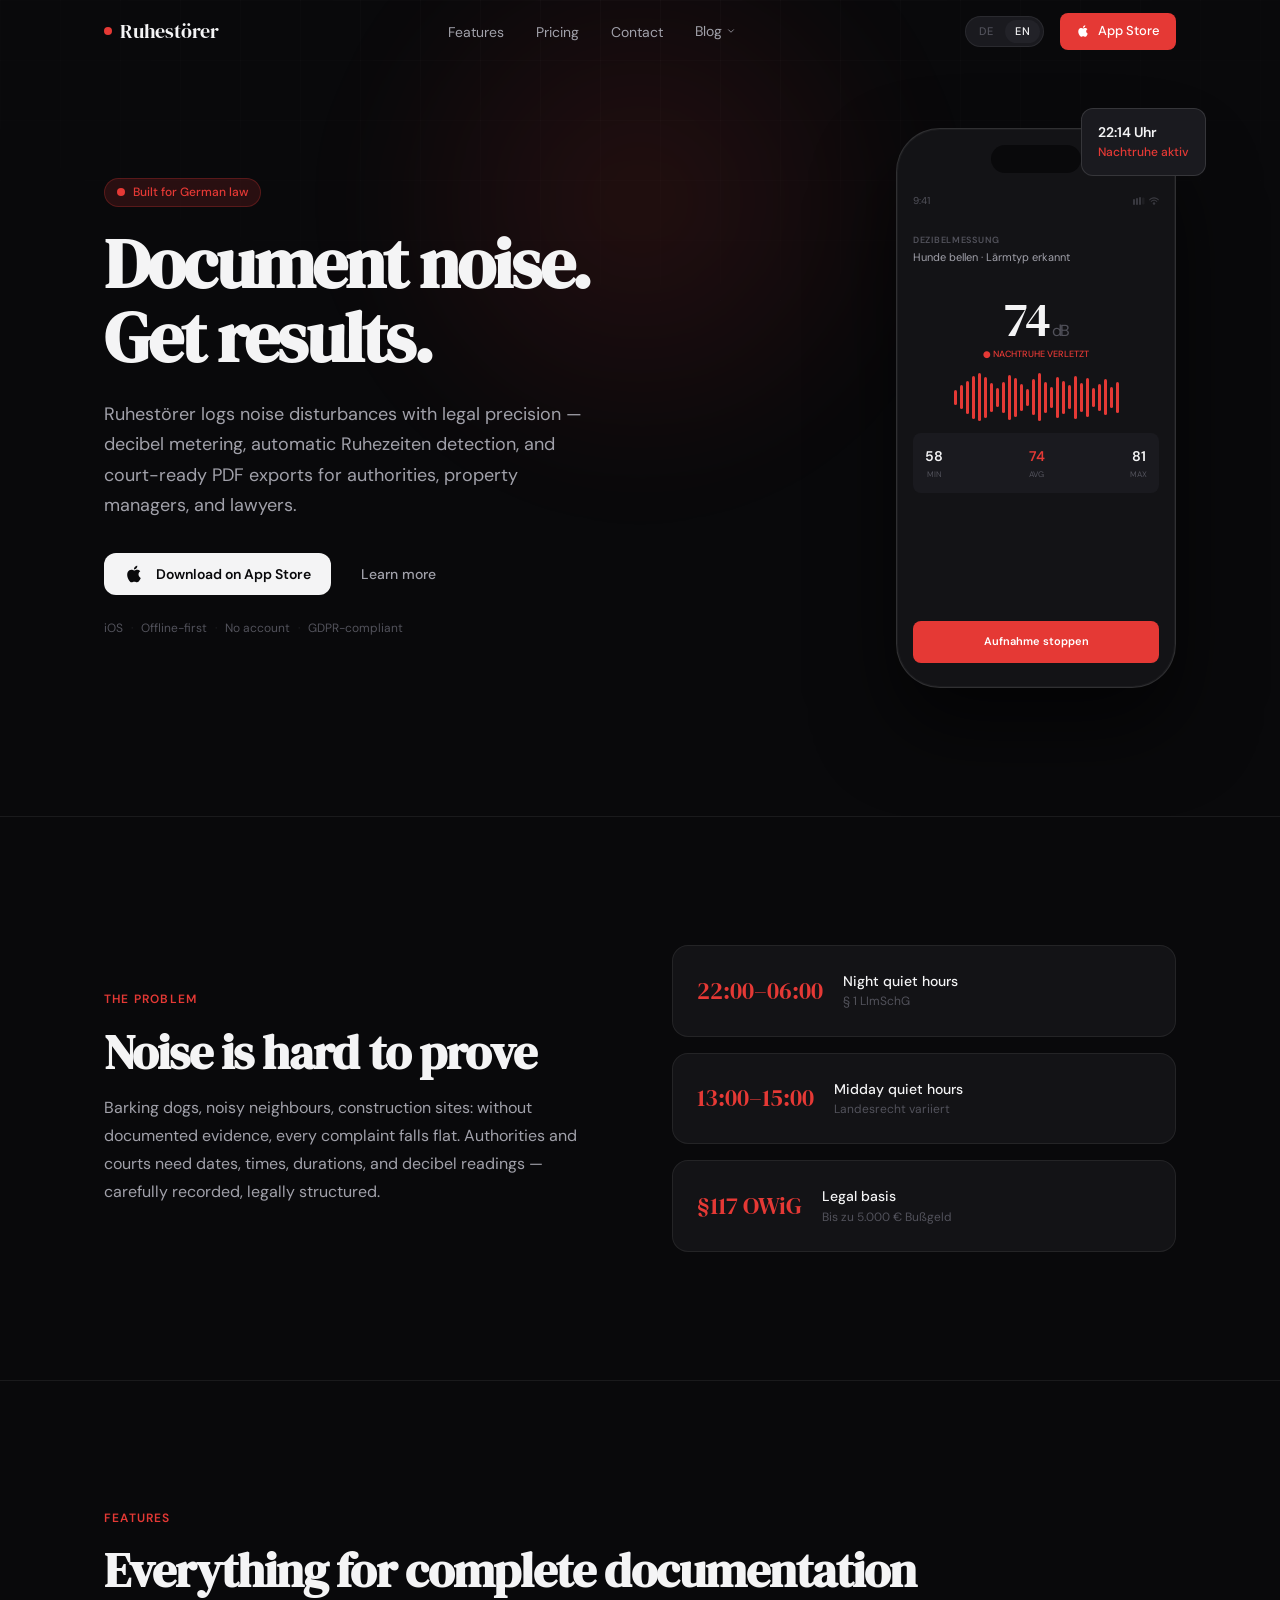
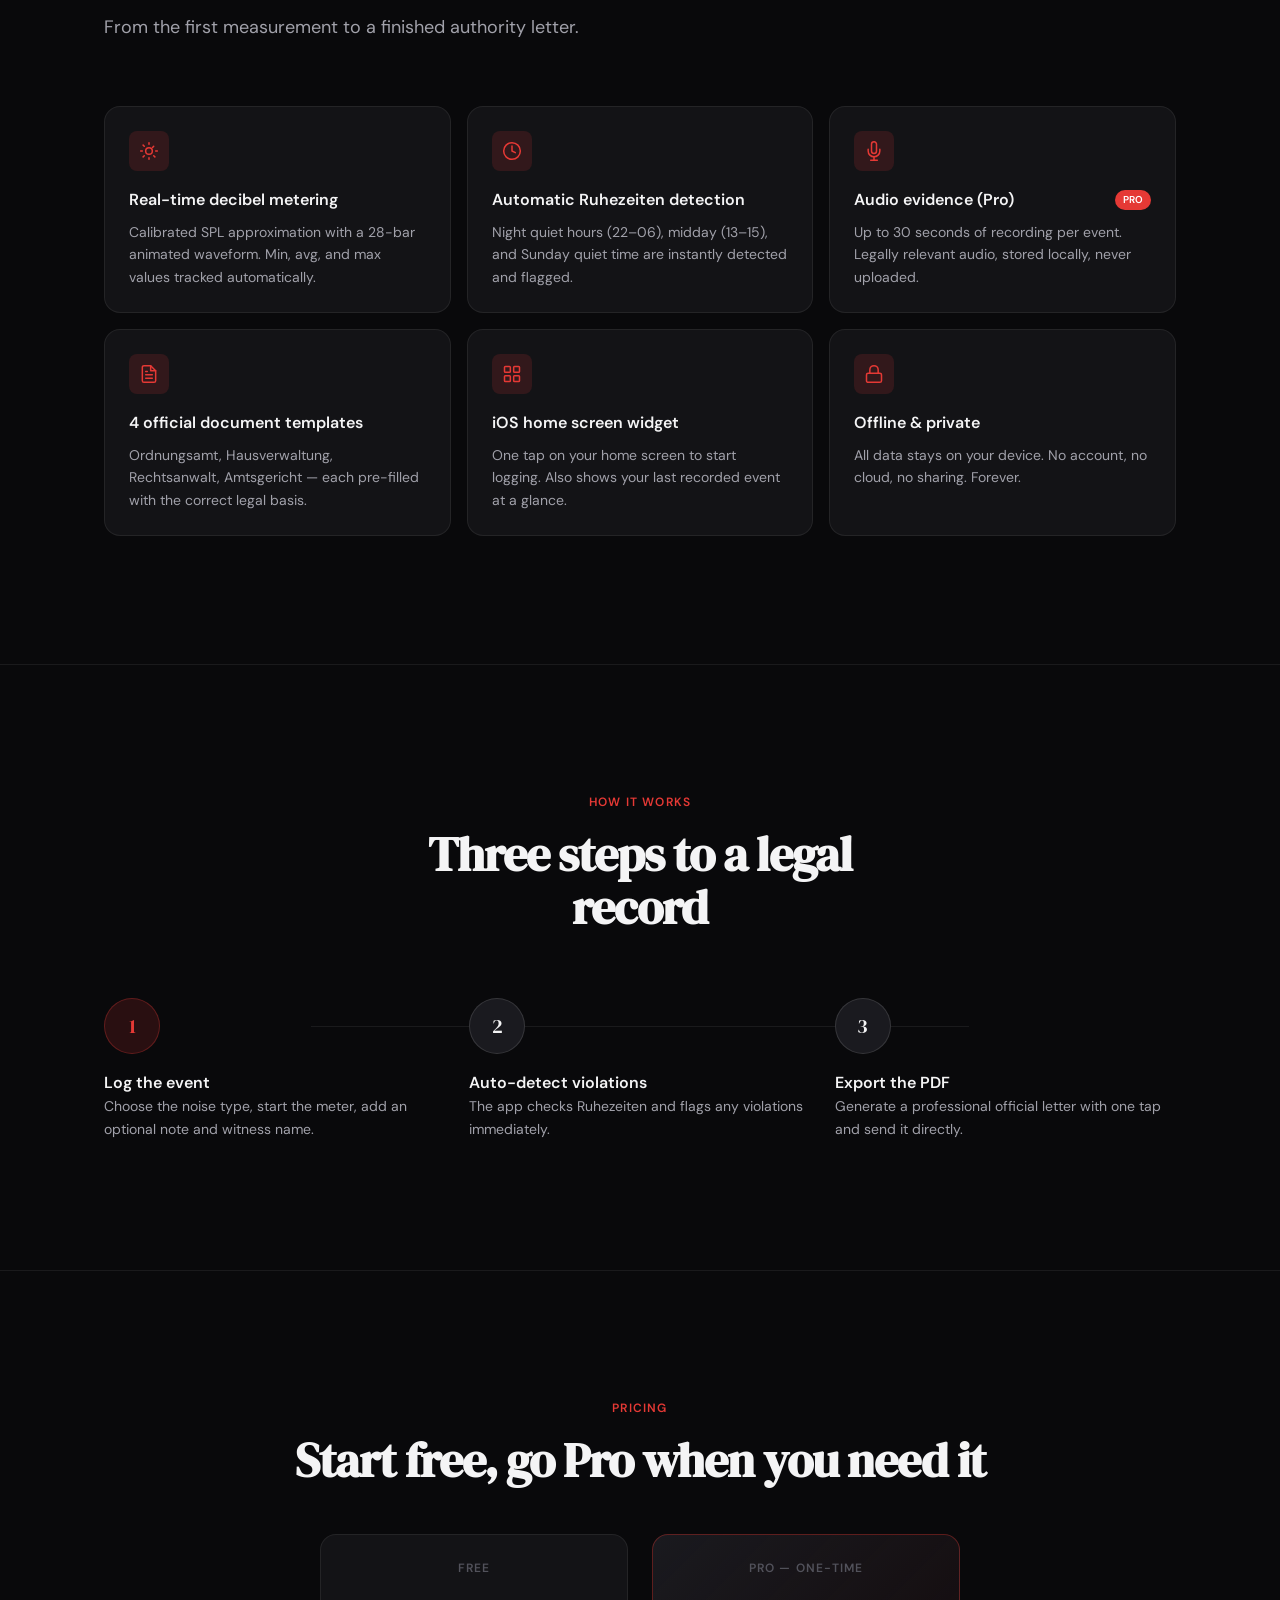
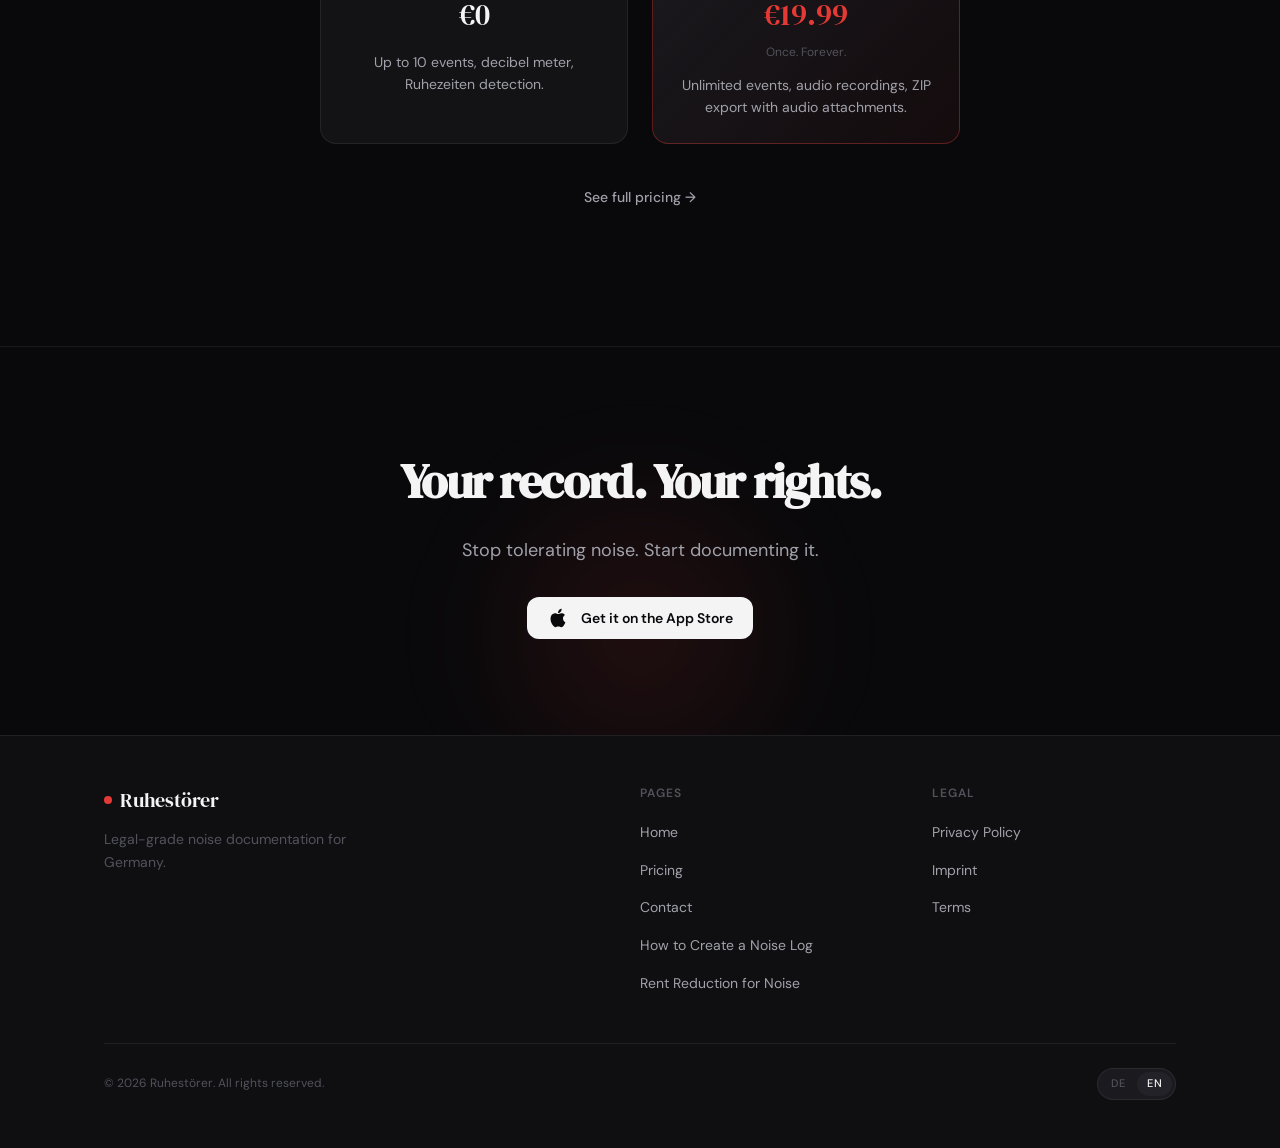
<file: index.html>
<!DOCTYPE html>
<html lang="de">
<head>
  <meta charset="UTF-8" />
  <meta name="viewport" content="width=device-width, initial-scale=1.0" />
  <title>Ruhestörer – Lärmprotokoll & Mietminderung App für iOS</title>
  <meta name="description" content="iOS-App zur rechtssicheren Dokumentation von Lärmbelästigungen. Dezibelmessung, Ruhezeiterkennung und PDF-Export für Mietminderung, Ordnungsamt und Gericht." />
  <link rel="canonical" href="https://appstore-code.github.io/ruhestoerer/" />
  <!-- OpenGraph -->
  <meta property="og:title" content="Ruhestörer – Lärmprotokoll & Mietminderung App für iOS" />
  <meta property="og:description" content="Rechtssichere Lärmdokumentation für Deutschland. Dezibelmesser, Ruhezeitverstöße, PDF-Export für Mietminderung und Ordnungsamt." />
  <meta property="og:type" content="website" />
  <meta property="og:url" content="https://appstore-code.github.io/ruhestoerer/" />
  <meta property="og:image" content="https://appstore-code.github.io/ruhestoerer/assets/images/og.png" />
  <!-- Twitter -->
  <meta name="twitter:card" content="summary_large_image" />
  <meta name="twitter:title" content="Ruhestörer – Lärmprotokoll App" />
  <meta name="twitter:description" content="Lärm rechtssicher dokumentieren. PDF-Export für Mietminderung, Ordnungsamt und Gericht." />
  <!-- Favicon -->
  <link rel="icon" type="image/svg+xml" href="assets/icons/favicon.svg" />
  <!-- Structured data -->
  <script type="application/ld+json">
  {
    "@context": "https://schema.org",
    "@graph": [
      {
        "@type": "Organization",
        "@id": "https://appstore-code.github.io/ruhestoerer/#organization",
        "name": "Ruhestörer",
        "url": "https://appstore-code.github.io/ruhestoerer/",
        "sameAs": [
          "https://apps.apple.com/de/app/id6763788979"
        ]
      },
      {
        "@type": "SoftwareApplication",
        "name": "Ruhestörer – Lärmprotokoll",
        "operatingSystem": "iOS",
        "applicationCategory": "UtilitiesApplication",
        "description": "iOS-App zur rechtssicheren Dokumentation von Lärmbelästigungen. Mit Dezibelmessung, automatischer Ruhezeiterkennung und PDF-Export für Mietminderung, Ordnungsamt und Gericht.",
        "url": "https://apps.apple.com/de/app/id6763788979",
        "offers": {
          "@type": "Offer",
          "price": "0",
          "priceCurrency": "EUR",
          "availability": "https://schema.org/InStock",
          "description": "Kostenloser Download; Pro-Upgrade einmalig 19,99 €"
        },
        "publisher": {
          "@id": "https://appstore-code.github.io/ruhestoerer/#organization"
        }
      },
      {
        "@type": "WebSite",
        "@id": "https://appstore-code.github.io/ruhestoerer/#website",
        "url": "https://appstore-code.github.io/ruhestoerer/",
        "name": "Ruhestörer",
        "publisher": {
          "@id": "https://appstore-code.github.io/ruhestoerer/#organization"
        },
        "inLanguage": "de"
      }
    ]
  }
  </script>
  <link rel="preconnect" href="https://fonts.googleapis.com">
  <link rel="preconnect" href="https://fonts.gstatic.com" crossorigin>
  <link rel="preload" href="https://fonts.googleapis.com/css2?family=DM+Serif+Display:ital@0;1&family=DM+Sans:ital,opsz,wght@0,9..40,300;0,9..40,400;0,9..40,500;0,9..40,600;1,9..40,300&display=swap" as="style" onload="this.onload=null;this.rel='stylesheet'">
  <noscript><link rel="stylesheet" href="https://fonts.googleapis.com/css2?family=DM+Serif+Display:ital@0;1&family=DM+Sans:ital,opsz,wght@0,9..40,300;0,9..40,400;0,9..40,500;0,9..40,600;1,9..40,300&display=swap"></noscript>
  <link rel="stylesheet" href="css/styles.css" />
<!-- GoatCounter analytics (cookieless, no consent banner needed) -->
<script data-goatcounter="https://ruhestoerer.goatcounter.com/count" async src="//gc.zgo.at/count.js"></script>
</head>
<body>

<div id="site-nav"></div>

<!-- ══════════════════════════════════════════════════════════
     HERO
══════════════════════════════════════════════════════════════ -->
<section aria-label="Hero" style="padding-top: calc(var(--nav-h) + var(--space-16)); padding-bottom: var(--space-32); position:relative; overflow:hidden;">

  <!-- Background glow -->
  <div class="glow-red" style="top:-100px; left:50%; transform:translateX(-50%); width:600px; height:600px;" aria-hidden="true"></div>

  <!-- Subtle grid texture -->
  <div aria-hidden="true" style="position:absolute;inset:0;background-image:linear-gradient(rgba(255,255,255,0.02) 1px,transparent 1px),linear-gradient(90deg,rgba(255,255,255,0.02) 1px,transparent 1px);background-size:60px 60px;pointer-events:none;mask-image:radial-gradient(ellipse 80% 50% at 50% 0%,black 0%,transparent 100%);"></div>

  <div class="container" style="position:relative;z-index:1;">
    <div style="display:flex; align-items:center; justify-content:space-between; gap:var(--space-12);">

      <!-- Left copy -->
      <div style="max-width:580px;">
        <div class="noise-badge reveal" data-delay="0">
          <svg width="8" height="8" viewBox="0 0 8 8" aria-hidden="true"><circle cx="4" cy="4" r="4" fill="currentColor"/></svg>
          <span data-i18n="hero.badge">Für deutsches Recht</span>
        </div>

        <h1 class="display reveal" data-delay="80" style="font-size:clamp(2.5rem,5.5vw,4.5rem);line-height:1.05;letter-spacing:-0.03em;margin-top:var(--space-5);margin-bottom:var(--space-6);">
          <span data-i18n="hero.headline">Lärm dokumentieren.<br>Recht bekommen.</span>
        </h1>

        <p class="reveal" data-delay="160" style="font-size:var(--text-lg);color:var(--text-secondary);line-height:1.7;margin-bottom:var(--space-8);max-width:480px;" data-i18n="hero.subhead">
          Ruhestörer protokolliert Lärmbelästigungen rechtssicher — mit Dezibelmessung, automatischer Ruhezeiterkennung und gerichtsfesten PDF-Exporten für Ordnungsamt, Hausverwaltung und Anwalt.
        </p>

        <div class="reveal" data-delay="240" style="display:flex;align-items:center;gap:var(--space-4);flex-wrap:wrap;">
          <!-- TODO: Replace href="https://apps.apple.com/app/id6763788979" with real App Store URL before publishing -->
          <a href="https://apps.apple.com/app/id6763788979" class="appstore-badge" aria-label="Im App Store laden">
            <svg width="20" height="20" viewBox="0 0 24 24" fill="currentColor" aria-hidden="true"><path d="M18.71 19.5c-.83 1.24-1.71 2.45-3.05 2.47-1.34.03-1.77-.79-3.29-.79-1.53 0-2 .77-3.27.82-1.31.05-2.3-1.32-3.14-2.53C4.25 17 2.94 12.45 4.7 9.39c.87-1.52 2.43-2.48 4.12-2.51 1.28-.02 2.5.87 3.29.87.78 0 2.26-1.07 3.8-.91.65.03 2.47.26 3.64 1.98-.09.06-2.17 1.28-2.15 3.81.03 3.02 2.65 4.03 2.68 4.04-.03.07-.42 1.44-1.38 2.83M13 3.5c.73-.83 1.94-1.46 2.94-1.5.13 1.17-.34 2.35-1.04 3.19-.69.85-1.83 1.51-2.95 1.42-.15-1.15.41-2.35 1.05-3.11"/></svg>
            <span data-i18n="hero.cta_primary">Im App Store laden</span>
          </a>
          <a href="#features" class="btn btn-ghost" data-i18n="hero.cta_secondary">Mehr erfahren</a>
        </div>

        <!-- Social proof micro-line -->
        <p class="reveal" data-delay="320" style="margin-top:var(--space-6);font-size:var(--text-xs);color:var(--text-muted);display:flex;align-items:center;gap:var(--space-2);">
          <span>iOS</span>
          <span style="opacity:0.3">·</span>
          <span>Offline-first</span>
          <span style="opacity:0.3">·</span>
          <span data-i18n="hero.no_account">Kein Account</span>
          <span style="opacity:0.3">·</span>
          <span data-i18n="hero.gdpr">DSGVO-konform</span>
        </p>
      </div>

      <!-- Right: phone mockup -->
      <div class="hero-visual reveal" data-delay="100" style="display:flex;align-items:center;justify-content:center;">
        <div class="phone-frame" role="img" aria-label="App-Vorschau: Dezibelmesser">
          <div class="phone-notch" aria-hidden="true"></div>
          <div class="phone-screen">

            <!-- Status bar -->
            <div style="display:flex;justify-content:space-between;align-items:center;font-size:10px;color:var(--text-muted);padding-top:var(--space-1);">
              <span>9:41</span>
              <div style="display:flex;gap:4px;align-items:center;">
                <svg width="12" height="8" viewBox="0 0 12 8" fill="currentColor" opacity="0.6"><rect x="0" y="2" width="2" height="6" rx="1"/><rect x="3" y="1" width="2" height="7" rx="1"/><rect x="6" y="0" width="2" height="8" rx="1"/><rect x="9" y="0.5" width="2.5" height="7" rx="1" opacity="0.3"/></svg>
                <svg width="10" height="8" viewBox="0 0 10 8" fill="currentColor" opacity="0.6"><path d="M5 1.5C3.2 1.5 1.7 2.3.7 3.5L0 2.8C1.2 1.3 3 0.3 5 0.3s3.8 1 5 2.5L9.3 3.5C8.3 2.3 6.8 1.5 5 1.5z"/><path d="M5 3.8C3.9 3.8 3 4.3 2.3 5L1.6 4.3C2.5 3.3 3.7 2.7 5 2.7s2.5.6 3.4 1.6L7.7 5C7 4.3 6.1 3.8 5 3.8z"/><circle cx="5" cy="6.5" r="1.2"/></svg>
              </div>
            </div>

            <!-- App header -->
            <div style="margin-top:var(--space-3);">
              <div style="font-size:9px;font-weight:600;letter-spacing:0.08em;text-transform:uppercase;color:var(--text-muted);">Dezibelmessung</div>
              <div style="font-size:11px;color:var(--text-secondary);margin-top:2px;">Hunde bellen · Lärmtyp erkannt</div>
            </div>

            <!-- dB big number -->
            <div style="text-align:center;margin-top:var(--space-4);">
              <div style="font-family:var(--font-display);font-size:3rem;line-height:1;color:var(--text-primary);letter-spacing:-0.04em;">
                <span class="db-display">74</span><span style="font-size:1rem;color:var(--text-muted);font-family:var(--font-body);margin-left:3px;">dB</span>
              </div>
              <div style="font-size:9px;color:var(--accent);margin-top:4px;font-weight:500;">● NACHTRUHE VERLETZT</div>
            </div>

            <!-- Waveform -->
            <div class="waveform" aria-hidden="true">
              <div class="wave-bar"></div><div class="wave-bar"></div><div class="wave-bar"></div>
              <div class="wave-bar"></div><div class="wave-bar"></div><div class="wave-bar"></div>
              <div class="wave-bar"></div><div class="wave-bar"></div><div class="wave-bar"></div>
              <div class="wave-bar"></div><div class="wave-bar"></div><div class="wave-bar"></div>
              <div class="wave-bar"></div><div class="wave-bar"></div><div class="wave-bar"></div>
              <div class="wave-bar"></div><div class="wave-bar"></div><div class="wave-bar"></div>
              <div class="wave-bar"></div><div class="wave-bar"></div><div class="wave-bar"></div>
              <div class="wave-bar"></div><div class="wave-bar"></div><div class="wave-bar"></div>
              <div class="wave-bar"></div><div class="wave-bar"></div><div class="wave-bar"></div>
              <div class="wave-bar"></div>
            </div>

            <!-- Stats row -->
            <div style="display:flex;justify-content:space-between;background:var(--surface2);border-radius:var(--radius-md);padding:var(--space-3);">
              <div style="text-align:center;">
                <div style="font-size:14px;font-weight:600;color:var(--text-primary);">58</div>
                <div style="font-size:8px;color:var(--text-muted);">MIN</div>
              </div>
              <div style="text-align:center;">
                <div style="font-size:14px;font-weight:600;color:var(--accent);">74</div>
                <div style="font-size:8px;color:var(--text-muted);">AVG</div>
              </div>
              <div style="text-align:center;">
                <div style="font-size:14px;font-weight:600;color:var(--text-primary);">81</div>
                <div style="font-size:8px;color:var(--text-muted);">MAX</div>
              </div>
            </div>

            <!-- Button mockup -->
            <div style="background:var(--accent);border-radius:var(--radius-md);padding:var(--space-3);text-align:center;font-size:11px;font-weight:600;color:#fff;margin-top:auto;">
              Aufnahme stoppen
            </div>

          </div>
        </div>

        <!-- Floating badge -->
        <div style="position:absolute;top:-20px;right:-30px;background:var(--surface2);border:1px solid var(--border-mid);border-radius:var(--radius-lg);padding:var(--space-3) var(--space-4);font-size:var(--text-xs);color:var(--text-secondary);">
          <div style="font-weight:600;color:var(--text-primary);font-size:var(--text-sm);">22:14 Uhr</div>
          <div style="color:var(--accent);font-weight:500;">Nachtruhe aktiv</div>
        </div>

      </div>

    </div>
  </div>
</section>

<!-- ══════════════════════════════════════════════════════════
     THE PROBLEM
══════════════════════════════════════════════════════════════ -->
<section class="section" style="border-top:1px solid var(--border);">
  <div class="container">
    <div style="display:grid;grid-template-columns:1fr 1fr;gap:var(--space-16);align-items:center;">
      <div class="reveal">
        <p class="section-label" data-i18n="problem.label">Das Problem</p>
        <h2 class="section-title" data-i18n="problem.title">Lärm ist schwer zu beweisen</h2>
        <p style="font-size:var(--text-base);color:var(--text-secondary);line-height:1.75;" data-i18n="problem.body">
          Ob bellende Hunde, feiernde Nachbarn oder Baustellen: Ohne dokumentierte Beweise verpufft jede Beschwerde.
        </p>
      </div>

      <div style="display:flex;flex-direction:column;gap:var(--space-4);">
        <!-- Stat cards -->
        <div class="card reveal" data-delay="0" style="display:flex;align-items:center;gap:var(--space-5);">
          <div style="font-family:var(--font-display);font-size:var(--text-2xl);color:var(--accent);min-width:100px;" data-i18n="problem.stat1">22:00–06:00</div>
          <div>
            <div style="font-size:var(--text-sm);font-weight:500;color:var(--text-primary);" data-i18n="problem.stat1_label">Nachtruhe</div>
            <div style="font-size:var(--text-xs);color:var(--text-muted);">§ 1 LImSchG</div>
          </div>
        </div>
        <div class="card reveal" data-delay="60" style="display:flex;align-items:center;gap:var(--space-5);">
          <div style="font-family:var(--font-display);font-size:var(--text-2xl);color:var(--accent);min-width:100px;" data-i18n="problem.stat2">13:00–15:00</div>
          <div>
            <div style="font-size:var(--text-sm);font-weight:500;color:var(--text-primary);" data-i18n="problem.stat2_label">Mittagsruhe</div>
            <div style="font-size:var(--text-xs);color:var(--text-muted);">Landesrecht variiert</div>
          </div>
        </div>
        <div class="card reveal" data-delay="120" style="display:flex;align-items:center;gap:var(--space-5);">
          <div style="font-family:var(--font-display);font-size:var(--text-2xl);color:var(--accent);min-width:100px;" data-i18n="problem.stat3">§117 OWiG</div>
          <div>
            <div style="font-size:var(--text-sm);font-weight:500;color:var(--text-primary);" data-i18n="problem.stat3_label">Rechtsgrundlage</div>
            <div style="font-size:var(--text-xs);color:var(--text-muted);">Bis zu 5.000 € Bußgeld</div>
          </div>
        </div>
      </div>
    </div>
  </div>
</section>

<!-- ══════════════════════════════════════════════════════════
     FEATURES
══════════════════════════════════════════════════════════════ -->
<section class="section" id="features" style="border-top:1px solid var(--border);">
  <div class="container">
    <div style="margin-bottom:var(--space-16);">
      <p class="section-label reveal" data-i18n="features.label">Funktionen</p>
      <h2 class="section-title reveal" data-delay="60" data-i18n="features.title">Alles für eine lückenlose Dokumentation</h2>
      <p class="section-subtitle reveal" data-delay="120" data-i18n="features.subtitle">Von der ersten Messung bis zum fertig ausgefüllten Behördenschreiben.</p>
    </div>

    <div class="features-grid">

      <!-- F1: dB meter -->
      <div class="feature-card reveal" data-delay="0">
        <div class="feature-icon" aria-hidden="true">
          <svg width="20" height="20" viewBox="0 0 24 24" fill="none" stroke-width="1.8" stroke="currentColor" stroke-linecap="round" stroke-linejoin="round">
            <path d="M2 12h2M20 12h2M12 2v2M12 20v2"/><circle cx="12" cy="12" r="4"/><path d="M4.93 4.93l1.41 1.41M17.66 17.66l1.41 1.41M17.66 6.34l-1.41 1.41M6.34 17.66l-1.41 1.41"/>
          </svg>
        </div>
        <h3 class="feature-title" data-i18n="features.f1_title">Echtzeit-Dezibelmessung</h3>
        <p class="feature-desc" data-i18n="features.f1_desc">Kalibrierte SPL-Näherung mit 28-Balken-Wellenform.</p>
      </div>

      <!-- F2: Ruhezeiten -->
      <div class="feature-card reveal" data-delay="60">
        <div class="feature-icon" aria-hidden="true">
          <svg width="20" height="20" viewBox="0 0 24 24" fill="none" stroke-width="1.8" stroke="currentColor" stroke-linecap="round" stroke-linejoin="round">
            <circle cx="12" cy="12" r="10"/><path d="M12 6v6l4 2"/>
          </svg>
        </div>
        <h3 class="feature-title" data-i18n="features.f2_title">Automatische Ruhezeiterkennung</h3>
        <p class="feature-desc" data-i18n="features.f2_desc">Nacht-, Mittags- und Sonntagsruhe werden sofort erkannt.</p>
      </div>

      <!-- F3: Audio -->
      <div class="feature-card reveal" data-delay="120">
        <div class="feature-icon" aria-hidden="true">
          <svg width="20" height="20" viewBox="0 0 24 24" fill="none" stroke-width="1.8" stroke="currentColor" stroke-linecap="round" stroke-linejoin="round">
            <path d="M12 1a3 3 0 0 0-3 3v8a3 3 0 0 0 6 0V4a3 3 0 0 0-3-3z"/><path d="M19 10v2a7 7 0 0 1-14 0v-2"/><line x1="12" x2="12" y1="19" y2="23"/><line x1="8" x2="16" y1="23" y2="23"/>
          </svg>
        </div>
        <div style="display:flex;align-items:center;justify-content:space-between;margin-bottom:var(--space-2);">
          <h3 class="feature-title" style="margin-bottom:0;" data-i18n="features.f3_title">Audio-Beweise</h3>
          <span style="font-size:10px;font-weight:600;background:var(--accent);color:#fff;padding:2px 8px;border-radius:var(--radius-full);">PRO</span>
        </div>
        <p class="feature-desc" data-i18n="features.f3_desc">Bis zu 30 Sekunden Aufnahme, lokal gespeichert.</p>
      </div>

      <!-- F4: PDF templates -->
      <div class="feature-card reveal" data-delay="0">
        <div class="feature-icon" aria-hidden="true">
          <svg width="20" height="20" viewBox="0 0 24 24" fill="none" stroke-width="1.8" stroke="currentColor" stroke-linecap="round" stroke-linejoin="round">
            <path d="M14 2H6a2 2 0 0 0-2 2v16a2 2 0 0 0 2 2h12a2 2 0 0 0 2-2V8z"/><polyline points="14 2 14 8 20 8"/><line x1="16" x2="8" y1="13" y2="13"/><line x1="16" x2="8" y1="17" y2="17"/><polyline points="10 9 9 9 8 9"/>
          </svg>
        </div>
        <h3 class="feature-title" data-i18n="features.f4_title">4 Behördenvorlagen</h3>
        <p class="feature-desc" data-i18n="features.f4_desc">Ordnungsamt, Hausverwaltung, Rechtsanwalt, Amtsgericht.</p>
      </div>

      <!-- F5: Widget -->
      <div class="feature-card reveal" data-delay="60">
        <div class="feature-icon" aria-hidden="true">
          <svg width="20" height="20" viewBox="0 0 24 24" fill="none" stroke-width="1.8" stroke="currentColor" stroke-linecap="round" stroke-linejoin="round">
            <rect x="3" y="3" width="7" height="7" rx="1"/><rect x="14" y="3" width="7" height="7" rx="1"/><rect x="3" y="14" width="7" height="7" rx="1"/><rect x="14" y="14" width="7" height="7" rx="1"/>
          </svg>
        </div>
        <h3 class="feature-title" data-i18n="features.f5_title">iOS-Widget</h3>
        <p class="feature-desc" data-i18n="features.f5_desc">Ein Tipp auf den Homescreen startet sofort die Protokollierung.</p>
      </div>

      <!-- F6: Offline -->
      <div class="feature-card reveal" data-delay="120">
        <div class="feature-icon" aria-hidden="true">
          <svg width="20" height="20" viewBox="0 0 24 24" fill="none" stroke-width="1.8" stroke="currentColor" stroke-linecap="round" stroke-linejoin="round">
            <rect x="3" y="11" width="18" height="11" rx="2" ry="2"/><path d="M7 11V7a5 5 0 0 1 10 0v4"/>
          </svg>
        </div>
        <h3 class="feature-title" data-i18n="features.f6_title">Offline & privat</h3>
        <p class="feature-desc" data-i18n="features.f6_desc">Alle Daten bleiben auf deinem Gerät. Kein Account, keine Cloud.</p>
      </div>

    </div>
  </div>
</section>

<!-- ══════════════════════════════════════════════════════════
     HOW IT WORKS
══════════════════════════════════════════════════════════════ -->
<section class="section" id="how-it-works" style="border-top:1px solid var(--border);">
  <div class="container">
    <div style="text-align:center;max-width:540px;margin-inline:auto;margin-bottom:var(--space-16);">
      <p class="section-label reveal" data-i18n="steps.label">So funktioniert's</p>
      <h2 class="section-title reveal" data-delay="60" data-i18n="steps.title">In drei Schritten zur Dokumentation</h2>
    </div>

    <div class="steps">
      <div class="step reveal" data-delay="0">
        <div class="step-num accent">1</div>
        <div>
          <div class="step-title" data-i18n="steps.s1_title">Ereignis erfassen</div>
          <p class="step-desc" data-i18n="steps.s1_desc">Lärmtyp auswählen, Dezibelmeter starten, Notiz und Zeuge hinzufügen.</p>
        </div>
      </div>
      <div class="step reveal" data-delay="80">
        <div class="step-num">2</div>
        <div>
          <div class="step-title" data-i18n="steps.s2_title">Automatisch prüfen</div>
          <p class="step-desc" data-i18n="steps.s2_desc">Die App erkennt Ruhezeitverstöße und markiert das Ereignis.</p>
        </div>
      </div>
      <div class="step reveal" data-delay="160">
        <div class="step-num">3</div>
        <div>
          <div class="step-title" data-i18n="steps.s3_title">PDF exportieren</div>
          <p class="step-desc" data-i18n="steps.s3_desc">Professionelles Behördenschreiben mit einem Tipp generieren und versenden.</p>
        </div>
      </div>
    </div>
  </div>
</section>

<!-- ══════════════════════════════════════════════════════════
     PRICING TEASER
══════════════════════════════════════════════════════════════ -->
<section class="section" style="border-top:1px solid var(--border);">
  <div class="container">
    <div style="text-align:center;margin-bottom:var(--space-12);">
      <p class="section-label reveal" data-i18n="pricing_teaser.label">Preise</p>
      <h2 class="section-title reveal" data-delay="60" data-i18n="pricing_teaser.title">Kostenlos starten, Pro wenn du's brauchst</h2>
    </div>

    <div style="display:grid;grid-template-columns:1fr 1fr;gap:var(--space-6);max-width:640px;margin-inline:auto;">

      <!-- Free -->
      <div class="card reveal" data-delay="0" style="text-align:center;">
        <div class="pricing-tier" data-i18n="pricing_teaser.free_title">Kostenlos</div>
        <div style="font-family:var(--font-display);font-size:var(--text-3xl);margin-bottom:var(--space-3);">€0</div>
        <p style="font-size:var(--text-sm);color:var(--text-secondary);" data-i18n="pricing_teaser.free_desc">Bis zu 10 Ereignisse, Dezibelmeter, Ruhezeiterkennung, PDF-Export.</p>
      </div>

      <!-- Pro -->
      <div class="card reveal" data-delay="80" style="text-align:center;border-color:rgba(229,57,53,0.35);background:linear-gradient(135deg,var(--surface2) 0%,rgba(229,57,53,0.05) 100%);">
        <div class="pricing-tier" data-i18n="pricing_teaser.pro_title">Pro</div>
        <div style="font-family:var(--font-display);font-size:var(--text-3xl);color:var(--accent);margin-bottom:var(--space-1);" data-i18n="pricing_teaser.pro_price">19,99 €</div>
        <div style="font-size:var(--text-xs);color:var(--text-muted);margin-bottom:var(--space-3);" data-i18n="pricing_teaser.pro_cadence">Einmalig. Für immer.</div>
        <p style="font-size:var(--text-sm);color:var(--text-secondary);" data-i18n="pricing_teaser.pro_desc">Unbegrenzte Ereignisse, Audio, ZIP-Export.</p>
      </div>

    </div>

    <div style="text-align:center;margin-top:var(--space-8);">
      <a href="pricing.html" class="btn btn-ghost" data-i18n="pricing_teaser.see_all">Alle Preise ansehen →</a>
    </div>
  </div>
</section>

<!-- ══════════════════════════════════════════════════════════
     CTA BAND
══════════════════════════════════════════════════════════════ -->
<section style="border-top:1px solid var(--border);padding-block:var(--space-24);position:relative;overflow:hidden;">
  <div class="glow-red" aria-hidden="true" style="bottom:-100px;left:50%;transform:translateX(-50%);"></div>
  <div class="container" style="text-align:center;position:relative;z-index:1;">
    <h2 class="display reveal" style="font-size:clamp(var(--text-3xl),5vw,var(--text-5xl));letter-spacing:-0.03em;margin-bottom:var(--space-4);" data-i18n="cta.title">Dein Protokoll. Dein Recht.</h2>
    <p class="reveal" data-delay="80" style="font-size:var(--text-lg);color:var(--text-secondary);margin-bottom:var(--space-8);" data-i18n="cta.subtitle">Hör auf, Lärm zu ertragen. Fang an, ihn zu dokumentieren.</p>
    <!-- TODO: Replace href="https://apps.apple.com/app/id6763788979" with real App Store URL -->
    <a href="https://apps.apple.com/app/id6763788979" class="appstore-badge reveal" data-delay="160" style="display:inline-flex;">
      <svg width="22" height="22" viewBox="0 0 24 24" fill="currentColor" aria-hidden="true"><path d="M18.71 19.5c-.83 1.24-1.71 2.45-3.05 2.47-1.34.03-1.77-.79-3.29-.79-1.53 0-2 .77-3.27.82-1.31.05-2.3-1.32-3.14-2.53C4.25 17 2.94 12.45 4.7 9.39c.87-1.52 2.43-2.48 4.12-2.51 1.28-.02 2.5.87 3.29.87.78 0 2.26-1.07 3.8-.91.65.03 2.47.26 3.64 1.98-.09.06-2.17 1.28-2.15 3.81.03 3.02 2.65 4.03 2.68 4.04-.03.07-.42 1.44-1.38 2.83M13 3.5c.73-.83 1.94-1.46 2.94-1.5.13 1.17-.34 2.35-1.04 3.19-.69.85-1.83 1.51-2.95 1.42-.15-1.15.41-2.35 1.05-3.11"/></svg>
      <span data-i18n="cta.btn">Jetzt im App Store</span>
    </a>
  </div>
</section>

<div id="site-footer"></div>

<script>window.SITE_ROOT = '';</script>
<script src="js/partials.js"></script>
</body>
</html>
</file>
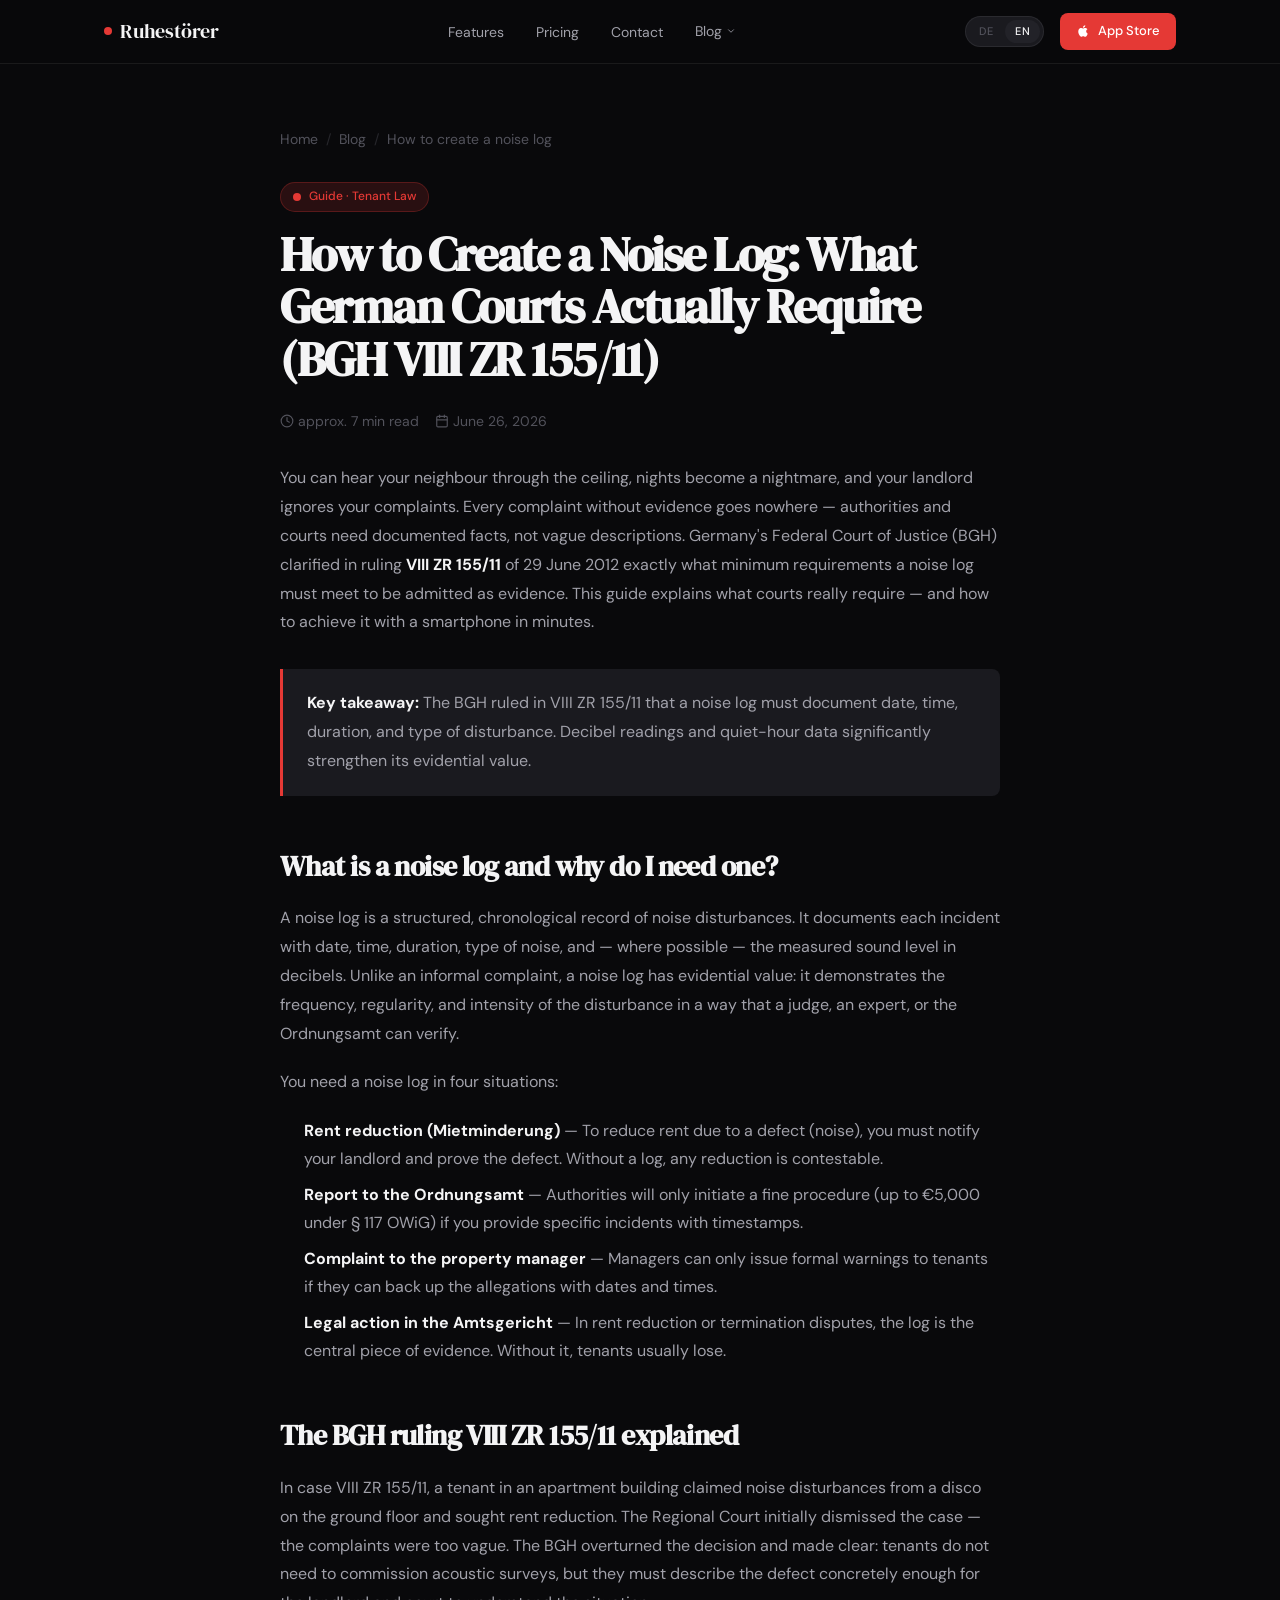
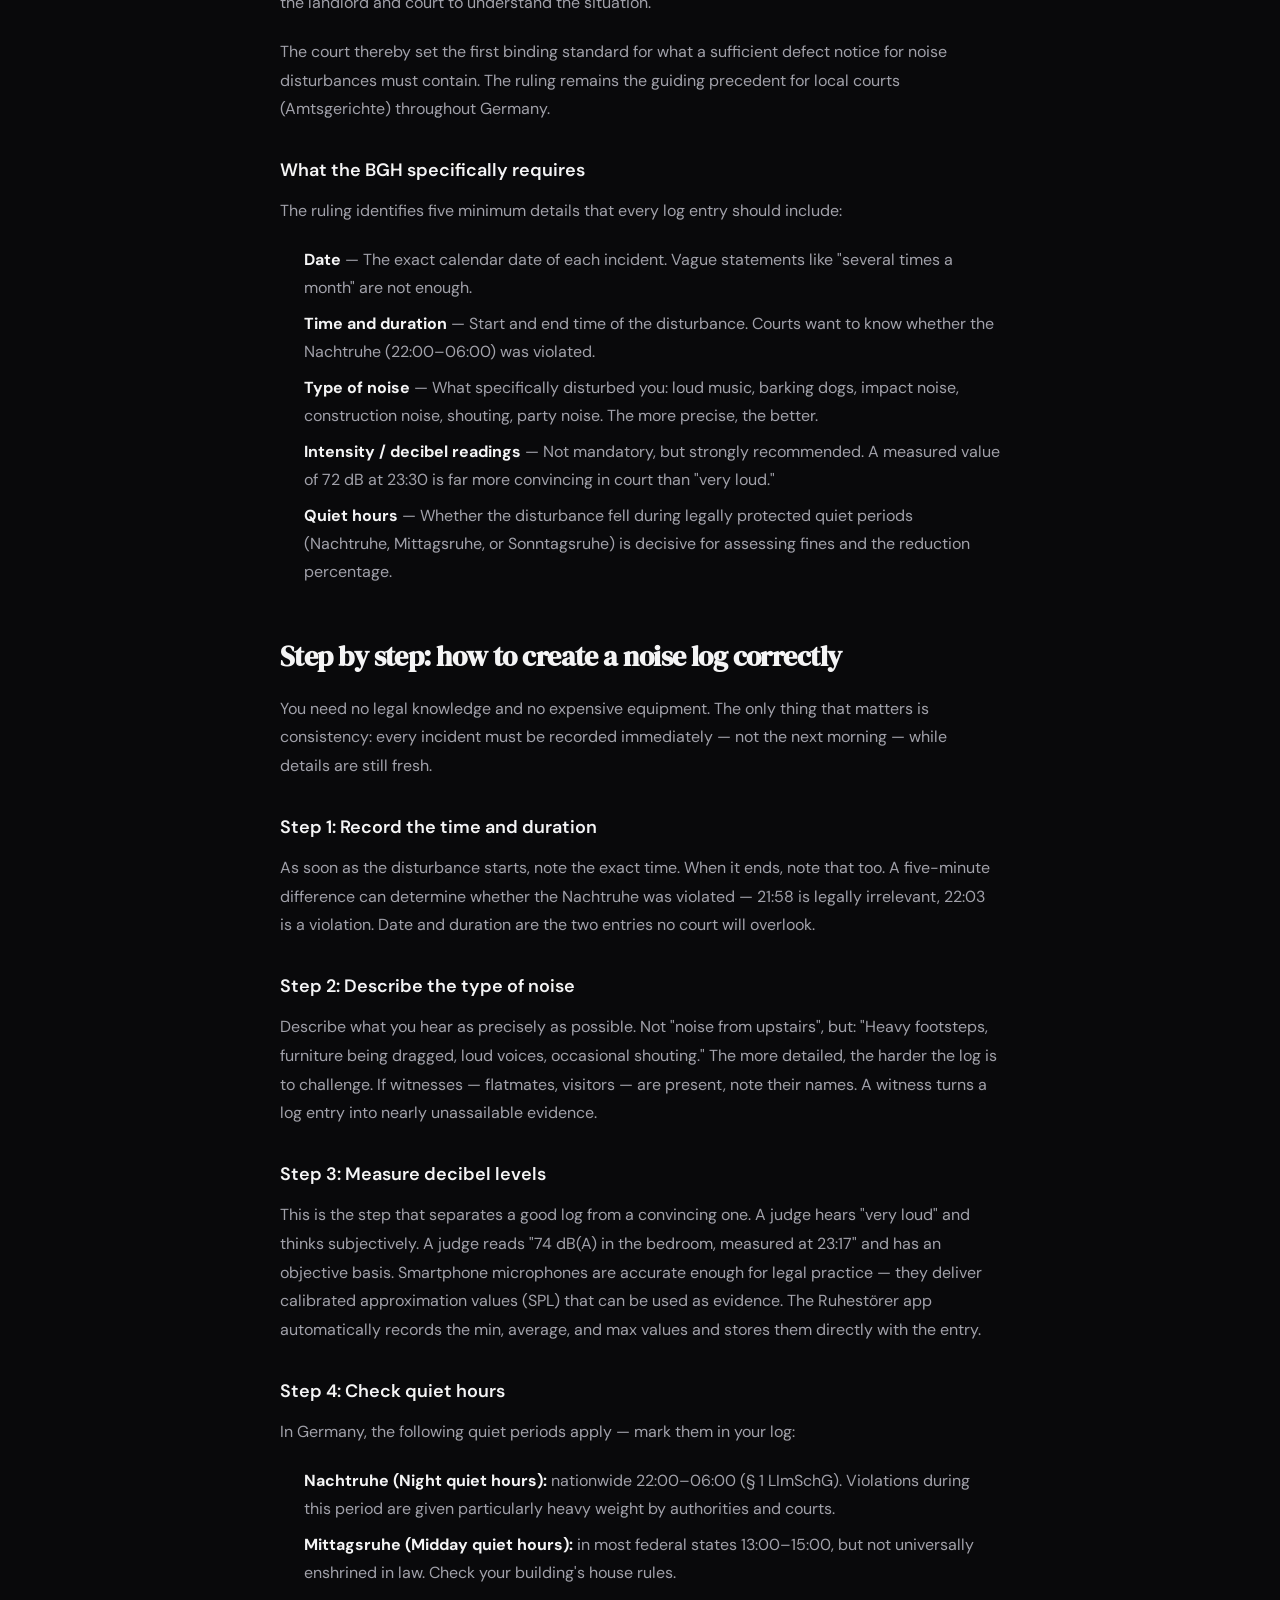
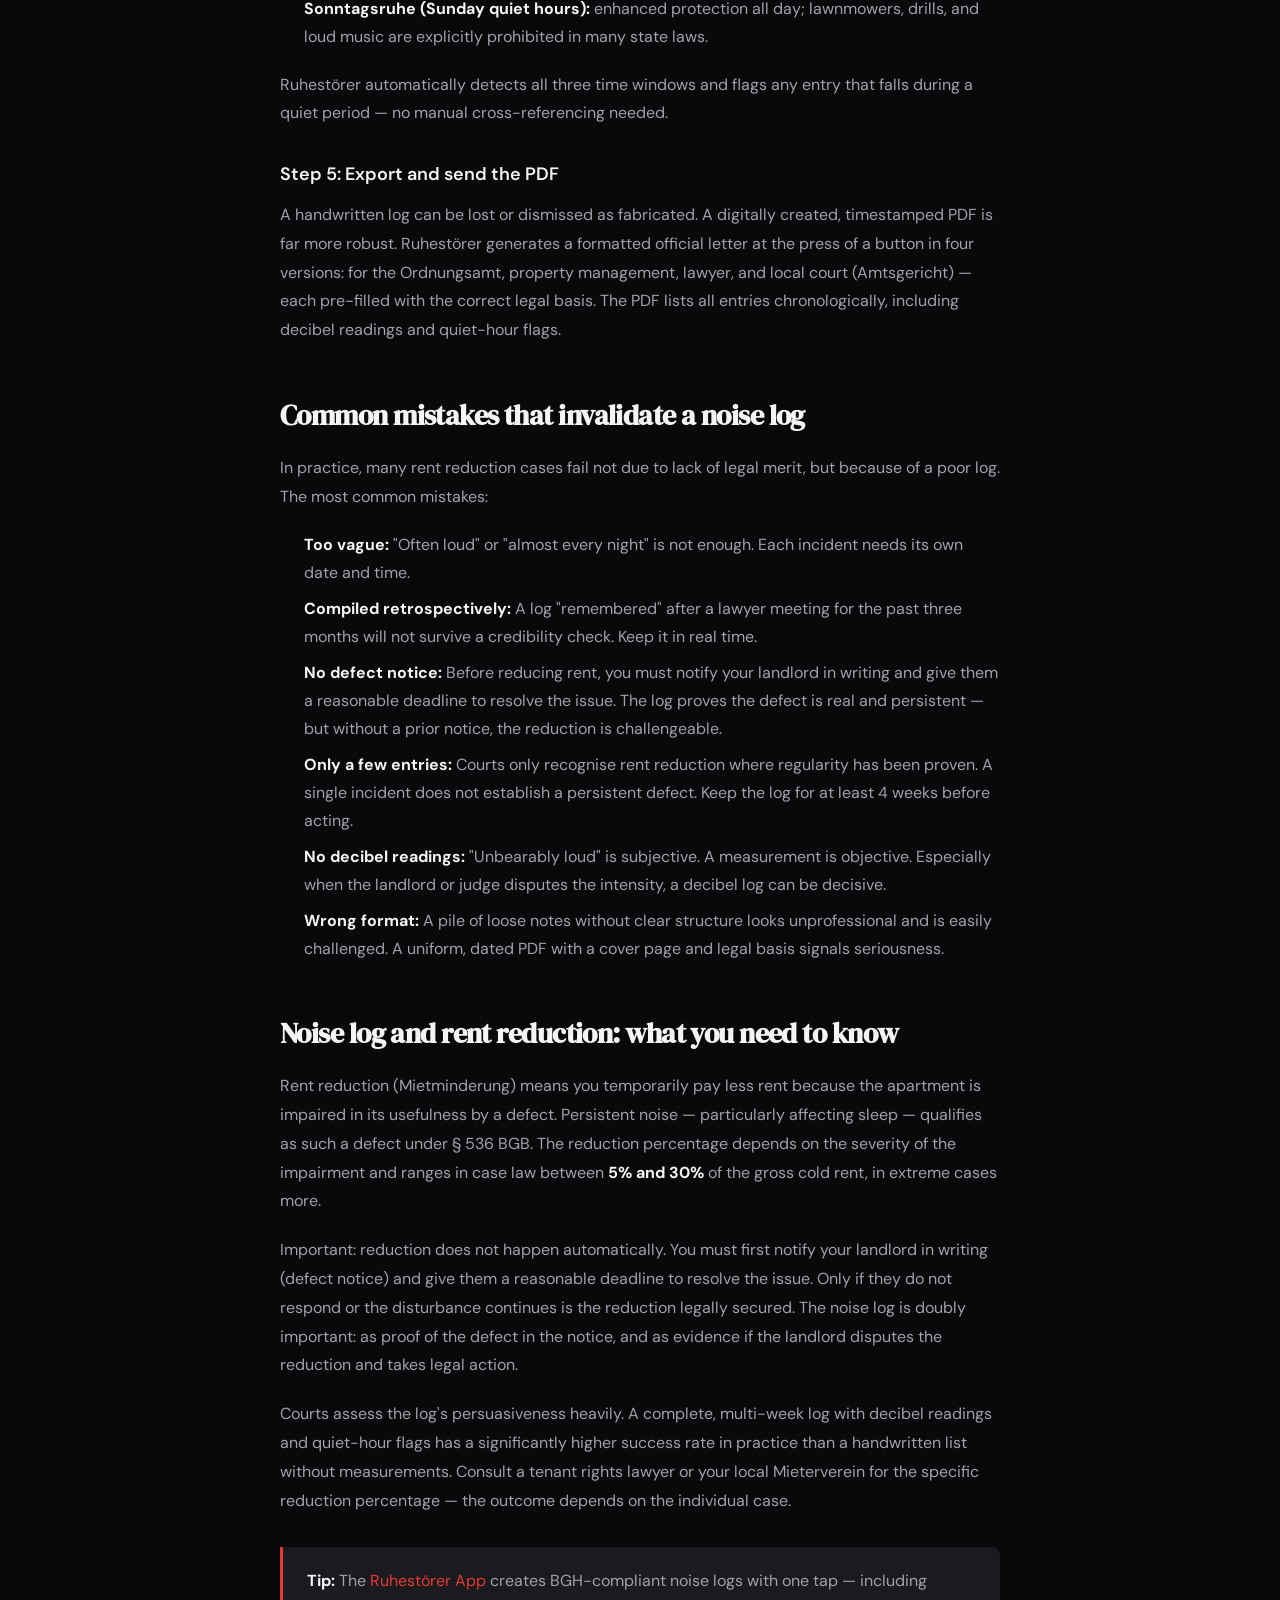
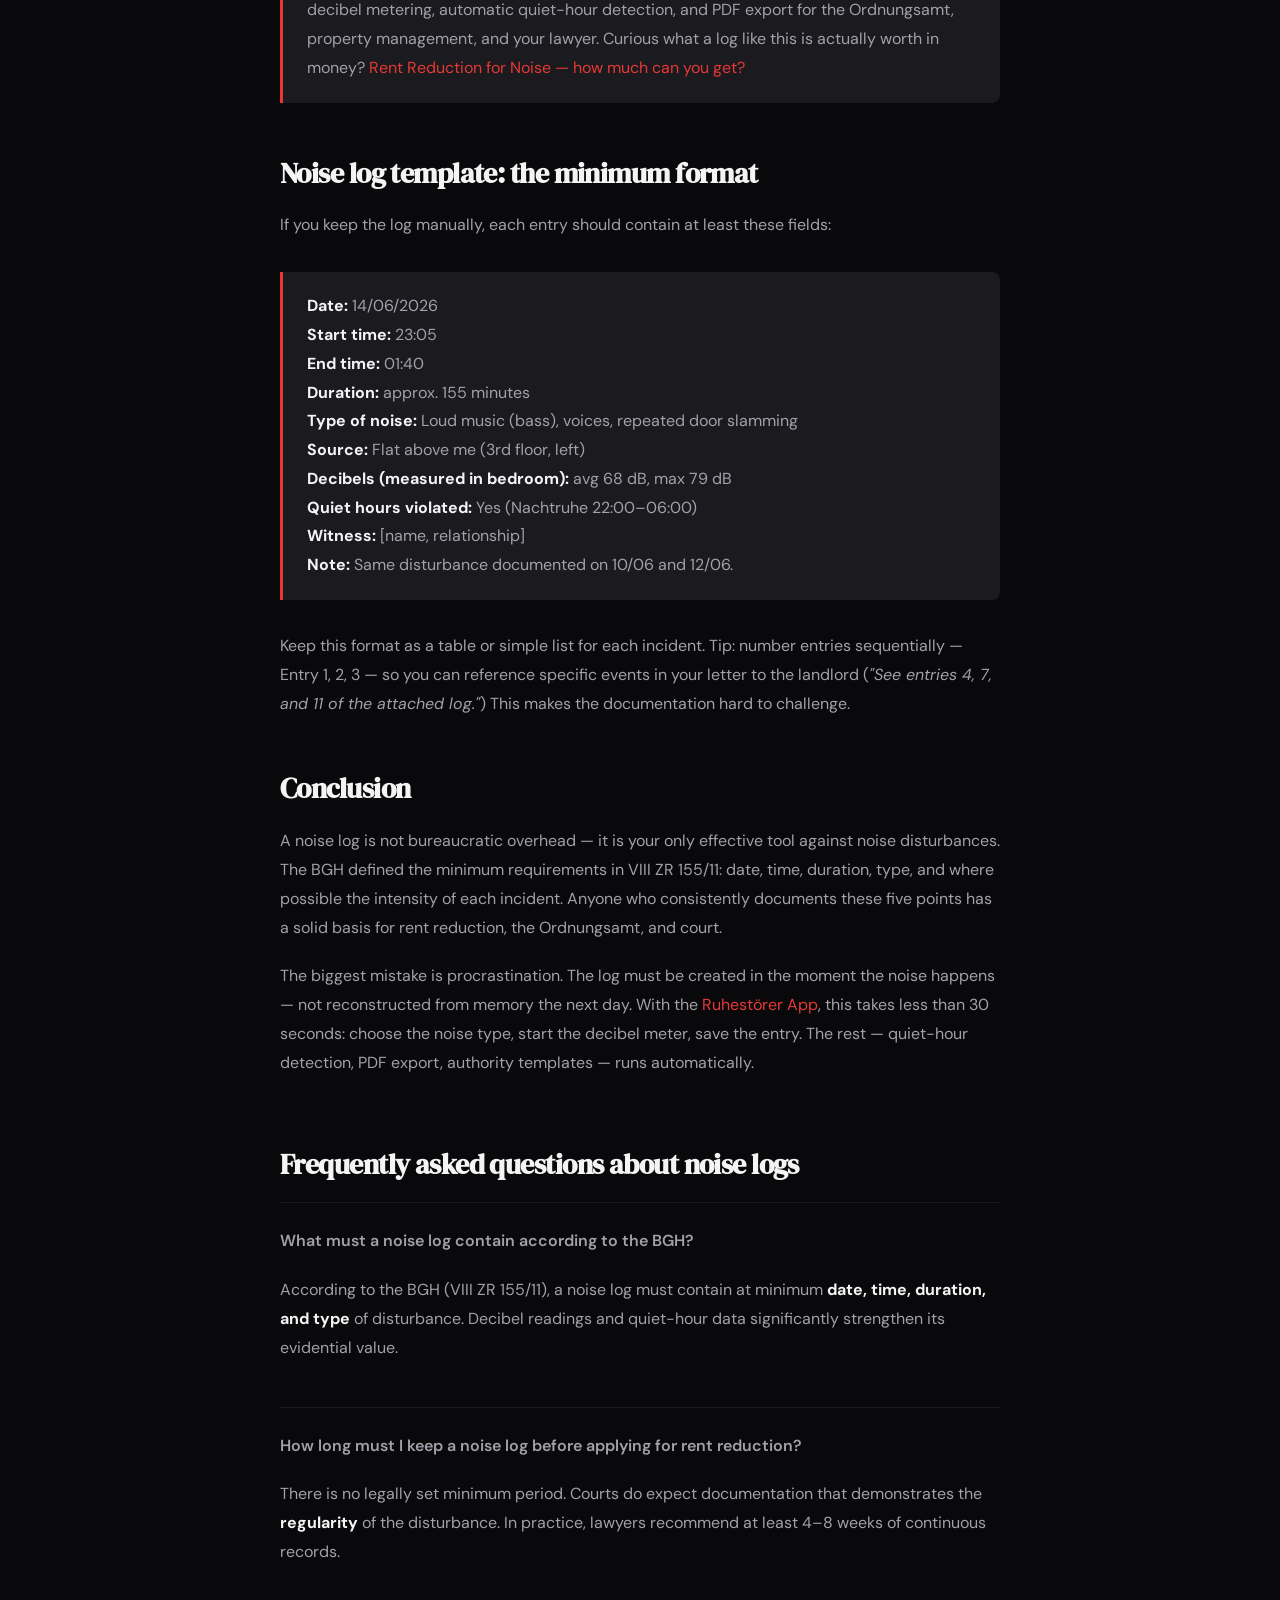
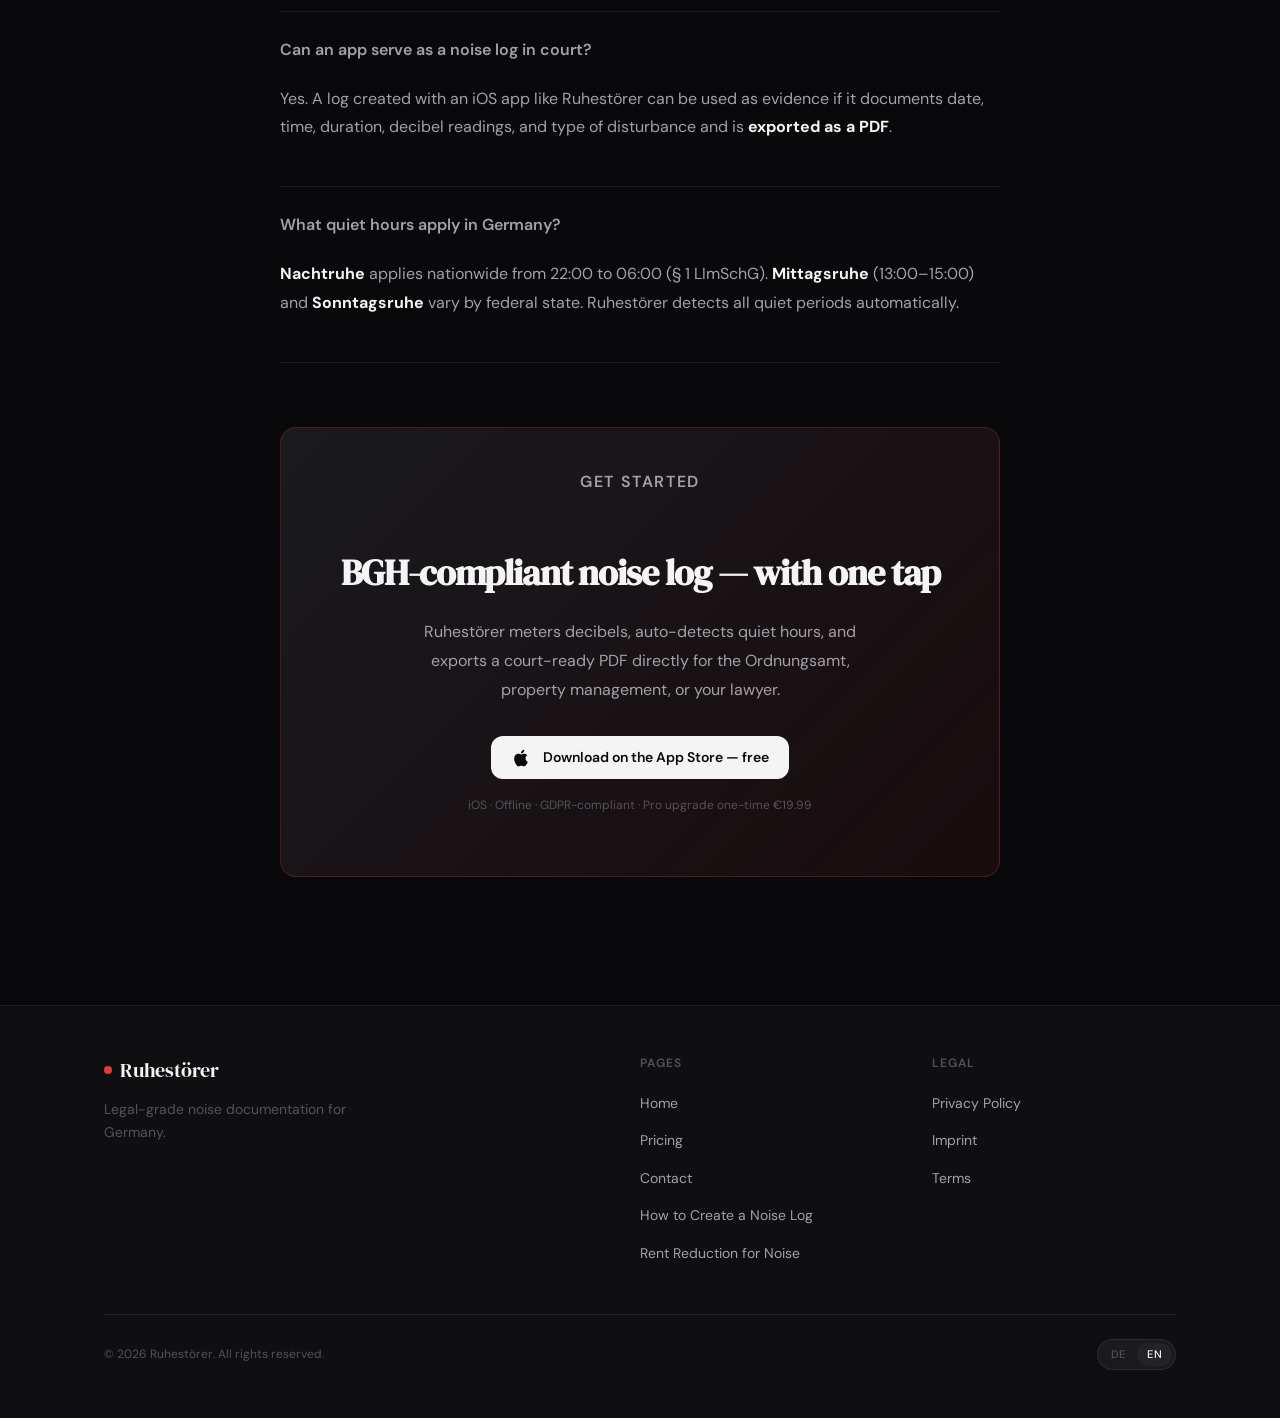
<file: ratgeber/laermprotokoll-erstellen/index.html>
<!DOCTYPE html>
<html lang="de">
<head>
  <meta charset="UTF-8" />
  <meta name="viewport" content="width=device-width, initial-scale=1.0" />
  <title>Lärmprotokoll erstellen: Was das Gericht laut BGH verlangt – Ruhestörer</title>
  <meta name="description" content="BGH-Urteil VIII ZR 155/11: Was muss ein Lärmprotokoll enthalten, damit es vor Gericht Bestand hat? Datum, Uhrzeit, Dauer, Dezibelwerte und Ruhezeiten — so geht's richtig." />
  <link rel="canonical" href="https://appstore-code.github.io/ruhestoerer/ratgeber/laermprotokoll-erstellen/" />
  <meta property="og:title" content="Lärmprotokoll erstellen: Was das Gericht laut BGH verlangt" />
  <meta property="og:description" content="BGH VIII ZR 155/11: Datum, Uhrzeit, Dauer, Dezibel — so erstellt ihr ein gerichtsfestes Lärmprotokoll für Mietminderung." />
  <meta property="og:type" content="article" />
  <meta property="og:url" content="https://appstore-code.github.io/ruhestoerer/ratgeber/laermprotokoll-erstellen/" />
  <!-- PLACEHOLDER: add og:image once you have a blog hero image -->
  <!-- <meta property="og:image" content="https://appstore-code.github.io/ruhestoerer/assets/images/ratgeber-laermprotokoll.jpg" /> -->
  <meta name="twitter:card" content="summary_large_image" />
  <meta name="twitter:title" content="Lärmprotokoll erstellen: Was der BGH wirklich verlangt" />
  <meta name="twitter:description" content="BGH VIII ZR 155/11 erklärt: Datum, Uhrzeit, Dauer, Dezibel — das muss ins Lärmprotokoll." />
  <link rel="icon" type="image/svg+xml" href="../../assets/icons/favicon.svg" />

  <!-- Structured data: Article -->
  <script type="application/ld+json">
  {
    "@context": "https://schema.org",
    "@type": "Article",
    "headline": "Lärmprotokoll erstellen: Was das Gericht laut BGH wirklich verlangt (VIII ZR 155/11)",
    "description": "BGH-Urteil VIII ZR 155/11: Was muss ein Lärmprotokoll enthalten, damit es vor Gericht Bestand hat? Datum, Uhrzeit, Dauer, Dezibelwerte und Ruhezeiten — der vollständige Leitfaden.",
    "datePublished": "2026-06-26",
    "dateModified": "2026-06-26",
    "author": {
      "@type": "Person",
      "name": "Kleidi Amedani"
    },
    "publisher": {
      "@type": "Organization",
      "name": "Ruhestörer",
      "url": "https://appstore-code.github.io/ruhestoerer/"
    },
    "mainEntityOfPage": {
      "@type": "WebPage",
      "@id": "https://appstore-code.github.io/ruhestoerer/ratgeber/laermprotokoll-erstellen/"
    },
    "url": "https://appstore-code.github.io/ruhestoerer/ratgeber/laermprotokoll-erstellen/"
  }
  </script>

  <!-- Structured data: FAQPage (AI/entity signal; no rich snippet expected post-May 2026) -->
  <script type="application/ld+json">
  {
    "@context": "https://schema.org",
    "@type": "FAQPage",
    "mainEntity": [
      {
        "@type": "Question",
        "name": "Was muss ein Lärmprotokoll laut BGH enthalten?",
        "acceptedAnswer": {
          "@type": "Answer",
          "text": "Laut BGH (VIII ZR 155/11) muss ein Lärmprotokoll mindestens Datum, Uhrzeit, Dauer und Art der Lärmbelästigung enthalten. Dezibelwerte und Angaben zu Ruhezeiten (Nachtruhe, Mittagsruhe) stärken die Beweiskraft erheblich."
        }
      },
      {
        "@type": "Question",
        "name": "Wie lange muss ich ein Lärmprotokoll führen, um Mietminderung zu beantragen?",
        "acceptedAnswer": {
          "@type": "Answer",
          "text": "Es gibt keine gesetzlich festgelegte Mindestdauer. Gerichte erwarten jedoch eine Dokumentation über mehrere Wochen, die eine Regelmäßigkeit der Lärmbelästigung belegt. In der Praxis empfehlen Anwälte mindestens 4–8 Wochen lückenloser Aufzeichnungen."
        }
      },
      {
        "@type": "Question",
        "name": "Kann eine App als Lärmprotokoll vor Gericht verwendet werden?",
        "acceptedAnswer": {
          "@type": "Answer",
          "text": "Ja. Ein mit einer iOS-App wie Ruhestörer erstelltes Protokoll kann vor Gericht als Beweis dienen, wenn es Datum, Uhrzeit, Dauer, Dezibelmessung und Art der Störung dokumentiert und als PDF exportiert wird."
        }
      },
      {
        "@type": "Question",
        "name": "Welche Ruhezeiten gelten in Deutschland?",
        "acceptedAnswer": {
          "@type": "Answer",
          "text": "Die Nachtruhe gilt bundesweit von 22:00 bis 06:00 Uhr (§ 1 LImSchG). Die Mittagsruhe (13:00–15:00 Uhr) und Sonntagsruhe variieren je nach Bundesland. Ruhestörer erkennt alle Ruhezeiten automatisch."
        }
      }
    ]
  }
  </script>

  <link rel="preconnect" href="https://fonts.googleapis.com">
  <link rel="preconnect" href="https://fonts.gstatic.com" crossorigin>
  <link rel="preload" href="https://fonts.googleapis.com/css2?family=DM+Serif+Display:ital@0;1&family=DM+Sans:ital,opsz,wght@0,9..40,300;0,9..40,400;0,9..40,500;0,9..40,600;1,9..40,300&display=swap" as="style" onload="this.onload=null;this.rel='stylesheet'">
  <noscript><link rel="stylesheet" href="https://fonts.googleapis.com/css2?family=DM+Serif+Display:ital@0;1&family=DM+Sans:ital,opsz,wght@0,9..40,300;0,9..40,400;0,9..40,500;0,9..40,600;1,9..40,300&display=swap"></noscript>
  <link rel="stylesheet" href="../../css/styles.css" />
  <style>
    .lang-content { display: none; }
    .lang-content.active { display: block; }
    .article-meta {
      display: flex;
      align-items: center;
      gap: var(--space-4);
      font-size: var(--text-sm);
      color: var(--text-muted);
      margin-bottom: var(--space-8);
      flex-wrap: wrap;
    }
    .article-meta span { display: flex; align-items: center; gap: var(--space-1); }
    .article-body h2 {
      font-family: var(--font-display);
      font-size: clamp(1.35rem, 3vw, 1.75rem);
      color: var(--text-primary);
      margin-top: var(--space-12);
      margin-bottom: var(--space-4);
      letter-spacing: -0.02em;
    }
    .article-body h3 {
      font-size: var(--text-lg);
      font-weight: 600;
      color: var(--text-primary);
      margin-top: var(--space-8);
      margin-bottom: var(--space-3);
    }
    .article-body p {
      font-size: var(--text-base);
      color: var(--text-secondary);
      line-height: 1.8;
      margin-bottom: var(--space-5);
    }
    .article-body ul, .article-body ol {
      padding-left: var(--space-6);
      margin-bottom: var(--space-5);
    }
    .article-body li {
      font-size: var(--text-base);
      color: var(--text-secondary);
      line-height: 1.75;
      margin-bottom: var(--space-2);
    }
    .article-body strong { color: var(--text-primary); }
    .article-callout {
      background: var(--surface2);
      border-left: 3px solid var(--accent);
      border-radius: 0 var(--radius-md) var(--radius-md) 0;
      padding: var(--space-5) var(--space-6);
      margin: var(--space-8) 0;
    }
    .article-callout p { margin-bottom: 0; }
    .article-faq { margin-top: var(--space-16); }
    .faq-item {
      border-top: 1px solid var(--border);
      padding: var(--space-6) 0;
    }
    .faq-item:last-child { border-bottom: 1px solid var(--border); }
    .faq-q {
      font-size: var(--text-base);
      font-weight: 600;
      color: var(--text-primary);
      margin-bottom: var(--space-3);
    }
    .faq-a {
      font-size: var(--text-base);
      color: var(--text-secondary);
      line-height: 1.75;
    }
    .cta-article {
      background: linear-gradient(135deg, var(--surface2) 0%, rgba(229,57,53,0.07) 100%);
      border: 1px solid rgba(229,57,53,0.25);
      border-radius: var(--radius-xl);
      padding: var(--space-10) var(--space-8);
      text-align: center;
      margin-top: var(--space-16);
    }
    .breadcrumb {
      display: flex;
      align-items: center;
      gap: var(--space-2);
      font-size: var(--text-sm);
      color: var(--text-muted);
      margin-bottom: var(--space-8);
    }
    .breadcrumb a { color: var(--text-muted); text-decoration: none; }
    .breadcrumb a:hover { color: var(--text-secondary); }
    .breadcrumb-sep { opacity: 0.4; }
  </style>
</head>
<body>

<div id="site-nav"></div>

<main style="padding-top:calc(var(--nav-h) + var(--space-16));padding-bottom:var(--space-32);">
  <div class="container">
    <div style="max-width:720px;margin-inline:auto;">

      <!-- ══ GERMAN CONTENT ══════════════════════════════════════ -->
      <div class="lang-content active" lang="de">

        <nav class="breadcrumb" aria-label="Breadcrumb">
          <a href="../../index.html">Start</a>
          <span class="breadcrumb-sep" aria-hidden="true">/</span>
          <span>Ratgeber</span>
          <span class="breadcrumb-sep" aria-hidden="true">/</span>
          <span>Lärmprotokoll erstellen</span>
        </nav>

        <div class="noise-badge" style="display:inline-flex;margin-bottom:var(--space-4);">
          <svg width="8" height="8" viewBox="0 0 8 8" aria-hidden="true"><circle cx="4" cy="4" r="4" fill="currentColor"/></svg>
          <span>Ratgeber · Mietrecht</span>
        </div>

        <h1 class="display" style="font-size:clamp(2rem,4.5vw,3rem);line-height:1.1;letter-spacing:-0.03em;margin-bottom:var(--space-6);">
          Lärmprotokoll erstellen: Was das Gericht laut BGH wirklich verlangt (VIII&nbsp;ZR&nbsp;155/11)
        </h1>

        <div class="article-meta">
          <span>
            <svg width="14" height="14" viewBox="0 0 24 24" fill="none" stroke="currentColor" stroke-width="2" stroke-linecap="round" stroke-linejoin="round" aria-hidden="true"><circle cx="12" cy="12" r="10"/><path d="M12 6v6l4 2"/></svg>
            ca. 7 Min. Lesezeit
          </span>
          <span>
            <svg width="14" height="14" viewBox="0 0 24 24" fill="none" stroke="currentColor" stroke-width="2" stroke-linecap="round" stroke-linejoin="round" aria-hidden="true"><rect x="3" y="4" width="18" height="18" rx="2"/><path d="M16 2v4M8 2v4M3 10h18"/></svg>
            26. Juni 2026
          </span>
        </div>

        <article class="article-body">

          <p>
            Du hörst deinen Nachbarn durch die Decke, die Nacht wird zur Qual, und dein Vermieter reagiert nicht. Jede Beschwerde ohne Beweise verpufft — Behörden und Gerichte brauchen konkrete Dokumentation, keine vagen Schilderungen. Der Bundesgerichtshof hat in Urteil <strong>VIII ZR 155/11</strong> vom 29. Juni 2012 erstmals klargestellt, welche Mindestanforderungen ein Lärmprotokoll erfüllen muss, damit es als Beweismittel anerkannt wird. Dieser Leitfaden erklärt dir, was das Gericht wirklich verlangt — und wie du es mit einem Smartphone in Minuten umsetzt.
          </p>

          <div class="article-callout">
            <p><strong>Das Wichtigste in Kürze:</strong> Der BGH hat in VIII ZR 155/11 klargestellt, dass ein Lärmprotokoll Datum, Uhrzeit, Dauer und Art der Störung dokumentieren muss. Dezibelwerte und Ruhezeiten stärken die Beweiskraft erheblich.</p>
          </div>

          <h2>Was ist ein Lärmprotokoll und warum brauche ich eines?</h2>

          <p>
            Ein Lärmprotokoll ist eine strukturierte, chronologische Aufzeichnung von Lärmbelästigungen. Es dokumentiert jeden einzelnen Vorfall mit Datum, Uhrzeit, Dauer, Art des Lärms und — wo möglich — dem gemessenen Schallpegel in Dezibel. Anders als eine formlose Beschwerde hat ein Lärmprotokoll Beweischarakter: Es zeigt Häufigkeit, Regelmäßigkeit und Intensität der Störung, die ein Richter, ein Sachverständiger oder das Ordnungsamt nachvollziehen kann.
          </p>
          <p>
            Konkret brauchst du ein Lärmprotokoll für vier Situationen:
          </p>
          <ul>
            <li><strong>Mietminderung</strong> — Um die Miete wegen eines Mangels (Lärm) zu kürzen, musst du dem Vermieter den Mangel anzeigen und belegen. Ohne Protokoll ist die Minderung anfechtbar.</li>
            <li><strong>Anzeige beim Ordnungsamt</strong> — Behörden leiten ein Bußgeldverfahren (bis zu 5.000 € nach § 117 OWiG) nur ein, wenn du konkrete Vorfälle mit Zeitangaben nachweist.</li>
            <li><strong>Beschwerde bei der Hausverwaltung</strong> — Verwalter können Abmahnungen an Mieter erst dann aussprechen, wenn sie die Vorwürfe mit Daten und Zeiten belegen können.</li>
            <li><strong>Klage vor dem Amtsgericht</strong> — Im Streit um Mietminderung oder Kündigung ist das Protokoll das zentrale Beweismittel. Ohne es verlieren Mieter in der Regel.</li>
          </ul>

          <h2>Das BGH-Urteil VIII ZR 155/11 im Überblick</h2>

          <p>
            Im Fall VIII ZR 155/11 hatte eine Mieterin in einem Mehrfamilienhaus Lärmbelästigungen durch eine Diskothek im Erdgeschoss geltend gemacht und Mietminderung verlangt. Das Landgericht wies die Klage zunächst ab — die Beschwerden seien zu vage. Der BGH hob das Urteil auf und stellte klar: Mieter müssen zwar keine Lärmgutachten vorlegen, aber sie müssen den Mangel so konkret schildern, dass der Vermieter und das Gericht den Sachverhalt nachvollziehen können.
          </p>
          <p>
            Das Gericht formulierte damit erstmals verbindlich, was eine ausreichende Mängelanzeige bei Lärmbelästigung beinhalten muss. Die Entscheidung ist bis heute Leitlinie für Amtsgerichte in ganz Deutschland.
          </p>

          <h3>Was der BGH konkret verlangt</h3>

          <p>Aus dem Urteil ergeben sich fünf Mindestangaben, die jeder Protokolleintrag enthalten sollte:</p>

          <ul>
            <li><strong>Datum</strong> — Der genaue Kalendertag jedes Vorfalls. Pauschale Angaben wie „mehrmals im Monat" genügen nicht.</li>
            <li><strong>Uhrzeit und Dauer</strong> — Start- und Endzeit der Störung. Gerichte wollen wissen, ob die Nachtruhe (22–6 Uhr) verletzt wurde.</li>
            <li><strong>Art der Lärmbelästigung</strong> — Was konkret gestört hat: laute Musik, Hundegebell, Trittschall, Baustellenlärm, Schreien, Partylärm. Je präziser, desto besser.</li>
            <li><strong>Intensität / Dezibelwerte</strong> — Nicht zwingend, aber stark empfohlen. Ein gemessener Wert von 72 dB um 23:30 Uhr ist vor Gericht deutlich überzeugender als „sehr laut".</li>
            <li><strong>Ruhezeiten</strong> — Ob die Störung in gesetzlichen Ruhezeiten (Nacht-, Mittags- oder Sonntagsruhe) fiel, ist für die Bewertung des Bußgeldrisikos und der Minderungsquote entscheidend.</li>
          </ul>

          <h2>Schritt-für-Schritt: Lärmprotokoll richtig erstellen</h2>

          <p>Du brauchst weder Jura-Kenntnisse noch teures Equipment. Das Einzige, was zählt, ist Konsequenz: Jeder Vorfall muss sofort — nicht am nächsten Morgen — aufgezeichnet werden, solange die Details noch frisch sind.</p>

          <h3>Schritt 1: Zeitpunkt und Dauer festhalten</h3>
          <p>
            Sobald die Störung beginnt, notiere die genaue Uhrzeit. Wenn sie endet, notiere auch das. Fünf Minuten Unterschied können darüber entscheiden, ob die Nachtruhe verletzt wurde oder nicht — 21:58 Uhr ist rechtlich irrelevant, 22:03 Uhr ist ein Verstoß. Datum und Dauer sind die zwei Angaben, die kein Gericht durchgehen lässt.
          </p>

          <h3>Schritt 2: Art der Ruhestörung beschreiben</h3>
          <p>
            Beschreibe, was du hörst, so konkret wie möglich. Nicht „Lärm von oben", sondern: „Stampfende Schritte, Möbelrücken, laute Stimmen auf Deutsch und Arabisch, gelegentliches Schreien". Je detaillierter, desto schwerer ist das Protokoll anzufechten. Wenn Zeugen — Mitbewohner, Besucher — dabei sind, notiere auch deren Namen. Ein Zeuge macht aus einem Protokolleintrag fast unschlagbares Beweismaterial.
          </p>

          <h3>Schritt 3: Dezibelwerte messen</h3>
          <p>
            Das ist der Schritt, der ein gutes Protokoll von einem überzeugenden Protokoll unterscheidet. Ein Richter hört „sehr laut" und denkt subjektiv. Ein Richter liest „74 dB (A) im Schlafzimmer, gemessen um 23:17 Uhr" und hat eine objektive Grundlage. Smartphone-Mikrofone sind für die rechtliche Praxis ausreichend genau — sie liefern kalibrierte Näherungswerte (SPL), die als Indiz eingesetzt werden können. Die Ruhestörer App misst automatisch Min-, Durchschnitts- und Maximalwert und speichert sie direkt im Eintrag.
          </p>

          <h3>Schritt 4: Ruhezeiten prüfen</h3>
          <p>
            In Deutschland gelten folgende Ruhezeiten, die du im Protokoll markieren solltest:
          </p>
          <ul>
            <li><strong>Nachtruhe:</strong> bundesweit 22:00 bis 06:00 Uhr (§ 1 LImSchG). Verstöße in dieser Zeit werden von Ordnungsämtern und Gerichten besonders schwer gewichtet.</li>
            <li><strong>Mittagsruhe:</strong> in den meisten Bundesländern 13:00 bis 15:00 Uhr, aber nicht überall gesetzlich verankert. Prüfe die Hausordnung deines Gebäudes.</li>
            <li><strong>Sonntagsruhe:</strong> ganztags erhöhter Schutz; Rasenmäher, Bohrmaschinen und laute Musik sind in vielen Ländergesetzen explizit verboten.</li>
          </ul>
          <p>
            Ruhestörer erkennt alle drei Zeitfenster automatisch und kennzeichnet jeden Eintrag, der in eine Ruhezeit fällt — kein manuelles Nachschlagen nötig.
          </p>

          <h3>Schritt 5: PDF exportieren und versenden</h3>
          <p>
            Ein handschriftliches Protokoll kann verloren gehen oder als gefälscht angezweifelt werden. Ein digital erstelltes und mit Zeitstempel gespeichertes PDF ist deutlich belastbarer. Ruhestörer erstellt auf Knopfdruck ein formatiertes Behördenschreiben in vier Versionen: für das Ordnungsamt, die Hausverwaltung, den Rechtsanwalt und das Amtsgericht — jede Vorlage mit der korrekten Rechtsgrundlage vorbefüllt. Das PDF enthält alle Einträge chronologisch, inklusive Dezibelwerten und Ruhezeit-Markierungen.
          </p>

          <h2>Häufige Fehler, die das Lärmprotokoll entwerten</h2>

          <p>In der Praxis scheitern viele Mietminderungsklagen nicht am fehlenden Recht, sondern an einem schlechten Protokoll. Die häufigsten Fehler:</p>
          <ul>
            <li><strong>Zu vage:</strong> „Oft laut" oder „fast jede Nacht" reicht nicht. Jeder Vorfall braucht ein eigenes Datum und eine Uhrzeit.</li>
            <li><strong>Rückwirkend erstellt:</strong> Ein Protokoll, das erst nach dem Anwaltsgespräch für die letzten drei Monate „erinnert" wird, hält keiner Glaubwürdigkeitsprüfung stand. Führe es in Echtzeit.</li>
            <li><strong>Keine Mängelanzeige:</strong> Bevor du die Miete minderst, musst du den Vermieter schriftlich über den Mangel informieren und ihm die Möglichkeit zur Abhilfe geben. Das Protokoll ist der Nachweis, dass der Mangel real und dauerhaft ist — aber ohne vorherige Anzeige ist die Minderung angreifbar.</li>
            <li><strong>Nur ein paar Einträge:</strong> Gerichte erkennen Mietminderung nur bei nachgewiesener Regelmäßigkeit an. Ein einmaliger Vorfall begründet keinen dauerhaften Mangel. Führe das Protokoll mindestens 4 Wochen durch, bevor du handelst.</li>
            <li><strong>Keine Dezibelwerte:</strong> „Unerträglich laut" ist subjektiv. Ein Messwert ist objektiv. Besonders wenn der Vermieter oder Richter die Intensität bestreitet, kann ein Dezibel-Log den Ausschlag geben.</li>
            <li><strong>Falsches Format:</strong> Ein loser Zettelstapel ohne klare Struktur wirkt unprofessionell und ist leicht angreifbar. Ein einheitliches, datiertes PDF mit Titelblatt und Rechtsgrundlage signalisiert Ernsthaftigkeit.</li>
          </ul>

          <h2>Lärmprotokoll und Mietminderung: Was du wissen musst</h2>

          <p>
            Mietminderung bedeutet: Du zahlst vorübergehend weniger Miete, weil die Wohnung durch einen Mangel in ihrer Tauglichkeit eingeschränkt ist. Dauerhafter Lärm — der die Nutzung der Wohnung, insbesondere den Schlaf, beeinträchtigt — gilt nach § 536 BGB als solcher Mangel. Die Minderungsquote richtet sich nach der Schwere der Beeinträchtigung und schwankt in der Rechtsprechung zwischen <strong>5 % und 30 %</strong> der Bruttokaltmiete, in extremen Fällen mehr.
          </p>
          <p>
            Wichtig: Die Minderung tritt nicht automatisch ein. Du musst den Vermieter zunächst schriftlich über den Mangel informieren (Mängelanzeige) und ihm eine angemessene Frist zur Abhilfe setzen. Erst wenn er nicht reagiert oder die Störung fortbesteht, ist die Minderung rechtlich abgesichert. Das Lärmprotokoll ist dabei doppelt wichtig: als Nachweis des Mangels in der Mängelanzeige und als Beweismittel, wenn der Vermieter die Minderung bestreitet und klagt.
          </p>
          <p>
            Gerichte orientieren sich bei der Bewertung stark daran, wie überzeugend das Protokoll ist. Ein lückenloses, über mehrere Wochen geführtes Protokoll mit Dezibelwerten und Ruhezeit-Markierungen hat in der Praxis eine deutlich höhere Erfolgsquote als eine handschriftliche Liste ohne Messungen. Lass dich bei der konkreten Minderungsquote von einem Mieterrechtsanwalt oder dem örtlichen Mieterverein beraten — die Entscheidung hängt vom Einzelfall ab.
          </p>

          <div class="article-callout">
            <p>
              <strong>Tipp:</strong> Die <a href="../../index.html" style="color:var(--accent);">Ruhestörer App</a> erstellt BGH-konforme Protokolle mit einem Tipp — inklusive Dezibelmessung, automatischer Ruhezeiterkennung und PDF-Export für Ordnungsamt, Hausverwaltung und Anwalt. Und falls du wissen willst, was so ein Protokoll finanziell wert ist: <a href="../mietminderung-laerm/index.html" style="color:var(--accent);">Mietminderung bei Lärm — wie viel Geld bekommst du?</a>
            </p>
          </div>

          <h2>Lärmprotokoll-Vorlage: Das Mindestformat</h2>

          <p>Falls du das Protokoll manuell führst, sollte jeder Eintrag mindestens diese Felder enthalten:</p>
          <div class="article-callout">
            <p>
              <strong>Datum:</strong> 14.06.2026<br>
              <strong>Uhrzeit Beginn:</strong> 23:05 Uhr<br>
              <strong>Uhrzeit Ende:</strong> 01:40 Uhr<br>
              <strong>Dauer:</strong> ca. 155 Minuten<br>
              <strong>Art der Störung:</strong> Laute Musik (Bass), Stimmengewirr, mehrfaches Türenknallen<br>
              <strong>Herkunft:</strong> Wohnung über mir (3. OG, links)<br>
              <strong>Dezibel (Messung im Schlafzimmer):</strong> Ø 68 dB, Max 79 dB<br>
              <strong>Ruhezeit verletzt:</strong> Ja (Nachtruhe 22:00–06:00 Uhr)<br>
              <strong>Zeuge:</strong> [Name, Verhältnis]<br>
              <strong>Bemerkung:</strong> Bereits am 10.06. und 12.06. gleiche Störung dokumentiert.
            </p>
          </div>
          <p>
            Dieses Format führst du als Tabelle oder einfache Liste für jeden Vorfall fort. Tipp: Nummeriere die Einträge fortlaufend — Eintrag 1, 2, 3 — damit du im Schreiben an den Vermieter auf konkrete Ereignisse verweisen kannst (<em>„Siehe Einträge 4, 7 und 11 des beigefügten Protokolls"</em>). Das macht die Dokumentation schwer angreifbar.
          </p>

          <h2>Fazit</h2>

          <p>
            Ein Lärmprotokoll ist kein bürokratischer Aufwand — es ist dein einziges wirksames Werkzeug gegen Ruhestörungen. Der BGH hat in VIII ZR 155/11 die Mindestanforderungen definiert: Datum, Uhrzeit, Dauer, Art und möglichst Intensität jedes Vorfalls. Wer diese fünf Punkte konsequent dokumentiert, hat eine belastbare Grundlage für Mietminderung, Ordnungsamt und Gericht.
          </p>
          <p>
            Der größte Fehler ist Aufschieben. Das Protokoll muss in dem Moment entstehen, in dem der Lärm passiert — nicht am nächsten Tag aus der Erinnerung rekonstruiert. Mit der <a href="../../index.html" style="color:var(--accent);">Ruhestörer App</a> dauert das weniger als 30 Sekunden: Lärmtyp wählen, Dezibelmeter starten, Eintrag speichern. Der Rest — Ruhezeiterkennung, PDF-Export, Behördenvorlagen — läuft automatisch.
          </p>

          <section class="article-faq" aria-labelledby="faq-heading-de">
            <h2 id="faq-heading-de">Häufige Fragen zum Lärmprotokoll</h2>

            <div class="faq-item">
              <p class="faq-q">Was muss ein Lärmprotokoll laut BGH enthalten?</p>
              <p class="faq-a">Laut BGH (VIII ZR 155/11) muss ein Lärmprotokoll mindestens <strong>Datum, Uhrzeit, Dauer und Art</strong> der Lärmbelästigung enthalten. Dezibelwerte und Angaben zu Ruhezeiten (Nachtruhe, Mittagsruhe) stärken die Beweiskraft erheblich.</p>
            </div>

            <div class="faq-item">
              <p class="faq-q">Wie lange muss ich ein Lärmprotokoll führen, um Mietminderung zu beantragen?</p>
              <p class="faq-a">Es gibt keine gesetzlich festgelegte Mindestdauer. Gerichte erwarten jedoch eine Dokumentation, die eine <strong>Regelmäßigkeit</strong> der Lärmbelästigung belegt. In der Praxis empfehlen Anwälte mindestens 4–8 Wochen lückenloser Aufzeichnungen.</p>
            </div>

            <div class="faq-item">
              <p class="faq-q">Kann eine App als Lärmprotokoll vor Gericht verwendet werden?</p>
              <p class="faq-a">Ja. Ein mit einer iOS-App wie Ruhestörer erstelltes Protokoll kann als Beweismittel dienen, wenn es Datum, Uhrzeit, Dauer, Dezibelmessung und Art der Störung dokumentiert und als <strong>PDF exportiert</strong> wird.</p>
            </div>

            <div class="faq-item">
              <p class="faq-q">Welche Ruhezeiten gelten in Deutschland?</p>
              <p class="faq-a">Die <strong>Nachtruhe</strong> gilt bundesweit von 22:00 bis 06:00 Uhr (§ 1 LImSchG). Die <strong>Mittagsruhe</strong> (13:00–15:00 Uhr) und <strong>Sonntagsruhe</strong> variieren je nach Bundesland. Ruhestörer erkennt alle Ruhezeiten automatisch.</p>
            </div>
          </section>

          <div class="cta-article">
            <p class="section-label" style="margin-bottom:var(--space-3);">Jetzt loslegen</p>
            <h2 class="display" style="font-size:clamp(1.5rem,4vw,2.25rem);letter-spacing:-0.03em;margin-bottom:var(--space-4);">
              BGH-konformes Lärmprotokoll — mit einem Tipp
            </h2>
            <p style="font-size:var(--text-base);color:var(--text-secondary);margin-bottom:var(--space-8);max-width:480px;margin-inline:auto;">
              Ruhestörer misst Dezibel, erkennt Ruhezeiten automatisch und exportiert ein gerichtsfestes PDF direkt für Ordnungsamt, Hausverwaltung oder Anwalt.
            </p>
            <a href="https://apps.apple.com/de/app/id6763788979" class="appstore-badge" aria-label="Ruhestörer im App Store laden" style="display:inline-flex;">
              <svg width="20" height="20" viewBox="0 0 24 24" fill="currentColor" aria-hidden="true"><path d="M18.71 19.5c-.83 1.24-1.71 2.45-3.05 2.47-1.34.03-1.77-.79-3.29-.79-1.53 0-2 .77-3.27.82-1.31.05-2.3-1.32-3.14-2.53C4.25 17 2.94 12.45 4.7 9.39c.87-1.52 2.43-2.48 4.12-2.51 1.28-.02 2.5.87 3.29.87.78 0 2.26-1.07 3.8-.91.65.03 2.47.26 3.64 1.98-.09.06-2.17 1.28-2.15 3.81.03 3.02 2.65 4.03 2.68 4.04-.03.07-.42 1.44-1.38 2.83M13 3.5c.73-.83 1.94-1.46 2.94-1.5.13 1.17-.34 2.35-1.04 3.19-.69.85-1.83 1.51-2.95 1.42-.15-1.15.41-2.35 1.05-3.11"/></svg>
              Im App Store laden — kostenlos
            </a>
            <p style="margin-top:var(--space-4);font-size:var(--text-xs);color:var(--text-muted);">
              iOS · Offline · DSGVO-konform · Pro-Upgrade einmalig 19,99 €
            </p>
          </div>

        </article>
      </div><!-- /lang-content de -->

      <!-- ══ ENGLISH CONTENT ════════════════════════════════════ -->
      <div class="lang-content" lang="en">

        <nav class="breadcrumb" aria-label="Breadcrumb">
          <a href="../../index.html">Home</a>
          <span class="breadcrumb-sep" aria-hidden="true">/</span>
          <span>Blog</span>
          <span class="breadcrumb-sep" aria-hidden="true">/</span>
          <span>How to create a noise log</span>
        </nav>

        <div class="noise-badge" style="display:inline-flex;margin-bottom:var(--space-4);">
          <svg width="8" height="8" viewBox="0 0 8 8" aria-hidden="true"><circle cx="4" cy="4" r="4" fill="currentColor"/></svg>
          <span>Guide · Tenant Law</span>
        </div>

        <h1 class="display" style="font-size:clamp(2rem,4.5vw,3rem);line-height:1.1;letter-spacing:-0.03em;margin-bottom:var(--space-6);">
          How to Create a Noise Log: What German Courts Actually Require (BGH&nbsp;VIII&nbsp;ZR&nbsp;155/11)
        </h1>

        <div class="article-meta">
          <span>
            <svg width="14" height="14" viewBox="0 0 24 24" fill="none" stroke="currentColor" stroke-width="2" stroke-linecap="round" stroke-linejoin="round" aria-hidden="true"><circle cx="12" cy="12" r="10"/><path d="M12 6v6l4 2"/></svg>
            approx. 7 min read
          </span>
          <span>
            <svg width="14" height="14" viewBox="0 0 24 24" fill="none" stroke="currentColor" stroke-width="2" stroke-linecap="round" stroke-linejoin="round" aria-hidden="true"><rect x="3" y="4" width="18" height="18" rx="2"/><path d="M16 2v4M8 2v4M3 10h18"/></svg>
            June 26, 2026
          </span>
        </div>

        <article class="article-body">

          <p>
            You can hear your neighbour through the ceiling, nights become a nightmare, and your landlord ignores your complaints. Every complaint without evidence goes nowhere — authorities and courts need documented facts, not vague descriptions. Germany's Federal Court of Justice (BGH) clarified in ruling <strong>VIII ZR 155/11</strong> of 29 June 2012 exactly what minimum requirements a noise log must meet to be admitted as evidence. This guide explains what courts really require — and how to achieve it with a smartphone in minutes.
          </p>

          <div class="article-callout">
            <p><strong>Key takeaway:</strong> The BGH ruled in VIII ZR 155/11 that a noise log must document date, time, duration, and type of disturbance. Decibel readings and quiet-hour data significantly strengthen its evidential value.</p>
          </div>

          <h2>What is a noise log and why do I need one?</h2>

          <p>
            A noise log is a structured, chronological record of noise disturbances. It documents each incident with date, time, duration, type of noise, and — where possible — the measured sound level in decibels. Unlike an informal complaint, a noise log has evidential value: it demonstrates the frequency, regularity, and intensity of the disturbance in a way that a judge, an expert, or the Ordnungsamt can verify.
          </p>
          <p>
            You need a noise log in four situations:
          </p>
          <ul>
            <li><strong>Rent reduction (Mietminderung)</strong> — To reduce rent due to a defect (noise), you must notify your landlord and prove the defect. Without a log, any reduction is contestable.</li>
            <li><strong>Report to the Ordnungsamt</strong> — Authorities will only initiate a fine procedure (up to €5,000 under § 117 OWiG) if you provide specific incidents with timestamps.</li>
            <li><strong>Complaint to the property manager</strong> — Managers can only issue formal warnings to tenants if they can back up the allegations with dates and times.</li>
            <li><strong>Legal action in the Amtsgericht</strong> — In rent reduction or termination disputes, the log is the central piece of evidence. Without it, tenants usually lose.</li>
          </ul>

          <h2>The BGH ruling VIII ZR 155/11 explained</h2>

          <p>
            In case VIII ZR 155/11, a tenant in an apartment building claimed noise disturbances from a disco on the ground floor and sought rent reduction. The Regional Court initially dismissed the case — the complaints were too vague. The BGH overturned the decision and made clear: tenants do not need to commission acoustic surveys, but they must describe the defect concretely enough for the landlord and court to understand the situation.
          </p>
          <p>
            The court thereby set the first binding standard for what a sufficient defect notice for noise disturbances must contain. The ruling remains the guiding precedent for local courts (Amtsgerichte) throughout Germany.
          </p>

          <h3>What the BGH specifically requires</h3>

          <p>The ruling identifies five minimum details that every log entry should include:</p>

          <ul>
            <li><strong>Date</strong> — The exact calendar date of each incident. Vague statements like "several times a month" are not enough.</li>
            <li><strong>Time and duration</strong> — Start and end time of the disturbance. Courts want to know whether the Nachtruhe (22:00–06:00) was violated.</li>
            <li><strong>Type of noise</strong> — What specifically disturbed you: loud music, barking dogs, impact noise, construction noise, shouting, party noise. The more precise, the better.</li>
            <li><strong>Intensity / decibel readings</strong> — Not mandatory, but strongly recommended. A measured value of 72 dB at 23:30 is far more convincing in court than "very loud."</li>
            <li><strong>Quiet hours</strong> — Whether the disturbance fell during legally protected quiet periods (Nachtruhe, Mittagsruhe, or Sonntagsruhe) is decisive for assessing fines and the reduction percentage.</li>
          </ul>

          <h2>Step by step: how to create a noise log correctly</h2>

          <p>You need no legal knowledge and no expensive equipment. The only thing that matters is consistency: every incident must be recorded immediately — not the next morning — while details are still fresh.</p>

          <h3>Step 1: Record the time and duration</h3>
          <p>
            As soon as the disturbance starts, note the exact time. When it ends, note that too. A five-minute difference can determine whether the Nachtruhe was violated — 21:58 is legally irrelevant, 22:03 is a violation. Date and duration are the two entries no court will overlook.
          </p>

          <h3>Step 2: Describe the type of noise</h3>
          <p>
            Describe what you hear as precisely as possible. Not "noise from upstairs", but: "Heavy footsteps, furniture being dragged, loud voices, occasional shouting." The more detailed, the harder the log is to challenge. If witnesses — flatmates, visitors — are present, note their names. A witness turns a log entry into nearly unassailable evidence.
          </p>

          <h3>Step 3: Measure decibel levels</h3>
          <p>
            This is the step that separates a good log from a convincing one. A judge hears "very loud" and thinks subjectively. A judge reads "74 dB(A) in the bedroom, measured at 23:17" and has an objective basis. Smartphone microphones are accurate enough for legal practice — they deliver calibrated approximation values (SPL) that can be used as evidence. The Ruhestörer app automatically records the min, average, and max values and stores them directly with the entry.
          </p>

          <h3>Step 4: Check quiet hours</h3>
          <p>
            In Germany, the following quiet periods apply — mark them in your log:
          </p>
          <ul>
            <li><strong>Nachtruhe (Night quiet hours):</strong> nationwide 22:00–06:00 (§ 1 LImSchG). Violations during this period are given particularly heavy weight by authorities and courts.</li>
            <li><strong>Mittagsruhe (Midday quiet hours):</strong> in most federal states 13:00–15:00, but not universally enshrined in law. Check your building's house rules.</li>
            <li><strong>Sonntagsruhe (Sunday quiet hours):</strong> enhanced protection all day; lawnmowers, drills, and loud music are explicitly prohibited in many state laws.</li>
          </ul>
          <p>
            Ruhestörer automatically detects all three time windows and flags any entry that falls during a quiet period — no manual cross-referencing needed.
          </p>

          <h3>Step 5: Export and send the PDF</h3>
          <p>
            A handwritten log can be lost or dismissed as fabricated. A digitally created, timestamped PDF is far more robust. Ruhestörer generates a formatted official letter at the press of a button in four versions: for the Ordnungsamt, property management, lawyer, and local court (Amtsgericht) — each pre-filled with the correct legal basis. The PDF lists all entries chronologically, including decibel readings and quiet-hour flags.
          </p>

          <h2>Common mistakes that invalidate a noise log</h2>

          <p>In practice, many rent reduction cases fail not due to lack of legal merit, but because of a poor log. The most common mistakes:</p>
          <ul>
            <li><strong>Too vague:</strong> "Often loud" or "almost every night" is not enough. Each incident needs its own date and time.</li>
            <li><strong>Compiled retrospectively:</strong> A log "remembered" after a lawyer meeting for the past three months will not survive a credibility check. Keep it in real time.</li>
            <li><strong>No defect notice:</strong> Before reducing rent, you must notify your landlord in writing and give them a reasonable deadline to resolve the issue. The log proves the defect is real and persistent — but without a prior notice, the reduction is challengeable.</li>
            <li><strong>Only a few entries:</strong> Courts only recognise rent reduction where regularity has been proven. A single incident does not establish a persistent defect. Keep the log for at least 4 weeks before acting.</li>
            <li><strong>No decibel readings:</strong> "Unbearably loud" is subjective. A measurement is objective. Especially when the landlord or judge disputes the intensity, a decibel log can be decisive.</li>
            <li><strong>Wrong format:</strong> A pile of loose notes without clear structure looks unprofessional and is easily challenged. A uniform, dated PDF with a cover page and legal basis signals seriousness.</li>
          </ul>

          <h2>Noise log and rent reduction: what you need to know</h2>

          <p>
            Rent reduction (Mietminderung) means you temporarily pay less rent because the apartment is impaired in its usefulness by a defect. Persistent noise — particularly affecting sleep — qualifies as such a defect under § 536 BGB. The reduction percentage depends on the severity of the impairment and ranges in case law between <strong>5% and 30%</strong> of the gross cold rent, in extreme cases more.
          </p>
          <p>
            Important: reduction does not happen automatically. You must first notify your landlord in writing (defect notice) and give them a reasonable deadline to resolve the issue. Only if they do not respond or the disturbance continues is the reduction legally secured. The noise log is doubly important: as proof of the defect in the notice, and as evidence if the landlord disputes the reduction and takes legal action.
          </p>
          <p>
            Courts assess the log's persuasiveness heavily. A complete, multi-week log with decibel readings and quiet-hour flags has a significantly higher success rate in practice than a handwritten list without measurements. Consult a tenant rights lawyer or your local Mieterverein for the specific reduction percentage — the outcome depends on the individual case.
          </p>

          <div class="article-callout">
            <p>
              <strong>Tip:</strong> The <a href="../../index.html" style="color:var(--accent);">Ruhestörer App</a> creates BGH-compliant noise logs with one tap — including decibel metering, automatic quiet-hour detection, and PDF export for the Ordnungsamt, property management, and your lawyer. Curious what a log like this is actually worth in money? <a href="../mietminderung-laerm/index.html" style="color:var(--accent);">Rent Reduction for Noise — how much can you get?</a>
            </p>
          </div>

          <h2>Noise log template: the minimum format</h2>

          <p>If you keep the log manually, each entry should contain at least these fields:</p>
          <div class="article-callout">
            <p>
              <strong>Date:</strong> 14/06/2026<br>
              <strong>Start time:</strong> 23:05<br>
              <strong>End time:</strong> 01:40<br>
              <strong>Duration:</strong> approx. 155 minutes<br>
              <strong>Type of noise:</strong> Loud music (bass), voices, repeated door slamming<br>
              <strong>Source:</strong> Flat above me (3rd floor, left)<br>
              <strong>Decibels (measured in bedroom):</strong> avg 68 dB, max 79 dB<br>
              <strong>Quiet hours violated:</strong> Yes (Nachtruhe 22:00–06:00)<br>
              <strong>Witness:</strong> [name, relationship]<br>
              <strong>Note:</strong> Same disturbance documented on 10/06 and 12/06.
            </p>
          </div>
          <p>
            Keep this format as a table or simple list for each incident. Tip: number entries sequentially — Entry 1, 2, 3 — so you can reference specific events in your letter to the landlord (<em>"See entries 4, 7, and 11 of the attached log."</em>) This makes the documentation hard to challenge.
          </p>

          <h2>Conclusion</h2>

          <p>
            A noise log is not bureaucratic overhead — it is your only effective tool against noise disturbances. The BGH defined the minimum requirements in VIII ZR 155/11: date, time, duration, type, and where possible the intensity of each incident. Anyone who consistently documents these five points has a solid basis for rent reduction, the Ordnungsamt, and court.
          </p>
          <p>
            The biggest mistake is procrastination. The log must be created in the moment the noise happens — not reconstructed from memory the next day. With the <a href="../../index.html" style="color:var(--accent);">Ruhestörer App</a>, this takes less than 30 seconds: choose the noise type, start the decibel meter, save the entry. The rest — quiet-hour detection, PDF export, authority templates — runs automatically.
          </p>

          <section class="article-faq" aria-labelledby="faq-heading-en">
            <h2 id="faq-heading-en">Frequently asked questions about noise logs</h2>

            <div class="faq-item">
              <p class="faq-q">What must a noise log contain according to the BGH?</p>
              <p class="faq-a">According to the BGH (VIII ZR 155/11), a noise log must contain at minimum <strong>date, time, duration, and type</strong> of disturbance. Decibel readings and quiet-hour data significantly strengthen its evidential value.</p>
            </div>

            <div class="faq-item">
              <p class="faq-q">How long must I keep a noise log before applying for rent reduction?</p>
              <p class="faq-a">There is no legally set minimum period. Courts do expect documentation that demonstrates the <strong>regularity</strong> of the disturbance. In practice, lawyers recommend at least 4–8 weeks of continuous records.</p>
            </div>

            <div class="faq-item">
              <p class="faq-q">Can an app serve as a noise log in court?</p>
              <p class="faq-a">Yes. A log created with an iOS app like Ruhestörer can be used as evidence if it documents date, time, duration, decibel readings, and type of disturbance and is <strong>exported as a PDF</strong>.</p>
            </div>

            <div class="faq-item">
              <p class="faq-q">What quiet hours apply in Germany?</p>
              <p class="faq-a"><strong>Nachtruhe</strong> applies nationwide from 22:00 to 06:00 (§ 1 LImSchG). <strong>Mittagsruhe</strong> (13:00–15:00) and <strong>Sonntagsruhe</strong> vary by federal state. Ruhestörer detects all quiet periods automatically.</p>
            </div>
          </section>

          <div class="cta-article">
            <p class="section-label" style="margin-bottom:var(--space-3);">Get started</p>
            <h2 class="display" style="font-size:clamp(1.5rem,4vw,2.25rem);letter-spacing:-0.03em;margin-bottom:var(--space-4);">
              BGH-compliant noise log — with one tap
            </h2>
            <p style="font-size:var(--text-base);color:var(--text-secondary);margin-bottom:var(--space-8);max-width:480px;margin-inline:auto;">
              Ruhestörer meters decibels, auto-detects quiet hours, and exports a court-ready PDF directly for the Ordnungsamt, property management, or your lawyer.
            </p>
            <a href="https://apps.apple.com/app/id6763788979" class="appstore-badge" aria-label="Download Ruhestörer on the App Store" style="display:inline-flex;">
              <svg width="20" height="20" viewBox="0 0 24 24" fill="currentColor" aria-hidden="true"><path d="M18.71 19.5c-.83 1.24-1.71 2.45-3.05 2.47-1.34.03-1.77-.79-3.29-.79-1.53 0-2 .77-3.27.82-1.31.05-2.3-1.32-3.14-2.53C4.25 17 2.94 12.45 4.7 9.39c.87-1.52 2.43-2.48 4.12-2.51 1.28-.02 2.5.87 3.29.87.78 0 2.26-1.07 3.8-.91.65.03 2.47.26 3.64 1.98-.09.06-2.17 1.28-2.15 3.81.03 3.02 2.65 4.03 2.68 4.04-.03.07-.42 1.44-1.38 2.83M13 3.5c.73-.83 1.94-1.46 2.94-1.5.13 1.17-.34 2.35-1.04 3.19-.69.85-1.83 1.51-2.95 1.42-.15-1.15.41-2.35 1.05-3.11"/></svg>
              Download on the App Store — free
            </a>
            <p style="margin-top:var(--space-4);font-size:var(--text-xs);color:var(--text-muted);">
              iOS · Offline · GDPR-compliant · Pro upgrade one-time €19.99
            </p>
          </div>

        </article>
      </div><!-- /lang-content en -->

    </div>
  </div>
</main>

<div id="site-footer"></div>

<script>window.SITE_ROOT = '../../'; window.NAV_ALWAYS_SCROLLED = true;</script>
<script src="../../js/partials.js"></script>
</body>
</html>
</file>
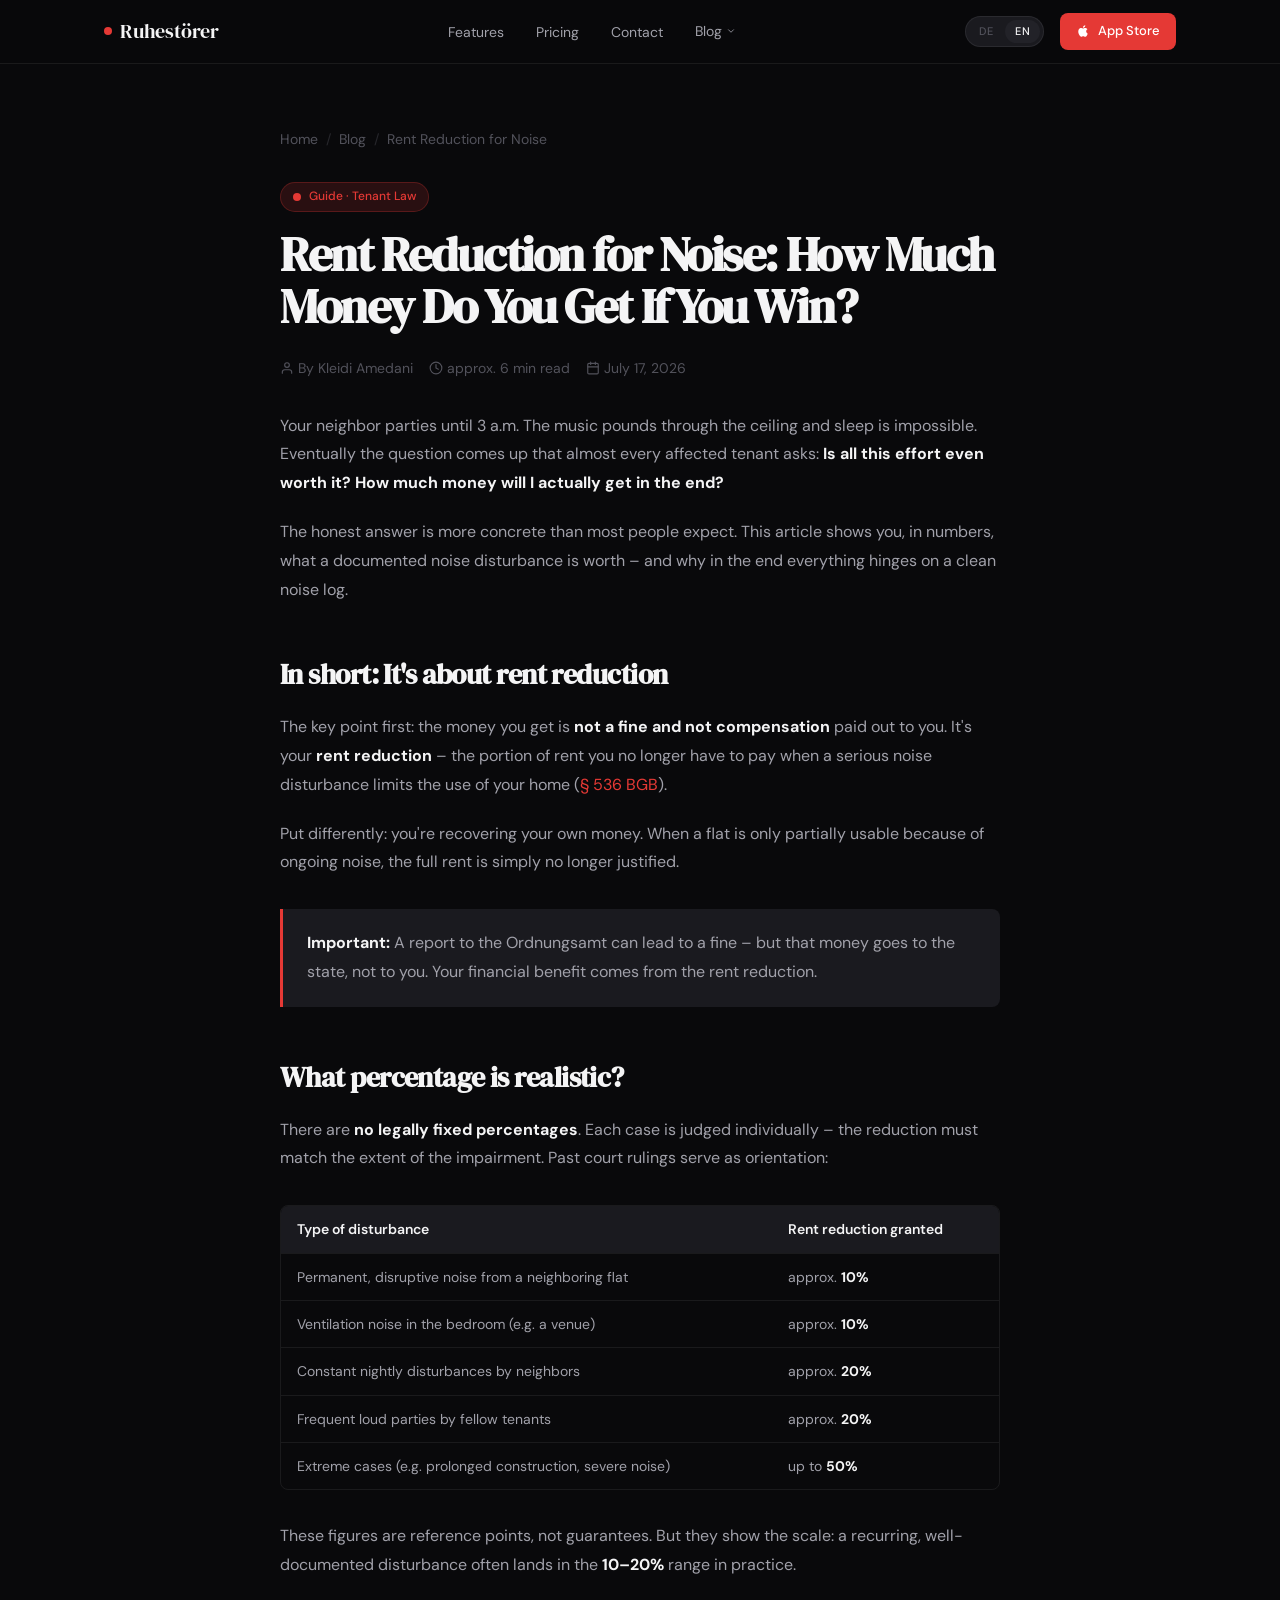
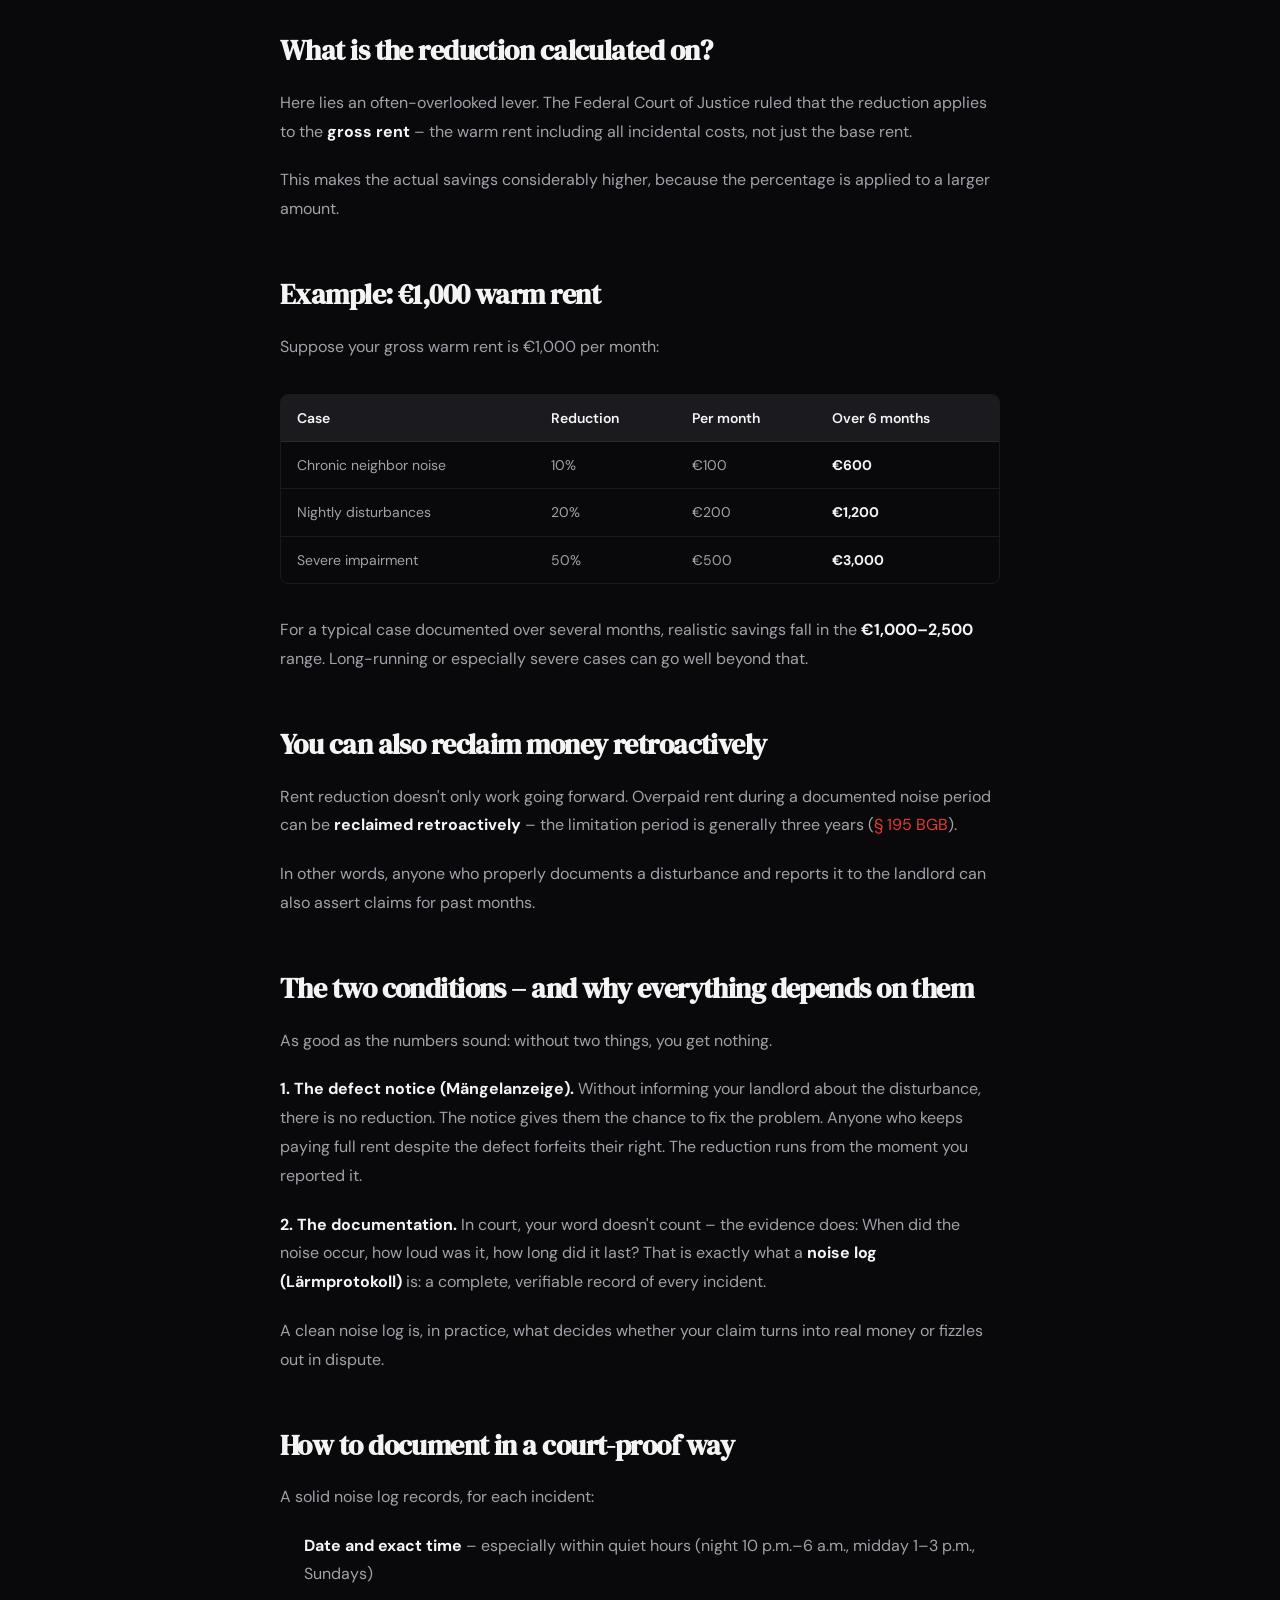
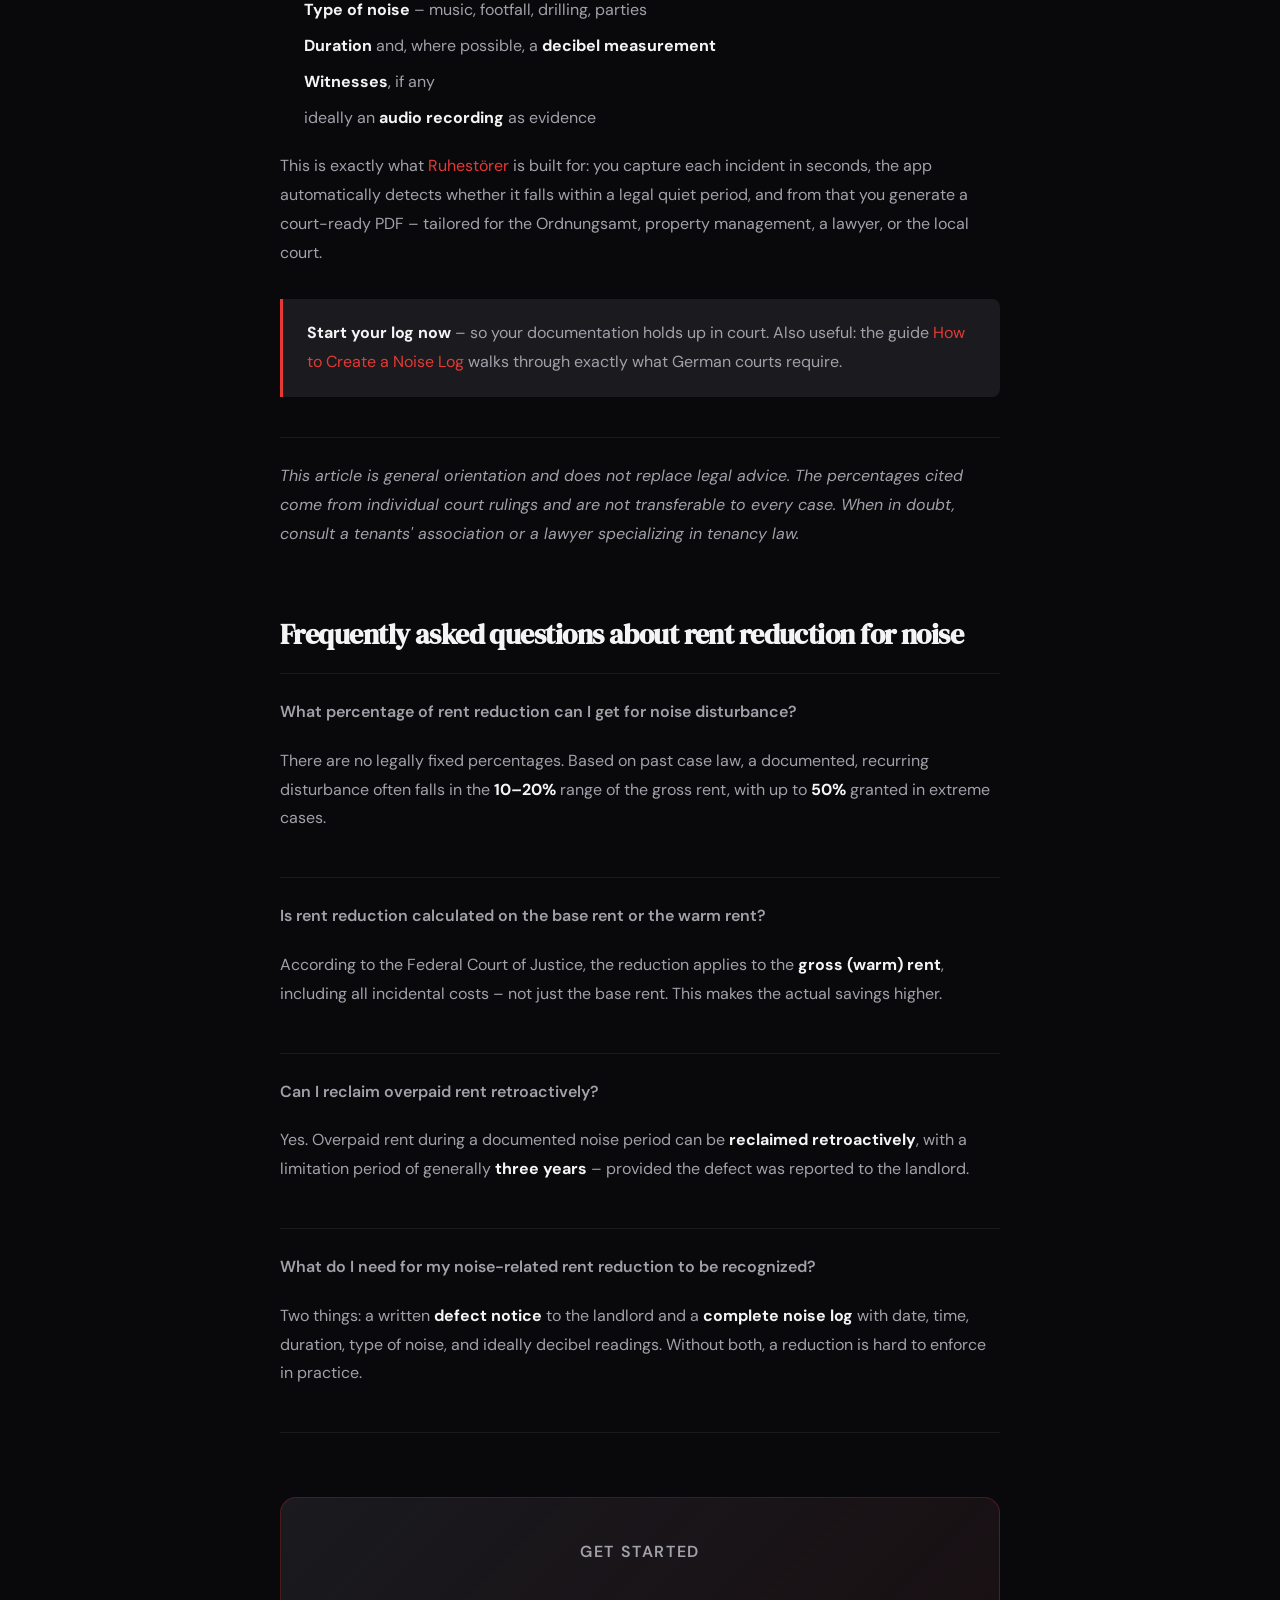
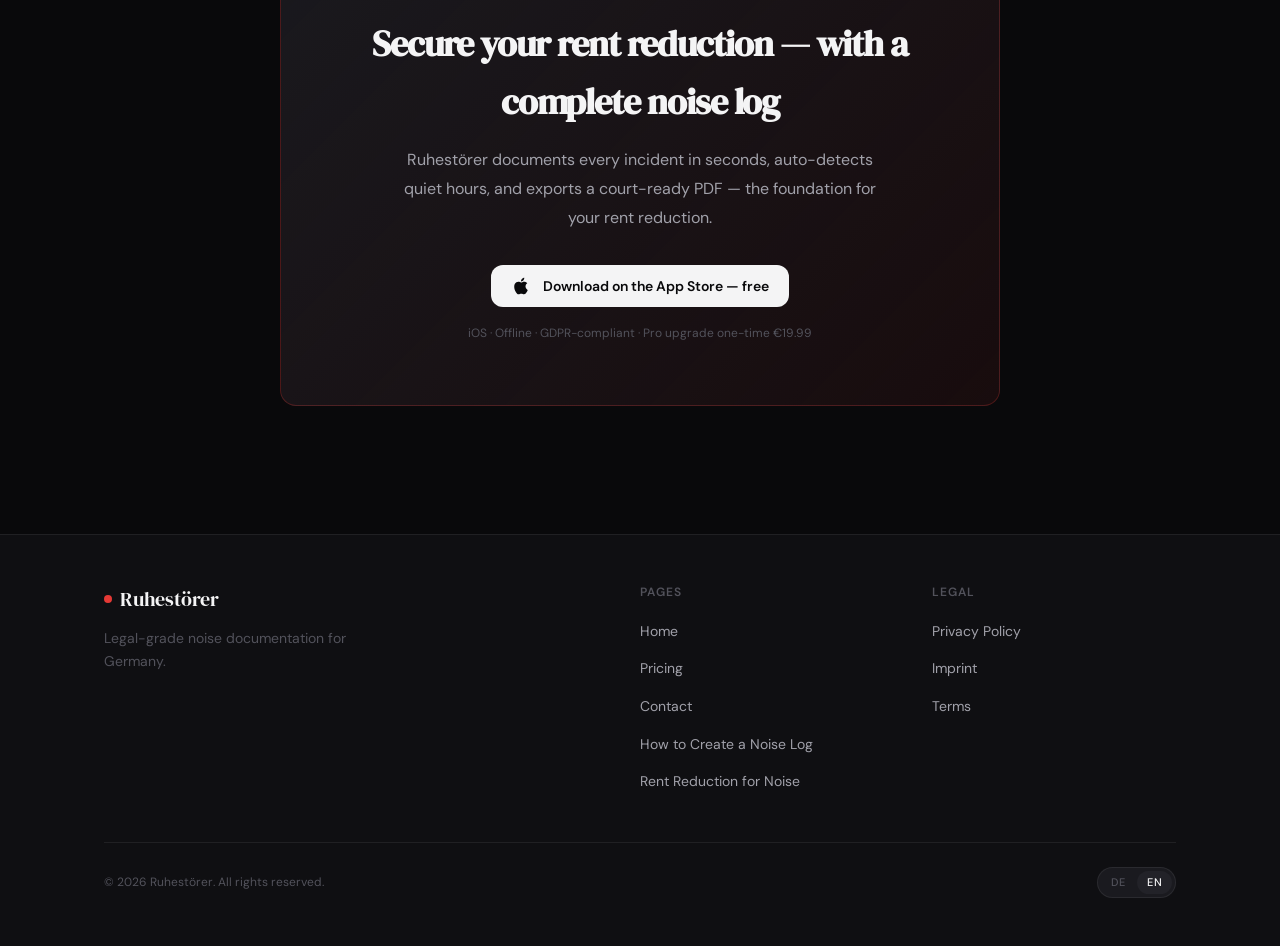
<file: ratgeber/mietminderung-laerm/index.html>
<!DOCTYPE html>
<html lang="de">
<head>
  <meta charset="UTF-8" />
  <meta name="viewport" content="width=device-width, initial-scale=1.0" />
  <title>Mietminderung bei Lärm: Wie viel bekommst du? | Ruhestörer</title>
  <meta name="description" content="Was ist eine Ruhestörung durch Nachbarn wert? Prozentsätze aus Gerichtsurteilen, ein Rechenbeispiel und wie ein Lärmprotokoll dein Geld zurückholt." />
  <link rel="canonical" href="https://appstore-code.github.io/ruhestoerer/ratgeber/mietminderung-laerm/" />
  <meta property="og:title" content="Mietminderung bei Lärm: Wie viel Geld bekommst du, wenn du gewinnst?" />
  <meta property="og:description" content="Konkrete Prozentsätze aus Gerichtsurteilen, ein Rechenbeispiel und wie ein lückenloses Lärmprotokoll dir dein Geld zurückholt." />
  <meta property="og:type" content="article" />
  <meta property="og:url" content="https://appstore-code.github.io/ruhestoerer/ratgeber/mietminderung-laerm/" />
  <!-- PLACEHOLDER: add og:image once you have a blog hero image -->
  <!-- <meta property="og:image" content="https://appstore-code.github.io/ruhestoerer/assets/images/ratgeber-mietminderung-laerm.jpg" /> -->
  <meta name="twitter:card" content="summary_large_image" />
  <meta name="twitter:title" content="Mietminderung bei Lärm: Wie viel Geld bekommst du, wenn du gewinnst?" />
  <meta name="twitter:description" content="Prozentsätze aus echten Urteilen, ein Rechenbeispiel und der Weg zu einem gerichtsfesten Lärmprotokoll." />
  <link rel="icon" type="image/svg+xml" href="../../assets/icons/favicon.svg" />

  <!-- Structured data: Article -->
  <script type="application/ld+json">
  {
    "@context": "https://schema.org",
    "@type": "Article",
    "headline": "Mietminderung bei Lärm: Wie viel Geld bekommst du, wenn du gewinnst?",
    "description": "Was ist eine Ruhestörung durch Nachbarn wirklich wert? Konkrete Prozentsätze aus Gerichtsurteilen, ein Rechenbeispiel und wie du mit einem lückenlosen Lärmprotokoll dein Geld zurückholst.",
    "datePublished": "2026-07-17",
    "dateModified": "2026-07-20",
    "author": {
      "@type": "Person",
      "name": "Kleidi Amedani"
    },
    "publisher": {
      "@type": "Organization",
      "name": "Ruhestörer",
      "url": "https://appstore-code.github.io/ruhestoerer/"
    },
    "mainEntityOfPage": {
      "@type": "WebPage",
      "@id": "https://appstore-code.github.io/ruhestoerer/ratgeber/mietminderung-laerm/"
    },
    "url": "https://appstore-code.github.io/ruhestoerer/ratgeber/mietminderung-laerm/"
  }
  </script>

  <!-- Structured data: FAQPage (AI/entity signal; no rich snippet expected post-May 2026) -->
  <script type="application/ld+json">
  {
    "@context": "https://schema.org",
    "@type": "FAQPage",
    "mainEntity": [
      {
        "@type": "Question",
        "name": "Wie viel Prozent Mietminderung bekomme ich bei Lärmbelästigung?",
        "acceptedAnswer": {
          "@type": "Answer",
          "text": "Es gibt keine gesetzlich festen Prozentsätze. Nach bisheriger Rechtsprechung liegt eine dokumentierte, wiederkehrende Ruhestörung häufig im Bereich von 10 bis 20 Prozent der Bruttomiete, in Extremfällen wurden bis zu 50 Prozent zugesprochen."
        }
      },
      {
        "@type": "Question",
        "name": "Wird die Mietminderung von der Kalt- oder der Warmmiete berechnet?",
        "acceptedAnswer": {
          "@type": "Answer",
          "text": "Laut Bundesgerichtshof bezieht sich die Minderung auf die Bruttomiete, also die Warmmiete inklusive aller Nebenkosten – nicht nur auf die Kaltmiete. Dadurch fällt die tatsächliche Ersparnis höher aus."
        }
      },
      {
        "@type": "Question",
        "name": "Kann ich zu viel gezahlte Miete rückwirkend zurückfordern?",
        "acceptedAnswer": {
          "@type": "Answer",
          "text": "Ja. Zu viel gezahlte Miete während eines dokumentierten Lärmzeitraums kann rückwirkend zurückgefordert werden, die Verjährungsfrist beträgt in der Regel drei Jahre – vorausgesetzt, der Mangel wurde dem Vermieter angezeigt."
        }
      },
      {
        "@type": "Question",
        "name": "Was brauche ich, damit meine Mietminderung wegen Lärm anerkannt wird?",
        "acceptedAnswer": {
          "@type": "Answer",
          "text": "Zwei Dinge: eine schriftliche Mängelanzeige an den Vermieter und ein lückenloses Lärmprotokoll mit Datum, Uhrzeit, Dauer, Art des Lärms und idealerweise Dezibelwerten. Ohne beides ist die Minderung in der Praxis kaum durchsetzbar."
        }
      }
    ]
  }
  </script>

  <link rel="preconnect" href="https://fonts.googleapis.com">
  <link rel="preconnect" href="https://fonts.gstatic.com" crossorigin>
  <link rel="preload" href="https://fonts.googleapis.com/css2?family=DM+Serif+Display:ital@0;1&family=DM+Sans:ital,opsz,wght@0,9..40,300;0,9..40,400;0,9..40,500;0,9..40,600;1,9..40,300&display=swap" as="style" onload="this.onload=null;this.rel='stylesheet'">
  <noscript><link rel="stylesheet" href="https://fonts.googleapis.com/css2?family=DM+Serif+Display:ital@0;1&family=DM+Sans:ital,opsz,wght@0,9..40,300;0,9..40,400;0,9..40,500;0,9..40,600;1,9..40,300&display=swap"></noscript>
  <link rel="stylesheet" href="../../css/styles.css" />
  <style>
    .lang-content { display: none; }
    .lang-content.active { display: block; }
    .article-meta {
      display: flex;
      align-items: center;
      gap: var(--space-4);
      font-size: var(--text-sm);
      color: var(--text-muted);
      margin-bottom: var(--space-8);
      flex-wrap: wrap;
    }
    .article-meta span { display: flex; align-items: center; gap: var(--space-1); }
    .article-body h2 {
      font-family: var(--font-display);
      font-size: clamp(1.35rem, 3vw, 1.75rem);
      color: var(--text-primary);
      margin-top: var(--space-12);
      margin-bottom: var(--space-4);
      letter-spacing: -0.02em;
    }
    .article-body h3 {
      font-size: var(--text-lg);
      font-weight: 600;
      color: var(--text-primary);
      margin-top: var(--space-8);
      margin-bottom: var(--space-3);
    }
    .article-body p {
      font-size: var(--text-base);
      color: var(--text-secondary);
      line-height: 1.8;
      margin-bottom: var(--space-5);
    }
    .article-body ul, .article-body ol {
      padding-left: var(--space-6);
      margin-bottom: var(--space-5);
    }
    .article-body li {
      font-size: var(--text-base);
      color: var(--text-secondary);
      line-height: 1.75;
      margin-bottom: var(--space-2);
    }
    .article-body strong { color: var(--text-primary); }
    .article-callout {
      background: var(--surface2);
      border-left: 3px solid var(--accent);
      border-radius: 0 var(--radius-md) var(--radius-md) 0;
      padding: var(--space-5) var(--space-6);
      margin: var(--space-8) 0;
    }
    .article-callout p { margin-bottom: 0; }
    .article-table-wrap {
      overflow-x: auto;
      margin: var(--space-8) 0;
      border: 1px solid var(--border);
      border-radius: var(--radius-md);
    }
    .article-table {
      width: 100%;
      border-collapse: collapse;
      font-size: var(--text-sm);
    }
    .article-table th, .article-table td {
      padding: var(--space-3) var(--space-4);
      text-align: left;
      border-bottom: 1px solid var(--border);
      white-space: nowrap;
    }
    .article-table th {
      font-weight: 600;
      color: var(--text-primary);
      background: var(--surface2);
    }
    .article-table td { color: var(--text-secondary); }
    .article-table tr:last-child td { border-bottom: none; }
    .article-disclaimer {
      font-size: var(--text-sm);
      color: var(--text-muted);
      font-style: italic;
      border-top: 1px solid var(--border);
      padding-top: var(--space-6);
      margin-top: var(--space-10);
    }
    .article-faq { margin-top: var(--space-16); }
    .faq-item {
      border-top: 1px solid var(--border);
      padding: var(--space-6) 0;
    }
    .faq-item:last-child { border-bottom: 1px solid var(--border); }
    .faq-q {
      font-size: var(--text-base);
      font-weight: 600;
      color: var(--text-primary);
      margin-bottom: var(--space-3);
    }
    .faq-a {
      font-size: var(--text-base);
      color: var(--text-secondary);
      line-height: 1.75;
    }
    .cta-article {
      background: linear-gradient(135deg, var(--surface2) 0%, rgba(229,57,53,0.07) 100%);
      border: 1px solid rgba(229,57,53,0.25);
      border-radius: var(--radius-xl);
      padding: var(--space-10) var(--space-8);
      text-align: center;
      margin-top: var(--space-16);
    }
    .breadcrumb {
      display: flex;
      align-items: center;
      gap: var(--space-2);
      font-size: var(--text-sm);
      color: var(--text-muted);
      margin-bottom: var(--space-8);
    }
    .breadcrumb a { color: var(--text-muted); text-decoration: none; }
    .breadcrumb a:hover { color: var(--text-secondary); }
    .breadcrumb-sep { opacity: 0.4; }
  </style>
</head>
<body>

<div id="site-nav"></div>

<main style="padding-top:calc(var(--nav-h) + var(--space-16));padding-bottom:var(--space-32);">
  <div class="container">
    <div style="max-width:720px;margin-inline:auto;">

      <!-- ══ GERMAN CONTENT ══════════════════════════════════════ -->
      <div class="lang-content active" lang="de">

        <nav class="breadcrumb" aria-label="Breadcrumb">
          <a href="../../index.html">Start</a>
          <span class="breadcrumb-sep" aria-hidden="true">/</span>
          <span>Ratgeber</span>
          <span class="breadcrumb-sep" aria-hidden="true">/</span>
          <span>Mietminderung bei Lärm</span>
        </nav>

        <div class="noise-badge" style="display:inline-flex;margin-bottom:var(--space-4);">
          <svg width="8" height="8" viewBox="0 0 8 8" aria-hidden="true"><circle cx="4" cy="4" r="4" fill="currentColor"/></svg>
          <span>Ratgeber · Mietrecht</span>
        </div>

        <h1 class="display" style="font-size:clamp(2rem,4.5vw,3rem);line-height:1.1;letter-spacing:-0.03em;margin-bottom:var(--space-6);">
          Mietminderung bei Lärm: Wie viel Geld bekommst du, wenn du gewinnst?
        </h1>

        <div class="article-meta">
          <span>
            <svg width="14" height="14" viewBox="0 0 24 24" fill="none" stroke="currentColor" stroke-width="2" stroke-linecap="round" stroke-linejoin="round" aria-hidden="true"><path d="M20 21v-2a4 4 0 0 0-4-4H8a4 4 0 0 0-4 4v2"/><circle cx="12" cy="7" r="4"/></svg>
            Von Kleidi Amedani
          </span>
          <span>
            <svg width="14" height="14" viewBox="0 0 24 24" fill="none" stroke="currentColor" stroke-width="2" stroke-linecap="round" stroke-linejoin="round" aria-hidden="true"><circle cx="12" cy="12" r="10"/><path d="M12 6v6l4 2"/></svg>
            ca. 6 Min. Lesezeit
          </span>
          <span>
            <svg width="14" height="14" viewBox="0 0 24 24" fill="none" stroke="currentColor" stroke-width="2" stroke-linecap="round" stroke-linejoin="round" aria-hidden="true"><rect x="3" y="4" width="18" height="18" rx="2"/><path d="M16 2v4M8 2v4M3 10h18"/></svg>
            17. Juli 2026
          </span>
        </div>

        <article class="article-body">

          <p>
            Dein Nachbar feiert bis 3 Uhr nachts. Die Musik dröhnt durch die Decke, an Schlaf ist nicht zu denken. Irgendwann kommt die Frage auf, die sich fast jeder Betroffene stellt: <strong>Lohnt sich der ganze Aufwand überhaupt? Wie viel Geld bekomme ich am Ende wirklich?</strong>
          </p>
          <p>
            Die ehrliche Antwort ist konkreter, als die meisten denken. Dieser Artikel zeigt dir in Zahlen, was eine dokumentierte Ruhestörung wert ist – und warum am Ende alles an einem sauberen Lärmprotokoll hängt.
          </p>

          <h2>Kurz gesagt: Es geht um Mietminderung</h2>

          <p>
            Der entscheidende Punkt zuerst: Das Geld, das du bekommst, ist <strong>kein Bußgeld und keine Entschädigung</strong>, die dir jemand auszahlt. Es ist deine <strong>Mietminderung</strong> – also die Miete, die du bei einer erheblichen Lärmbelästigung nicht mehr in voller Höhe zahlen musst (<a href="https://www.gesetze-im-internet.de/bgb/__536.html" target="_blank" rel="noopener" style="color:var(--accent);">§ 536 BGB</a>).
          </p>
          <p>
            Anders formuliert: Du holst dir dein eigenes Geld zurück. Bei einer Wohnung, die durch dauerhaften Lärm nur eingeschränkt nutzbar ist, ist die volle Miete schlicht nicht mehr gerechtfertigt.
          </p>

          <div class="article-callout">
            <p><strong>Wichtig:</strong> Eine Anzeige beim Ordnungsamt kann zu einem Bußgeld führen – dieses Geld geht aber an den Staat, nicht an dich. Dein finanzieller Vorteil entsteht über die Mietminderung.</p>
          </div>

          <h2>Wie viel Prozent sind realistisch?</h2>

          <p>
            Es gibt <strong>keine gesetzlich festen Prozentsätze</strong>. Jeder Fall wird einzeln bewertet – die Minderung muss dem Ausmaß der Beeinträchtigung entsprechen. Als Orientierung dienen bisherige Gerichtsurteile:
          </p>

          <div class="article-table-wrap">
            <table class="article-table">
              <thead>
                <tr><th>Art der Ruhestörung</th><th>Gewährte Mietminderung</th></tr>
              </thead>
              <tbody>
                <tr><td>Dauerhafter, ruhestörender Lärm aus der Nachbarwohnung</td><td>ca. <strong>10&nbsp;%</strong></td></tr>
                <tr><td>Lärm einer Lüftungsanlage im Schlafzimmer (z.&nbsp;B. Lokal)</td><td>ca. <strong>10&nbsp;%</strong></td></tr>
                <tr><td>Ständige nächtliche Ruhestörungen durch Nachbarn</td><td>ca. <strong>20&nbsp;%</strong></td></tr>
                <tr><td>Häufige, laute Feiern von Mitmietern</td><td>ca. <strong>20&nbsp;%</strong></td></tr>
                <tr><td>Extremfälle (z.&nbsp;B. Dauerbaulärm, massiver Nachbarlärm)</td><td>bis zu <strong>50&nbsp;%</strong></td></tr>
              </tbody>
            </table>
          </div>

          <p>
            Diese Werte sind Anhaltspunkte, keine Garantie. Sie zeigen aber die Größenordnung: Eine wiederkehrende, gut dokumentierte Ruhestörung liegt in der Praxis häufig im Bereich von <strong>10 bis 20 Prozent</strong>.
          </p>

          <h2>Worauf wird die Minderung berechnet?</h2>

          <p>
            Hier liegt ein oft übersehener Hebel. Der Bundesgerichtshof hat entschieden, dass sich die Minderung auf die <strong>Bruttomiete</strong> bezieht – also die Warmmiete inklusive aller Nebenkosten, nicht nur die Kaltmiete.
          </p>
          <p>
            Das macht die tatsächliche Ersparnis deutlich höher, weil die Prozente auf einen größeren Betrag angewendet werden.
          </p>

          <h2>Rechenbeispiel: 1.000 € Warmmiete</h2>

          <p>Angenommen, deine Bruttowarmmiete beträgt 1.000 € im Monat:</p>

          <div class="article-table-wrap">
            <table class="article-table">
              <thead>
                <tr><th>Fall</th><th>Minderung</th><th>Pro Monat</th><th>Über 6 Monate</th></tr>
              </thead>
              <tbody>
                <tr><td>Chronischer Nachbarlärm</td><td>10&nbsp;%</td><td>100&nbsp;€</td><td><strong>600&nbsp;€</strong></td></tr>
                <tr><td>Nächtliche Ruhestörungen</td><td>20&nbsp;%</td><td>200&nbsp;€</td><td><strong>1.200&nbsp;€</strong></td></tr>
                <tr><td>Massive Beeinträchtigung</td><td>50&nbsp;%</td><td>500&nbsp;€</td><td><strong>3.000&nbsp;€</strong></td></tr>
              </tbody>
            </table>
          </div>

          <p>
            Für einen typischen, über mehrere Monate dokumentierten Fall bewegt sich die Ersparnis realistisch im Bereich von <strong>1.000 bis 2.500 Euro</strong>. Lang andauernde oder besonders schwere Fälle können deutlich darüber liegen.
          </p>

          <h2>Du kannst auch rückwirkend Geld zurückholen</h2>

          <p>
            Die Mietminderung wirkt nicht nur in die Zukunft. Zu viel gezahlte Miete während eines dokumentierten Lärmzeitraums kannst du <strong>rückwirkend zurückfordern</strong> – die Verjährungsfrist beträgt in der Regel drei Jahre (<a href="https://www.gesetze-im-internet.de/bgb/__195.html" target="_blank" rel="noopener" style="color:var(--accent);">§ 195 BGB</a>).
          </p>
          <p>
            Das heißt: Wer eine Ruhestörung sauber dokumentiert und dem Vermieter angezeigt hat, kann auch nachträglich Ansprüche für zurückliegende Monate geltend machen.
          </p>

          <h2>Die zwei Bedingungen – und warum alles daran hängt</h2>

          <p>So gut die Zahlen klingen: Ohne zwei Dinge bekommst du keinen Cent.</p>

          <p><strong>1. Die Mängelanzeige.</strong> Ohne dass du deinen Vermieter über die Lärmbelästigung informierst, gibt es keine Minderung. Die Anzeige gibt ihm die Chance, Abhilfe zu schaffen. Wer trotz Mangel einfach die volle Miete weiterzahlt, verschenkt sein Recht. Die Minderung läuft ab dem Zeitpunkt, an dem du den Mangel gemeldet hast.</p>

          <p><strong>2. Die Dokumentation.</strong> Vor Gericht zählt nicht dein Wort, sondern der Nachweis: Wann trat der Lärm auf, wie laut war er, wie lange dauerte er? Genau das ist ein <strong>Lärmprotokoll</strong> – die lückenlose, nachvollziehbare Aufzeichnung jedes Vorfalls.</p>

          <p>Ein sauberes Lärmprotokoll entscheidet in der Praxis darüber, ob aus deinem Anspruch echtes Geld wird oder ob er im Streit versandet.</p>

          <h2>So dokumentierst du gerichtsfest</h2>

          <p>Ein tragfähiges Lärmprotokoll enthält für jeden Vorfall:</p>

          <ul>
            <li><strong>Datum und genaue Uhrzeit</strong> – besonders innerhalb der Ruhezeiten (Nachtruhe 22–6 Uhr, Mittagsruhe 13–15 Uhr, Sonntagsruhe)</li>
            <li><strong>Art des Lärms</strong> – Musik, Trittschall, Bohren, Feiern</li>
            <li><strong>Dauer</strong> und, wo möglich, eine <strong>Dezibel-Messung</strong></li>
            <li><strong>Zeugen</strong>, falls vorhanden</li>
            <li>idealerweise eine <strong>Audio-Aufnahme</strong> als Beweismittel</li>
          </ul>

          <p>
            Genau dafür ist <a href="../../index.html" style="color:var(--accent);">Ruhestörer</a> gebaut: Du erfasst jeden Vorfall in Sekunden, die App erkennt automatisch, ob er in eine gesetzliche Ruhezeit fällt, und am Ende erstellst du daraus ein rechtssicheres PDF – passend für Ordnungsamt, Hausverwaltung, Rechtsanwalt oder Amtsgericht.
          </p>

          <div class="article-callout">
            <p>
              <strong>Jetzt Protokoll erstellen</strong> – damit deine Dokumentation vor Gericht standhält. Auch praktisch: Der Leitfaden <a href="../laermprotokoll-erstellen/index.html" style="color:var(--accent);">Lärmprotokoll erstellen</a> zeigt Schritt für Schritt, was der BGH konkret verlangt.
            </p>
          </div>

          <p class="article-disclaimer">
            Dieser Artikel ist eine allgemeine Orientierung und ersetzt keine Rechtsberatung. Die genannten Prozentsätze stammen aus einzelnen Gerichtsurteilen und sind nicht auf jeden Fall übertragbar. Im Zweifel wende dich an einen Mieterverein oder einen Fachanwalt für Mietrecht.
          </p>

          <section class="article-faq" aria-labelledby="faq-heading-de">
            <h2 id="faq-heading-de">Häufige Fragen zur Mietminderung bei Lärm</h2>

            <div class="faq-item">
              <p class="faq-q">Wie viel Prozent Mietminderung bekomme ich bei Lärmbelästigung?</p>
              <p class="faq-a">Es gibt keine gesetzlich festen Prozentsätze. Nach bisheriger Rechtsprechung liegt eine dokumentierte, wiederkehrende Ruhestörung häufig im Bereich von <strong>10 bis 20&nbsp;Prozent</strong> der Bruttomiete, in Extremfällen wurden bis zu <strong>50&nbsp;Prozent</strong> zugesprochen.</p>
            </div>

            <div class="faq-item">
              <p class="faq-q">Wird die Mietminderung von der Kalt- oder der Warmmiete berechnet?</p>
              <p class="faq-a">Laut Bundesgerichtshof bezieht sich die Minderung auf die <strong>Bruttomiete</strong>, also die Warmmiete inklusive aller Nebenkosten – nicht nur auf die Kaltmiete. Dadurch fällt die tatsächliche Ersparnis höher aus.</p>
            </div>

            <div class="faq-item">
              <p class="faq-q">Kann ich zu viel gezahlte Miete rückwirkend zurückfordern?</p>
              <p class="faq-a">Ja. Zu viel gezahlte Miete während eines dokumentierten Lärmzeitraums kann <strong>rückwirkend zurückgefordert</strong> werden, die Verjährungsfrist beträgt in der Regel <strong>drei Jahre</strong> – vorausgesetzt, der Mangel wurde dem Vermieter angezeigt.</p>
            </div>

            <div class="faq-item">
              <p class="faq-q">Was brauche ich, damit meine Mietminderung wegen Lärm anerkannt wird?</p>
              <p class="faq-a">Zwei Dinge: eine schriftliche <strong>Mängelanzeige</strong> an den Vermieter und ein <strong>lückenloses Lärmprotokoll</strong> mit Datum, Uhrzeit, Dauer, Art des Lärms und idealerweise Dezibelwerten. Ohne beides ist die Minderung in der Praxis kaum durchsetzbar.</p>
            </div>
          </section>

          <div class="cta-article">
            <p class="section-label" style="margin-bottom:var(--space-3);">Jetzt loslegen</p>
            <h2 class="display" style="font-size:clamp(1.5rem,4vw,2.25rem);letter-spacing:-0.03em;margin-bottom:var(--space-4);">
              Mietminderung sichern — mit einem lückenlosen Lärmprotokoll
            </h2>
            <p style="font-size:var(--text-base);color:var(--text-secondary);margin-bottom:var(--space-8);max-width:480px;margin-inline:auto;">
              Ruhestörer dokumentiert jeden Vorfall in Sekunden, erkennt Ruhezeiten automatisch und exportiert ein gerichtsfestes PDF — die Grundlage für deine Mietminderung.
            </p>
            <a href="https://apps.apple.com/de/app/id6763788979" class="appstore-badge" aria-label="Ruhestörer im App Store laden" style="display:inline-flex;">
              <svg width="20" height="20" viewBox="0 0 24 24" fill="currentColor" aria-hidden="true"><path d="M18.71 19.5c-.83 1.24-1.71 2.45-3.05 2.47-1.34.03-1.77-.79-3.29-.79-1.53 0-2 .77-3.27.82-1.31.05-2.3-1.32-3.14-2.53C4.25 17 2.94 12.45 4.7 9.39c.87-1.52 2.43-2.48 4.12-2.51 1.28-.02 2.5.87 3.29.87.78 0 2.26-1.07 3.8-.91.65.03 2.47.26 3.64 1.98-.09.06-2.17 1.28-2.15 3.81.03 3.02 2.65 4.03 2.68 4.04-.03.07-.42 1.44-1.38 2.83M13 3.5c.73-.83 1.94-1.46 2.94-1.5.13 1.17-.34 2.35-1.04 3.19-.69.85-1.83 1.51-2.95 1.42-.15-1.15.41-2.35 1.05-3.11"/></svg>
              Im App Store laden — kostenlos
            </a>
            <p style="margin-top:var(--space-4);font-size:var(--text-xs);color:var(--text-muted);">
              iOS · Offline · DSGVO-konform · Pro-Upgrade einmalig 19,99 €
            </p>
          </div>

        </article>
      </div><!-- /lang-content de -->

      <!-- ══ ENGLISH CONTENT ════════════════════════════════════ -->
      <div class="lang-content" lang="en">

        <nav class="breadcrumb" aria-label="Breadcrumb">
          <a href="../../index.html">Home</a>
          <span class="breadcrumb-sep" aria-hidden="true">/</span>
          <span>Blog</span>
          <span class="breadcrumb-sep" aria-hidden="true">/</span>
          <span>Rent Reduction for Noise</span>
        </nav>

        <div class="noise-badge" style="display:inline-flex;margin-bottom:var(--space-4);">
          <svg width="8" height="8" viewBox="0 0 8 8" aria-hidden="true"><circle cx="4" cy="4" r="4" fill="currentColor"/></svg>
          <span>Guide · Tenant Law</span>
        </div>

        <h1 class="display" style="font-size:clamp(2rem,4.5vw,3rem);line-height:1.1;letter-spacing:-0.03em;margin-bottom:var(--space-6);">
          Rent Reduction for Noise: How Much Money Do You Get If You Win?
        </h1>

        <div class="article-meta">
          <span>
            <svg width="14" height="14" viewBox="0 0 24 24" fill="none" stroke="currentColor" stroke-width="2" stroke-linecap="round" stroke-linejoin="round" aria-hidden="true"><path d="M20 21v-2a4 4 0 0 0-4-4H8a4 4 0 0 0-4 4v2"/><circle cx="12" cy="7" r="4"/></svg>
            By Kleidi Amedani
          </span>
          <span>
            <svg width="14" height="14" viewBox="0 0 24 24" fill="none" stroke="currentColor" stroke-width="2" stroke-linecap="round" stroke-linejoin="round" aria-hidden="true"><circle cx="12" cy="12" r="10"/><path d="M12 6v6l4 2"/></svg>
            approx. 6 min read
          </span>
          <span>
            <svg width="14" height="14" viewBox="0 0 24 24" fill="none" stroke="currentColor" stroke-width="2" stroke-linecap="round" stroke-linejoin="round" aria-hidden="true"><rect x="3" y="4" width="18" height="18" rx="2"/><path d="M16 2v4M8 2v4M3 10h18"/></svg>
            July 17, 2026
          </span>
        </div>

        <article class="article-body">

          <p>
            Your neighbor parties until 3 a.m. The music pounds through the ceiling and sleep is impossible. Eventually the question comes up that almost every affected tenant asks: <strong>Is all this effort even worth it? How much money will I actually get in the end?</strong>
          </p>
          <p>
            The honest answer is more concrete than most people expect. This article shows you, in numbers, what a documented noise disturbance is worth – and why in the end everything hinges on a clean noise log.
          </p>

          <h2>In short: It's about rent reduction</h2>

          <p>
            The key point first: the money you get is <strong>not a fine and not compensation</strong> paid out to you. It's your <strong>rent reduction</strong> – the portion of rent you no longer have to pay when a serious noise disturbance limits the use of your home (<a href="https://www.gesetze-im-internet.de/bgb/__536.html" target="_blank" rel="noopener" style="color:var(--accent);">§ 536 BGB</a>).
          </p>
          <p>
            Put differently: you're recovering your own money. When a flat is only partially usable because of ongoing noise, the full rent is simply no longer justified.
          </p>

          <div class="article-callout">
            <p><strong>Important:</strong> A report to the Ordnungsamt can lead to a fine – but that money goes to the state, not to you. Your financial benefit comes from the rent reduction.</p>
          </div>

          <h2>What percentage is realistic?</h2>

          <p>
            There are <strong>no legally fixed percentages</strong>. Each case is judged individually – the reduction must match the extent of the impairment. Past court rulings serve as orientation:
          </p>

          <div class="article-table-wrap">
            <table class="article-table">
              <thead>
                <tr><th>Type of disturbance</th><th>Rent reduction granted</th></tr>
              </thead>
              <tbody>
                <tr><td>Permanent, disruptive noise from a neighboring flat</td><td>approx. <strong>10%</strong></td></tr>
                <tr><td>Ventilation noise in the bedroom (e.g. a venue)</td><td>approx. <strong>10%</strong></td></tr>
                <tr><td>Constant nightly disturbances by neighbors</td><td>approx. <strong>20%</strong></td></tr>
                <tr><td>Frequent loud parties by fellow tenants</td><td>approx. <strong>20%</strong></td></tr>
                <tr><td>Extreme cases (e.g. prolonged construction, severe noise)</td><td>up to <strong>50%</strong></td></tr>
              </tbody>
            </table>
          </div>

          <p>
            These figures are reference points, not guarantees. But they show the scale: a recurring, well-documented disturbance often lands in the <strong>10–20%</strong> range in practice.
          </p>

          <h2>What is the reduction calculated on?</h2>

          <p>
            Here lies an often-overlooked lever. The Federal Court of Justice ruled that the reduction applies to the <strong>gross rent</strong> – the warm rent including all incidental costs, not just the base rent.
          </p>
          <p>
            This makes the actual savings considerably higher, because the percentage is applied to a larger amount.
          </p>

          <h2>Example: €1,000 warm rent</h2>

          <p>Suppose your gross warm rent is €1,000 per month:</p>

          <div class="article-table-wrap">
            <table class="article-table">
              <thead>
                <tr><th>Case</th><th>Reduction</th><th>Per month</th><th>Over 6 months</th></tr>
              </thead>
              <tbody>
                <tr><td>Chronic neighbor noise</td><td>10%</td><td>€100</td><td><strong>€600</strong></td></tr>
                <tr><td>Nightly disturbances</td><td>20%</td><td>€200</td><td><strong>€1,200</strong></td></tr>
                <tr><td>Severe impairment</td><td>50%</td><td>€500</td><td><strong>€3,000</strong></td></tr>
              </tbody>
            </table>
          </div>

          <p>
            For a typical case documented over several months, realistic savings fall in the <strong>€1,000–2,500</strong> range. Long-running or especially severe cases can go well beyond that.
          </p>

          <h2>You can also reclaim money retroactively</h2>

          <p>
            Rent reduction doesn't only work going forward. Overpaid rent during a documented noise period can be <strong>reclaimed retroactively</strong> – the limitation period is generally three years (<a href="https://www.gesetze-im-internet.de/bgb/__195.html" target="_blank" rel="noopener" style="color:var(--accent);">§ 195 BGB</a>).
          </p>
          <p>
            In other words, anyone who properly documents a disturbance and reports it to the landlord can also assert claims for past months.
          </p>

          <h2>The two conditions – and why everything depends on them</h2>

          <p>As good as the numbers sound: without two things, you get nothing.</p>

          <p><strong>1. The defect notice (Mängelanzeige).</strong> Without informing your landlord about the disturbance, there is no reduction. The notice gives them the chance to fix the problem. Anyone who keeps paying full rent despite the defect forfeits their right. The reduction runs from the moment you reported it.</p>

          <p><strong>2. The documentation.</strong> In court, your word doesn't count – the evidence does: When did the noise occur, how loud was it, how long did it last? That is exactly what a <strong>noise log (Lärmprotokoll)</strong> is: a complete, verifiable record of every incident.</p>

          <p>A clean noise log is, in practice, what decides whether your claim turns into real money or fizzles out in dispute.</p>

          <h2>How to document in a court-proof way</h2>

          <p>A solid noise log records, for each incident:</p>

          <ul>
            <li><strong>Date and exact time</strong> – especially within quiet hours (night 10 p.m.–6 a.m., midday 1–3 p.m., Sundays)</li>
            <li><strong>Type of noise</strong> – music, footfall, drilling, parties</li>
            <li><strong>Duration</strong> and, where possible, a <strong>decibel measurement</strong></li>
            <li><strong>Witnesses</strong>, if any</li>
            <li>ideally an <strong>audio recording</strong> as evidence</li>
          </ul>

          <p>
            This is exactly what <a href="../../index.html" style="color:var(--accent);">Ruhestörer</a> is built for: you capture each incident in seconds, the app automatically detects whether it falls within a legal quiet period, and from that you generate a court-ready PDF – tailored for the Ordnungsamt, property management, a lawyer, or the local court.
          </p>

          <div class="article-callout">
            <p>
              <strong>Start your log now</strong> – so your documentation holds up in court. Also useful: the guide <a href="../laermprotokoll-erstellen/index.html" style="color:var(--accent);">How to Create a Noise Log</a> walks through exactly what German courts require.
            </p>
          </div>

          <p class="article-disclaimer">
            This article is general orientation and does not replace legal advice. The percentages cited come from individual court rulings and are not transferable to every case. When in doubt, consult a tenants' association or a lawyer specializing in tenancy law.
          </p>

          <section class="article-faq" aria-labelledby="faq-heading-en">
            <h2 id="faq-heading-en">Frequently asked questions about rent reduction for noise</h2>

            <div class="faq-item">
              <p class="faq-q">What percentage of rent reduction can I get for noise disturbance?</p>
              <p class="faq-a">There are no legally fixed percentages. Based on past case law, a documented, recurring disturbance often falls in the <strong>10–20%</strong> range of the gross rent, with up to <strong>50%</strong> granted in extreme cases.</p>
            </div>

            <div class="faq-item">
              <p class="faq-q">Is rent reduction calculated on the base rent or the warm rent?</p>
              <p class="faq-a">According to the Federal Court of Justice, the reduction applies to the <strong>gross (warm) rent</strong>, including all incidental costs – not just the base rent. This makes the actual savings higher.</p>
            </div>

            <div class="faq-item">
              <p class="faq-q">Can I reclaim overpaid rent retroactively?</p>
              <p class="faq-a">Yes. Overpaid rent during a documented noise period can be <strong>reclaimed retroactively</strong>, with a limitation period of generally <strong>three years</strong> – provided the defect was reported to the landlord.</p>
            </div>

            <div class="faq-item">
              <p class="faq-q">What do I need for my noise-related rent reduction to be recognized?</p>
              <p class="faq-a">Two things: a written <strong>defect notice</strong> to the landlord and a <strong>complete noise log</strong> with date, time, duration, type of noise, and ideally decibel readings. Without both, a reduction is hard to enforce in practice.</p>
            </div>
          </section>

          <div class="cta-article">
            <p class="section-label" style="margin-bottom:var(--space-3);">Get started</p>
            <h2 class="display" style="font-size:clamp(1.5rem,4vw,2.25rem);letter-spacing:-0.03em;margin-bottom:var(--space-4);">
              Secure your rent reduction — with a complete noise log
            </h2>
            <p style="font-size:var(--text-base);color:var(--text-secondary);margin-bottom:var(--space-8);max-width:480px;margin-inline:auto;">
              Ruhestörer documents every incident in seconds, auto-detects quiet hours, and exports a court-ready PDF — the foundation for your rent reduction.
            </p>
            <a href="https://apps.apple.com/app/id6763788979" class="appstore-badge" aria-label="Download Ruhestörer on the App Store" style="display:inline-flex;">
              <svg width="20" height="20" viewBox="0 0 24 24" fill="currentColor" aria-hidden="true"><path d="M18.71 19.5c-.83 1.24-1.71 2.45-3.05 2.47-1.34.03-1.77-.79-3.29-.79-1.53 0-2 .77-3.27.82-1.31.05-2.3-1.32-3.14-2.53C4.25 17 2.94 12.45 4.7 9.39c.87-1.52 2.43-2.48 4.12-2.51 1.28-.02 2.5.87 3.29.87.78 0 2.26-1.07 3.8-.91.65.03 2.47.26 3.64 1.98-.09.06-2.17 1.28-2.15 3.81.03 3.02 2.65 4.03 2.68 4.04-.03.07-.42 1.44-1.38 2.83M13 3.5c.73-.83 1.94-1.46 2.94-1.5.13 1.17-.34 2.35-1.04 3.19-.69.85-1.83 1.51-2.95 1.42-.15-1.15.41-2.35 1.05-3.11"/></svg>
              Download on the App Store — free
            </a>
            <p style="margin-top:var(--space-4);font-size:var(--text-xs);color:var(--text-muted);">
              iOS · Offline · GDPR-compliant · Pro upgrade one-time €19.99
            </p>
          </div>

        </article>
      </div><!-- /lang-content en -->

    </div>
  </div>
</main>

<div id="site-footer"></div>

<script>window.SITE_ROOT = '../../'; window.NAV_ALWAYS_SCROLLED = true;</script>
<script src="../../js/partials.js"></script>
</body>
</html>
</file>
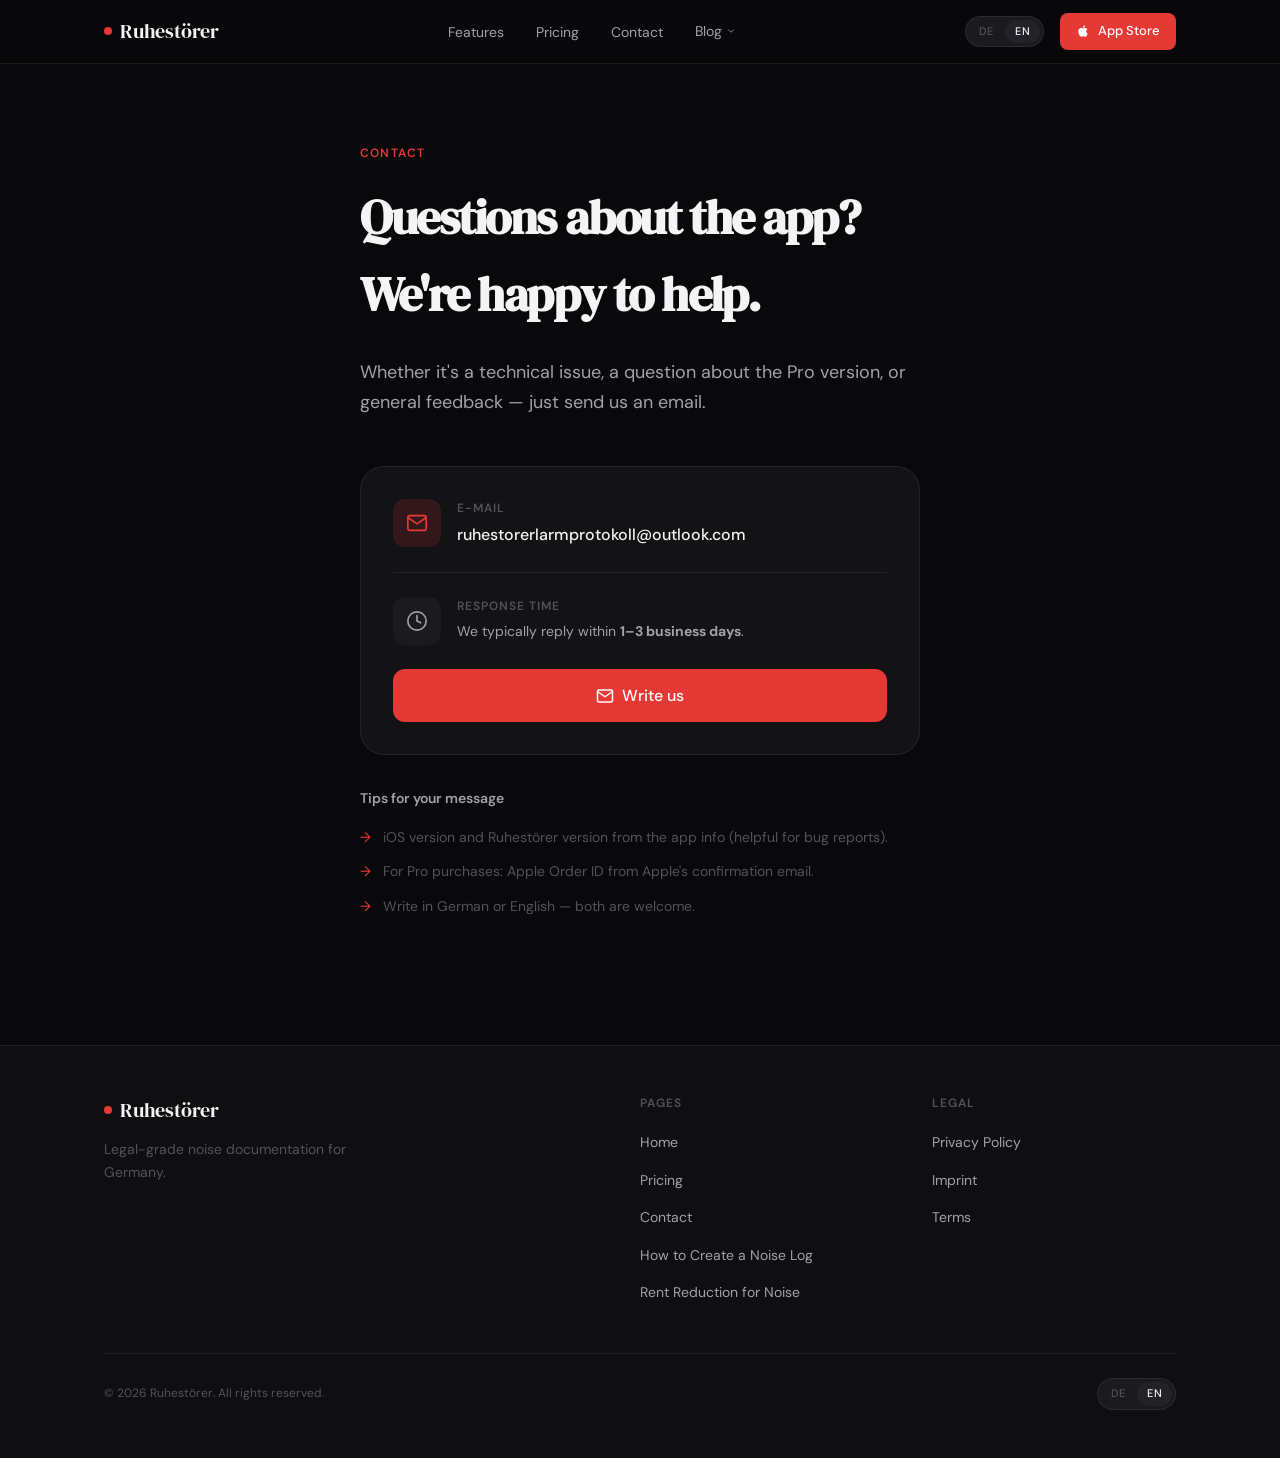
<file: contact.html>
<!DOCTYPE html>
<html lang="de">
<head>
  <meta charset="UTF-8" />
  <meta name="viewport" content="width=device-width, initial-scale=1.0" />
  <title>Kontakt – Ruhestörer App Support & Feedback</title>
  <meta name="description" content="Fragen zur Ruhestörer iOS-App? Bei technischen Problemen, der Pro-Version oder Feedback antwortet das Team in 1–3 Werktagen per E-Mail." />
  <link rel="canonical" href="https://appstore-code.github.io/ruhestoerer/contact.html" />
  <link rel="icon" type="image/svg+xml" href="assets/icons/favicon.svg" />
  <link rel="preconnect" href="https://fonts.googleapis.com">
  <link rel="preconnect" href="https://fonts.gstatic.com" crossorigin>
  <link rel="preload" href="https://fonts.googleapis.com/css2?family=DM+Serif+Display:ital@0;1&family=DM+Sans:ital,opsz,wght@0,9..40,300;0,9..40,400;0,9..40,500;0,9..40,600;1,9..40,300&display=swap" as="style" onload="this.onload=null;this.rel='stylesheet'">
  <noscript><link rel="stylesheet" href="https://fonts.googleapis.com/css2?family=DM+Serif+Display:ital@0;1&family=DM+Sans:ital,opsz,wght@0,9..40,300;0,9..40,400;0,9..40,500;0,9..40,600;1,9..40,300&display=swap"></noscript>
  <link rel="stylesheet" href="css/styles.css" />
<!-- GoatCounter analytics (cookieless, no consent banner needed) -->
<script data-goatcounter="https://ruhestoerer.goatcounter.com/count" async src="//gc.zgo.at/count.js"></script>
</head>
<body>

<div id="site-nav"></div>

<main style="padding-top:calc(var(--nav-h) + var(--space-20));padding-bottom:var(--space-32);">
  <div class="container">
    <div style="max-width:560px;margin-inline:auto;">

      <!-- Header -->
      <p class="section-label reveal" data-i18n="contact.label">Kontakt</p>
      <h1 class="display reveal" data-delay="60" style="font-size:clamp(var(--text-3xl),5vw,var(--text-5xl));letter-spacing:-0.03em;margin-bottom:var(--space-6);" data-i18n="contact.headline">
        Fragen zur App?<br>Wir helfen gerne.
      </h1>
      <p class="reveal" data-delay="120" style="font-size:var(--text-lg);color:var(--text-secondary);margin-bottom:var(--space-12);line-height:1.7;" data-i18n="contact.subhead">
        Ob technische Probleme, Fragen zur Pro-Version oder allgemeines Feedback — schreib uns einfach eine E-Mail.
      </p>

      <!-- Email card -->
      <div class="reveal" data-delay="160">
        <div style="background:var(--surface);border:1px solid var(--border);border-radius:var(--radius-2xl);padding:var(--space-8);display:flex;flex-direction:column;gap:var(--space-6);">

          <div style="display:flex;align-items:center;gap:var(--space-4);">
            <div style="width:48px;height:48px;background:var(--accent-dim);border-radius:var(--radius-lg);display:flex;align-items:center;justify-content:center;flex-shrink:0;">
              <svg width="22" height="22" viewBox="0 0 24 24" fill="none" stroke="var(--accent)" stroke-width="1.8" stroke-linecap="round" stroke-linejoin="round" aria-hidden="true">
                <path d="M4 4h16c1.1 0 2 .9 2 2v12c0 1.1-.9 2-2 2H4c-1.1 0-2-.9-2-2V6c0-1.1.9-2 2-2z"/><polyline points="22,6 12,13 2,6"/>
              </svg>
            </div>
            <div>
              <div style="font-size:var(--text-xs);font-weight:600;letter-spacing:0.08em;text-transform:uppercase;color:var(--text-muted);margin-bottom:4px;">E-Mail</div>
              <a href="mailto:ruhestorerlarmprotokoll@outlook.com"
                 style="font-size:var(--text-base);font-weight:500;color:var(--text-primary);word-break:break-all;transition:color 150ms var(--ease-out);"
                 onmouseover="this.style.color='var(--accent)'"
                 onmouseout="this.style.color='var(--text-primary)'">
                ruhestorerlarmprotokoll@outlook.com
              </a>
            </div>
          </div>

          <hr style="border:none;border-top:1px solid var(--border);" />

          <div style="display:flex;align-items:flex-start;gap:var(--space-4);">
            <div style="width:48px;height:48px;background:var(--surface2);border-radius:var(--radius-lg);display:flex;align-items:center;justify-content:center;flex-shrink:0;">
              <svg width="22" height="22" viewBox="0 0 24 24" fill="none" stroke="var(--text-secondary)" stroke-width="1.8" stroke-linecap="round" stroke-linejoin="round" aria-hidden="true">
                <circle cx="12" cy="12" r="10"/><polyline points="12 6 12 12 16 14"/>
              </svg>
            </div>
            <div>
              <div style="font-size:var(--text-xs);font-weight:600;letter-spacing:0.08em;text-transform:uppercase;color:var(--text-muted);margin-bottom:4px;" data-i18n="contact.response_label">Antwortzeit</div>
              <p style="font-size:var(--text-sm);color:var(--text-secondary);line-height:1.65;" data-i18n="contact.response_body">
                Wir antworten in der Regel innerhalb von <strong>1–3 Werktagen</strong>.
              </p>
            </div>
          </div>

          <a href="mailto:ruhestorerlarmprotokoll@outlook.com" class="btn btn-primary btn-lg" style="width:100%;justify-content:center;">
            <svg width="18" height="18" viewBox="0 0 24 24" fill="none" stroke="currentColor" stroke-width="2" stroke-linecap="round" stroke-linejoin="round" aria-hidden="true">
              <path d="M4 4h16c1.1 0 2 .9 2 2v12c0 1.1-.9 2-2 2H4c-1.1 0-2-.9-2-2V6c0-1.1.9-2 2-2z"/><polyline points="22,6 12,13 2,6"/>
            </svg>
            <span data-i18n="contact.email_btn">E-Mail schreiben</span>
          </a>

        </div>
      </div>

      <!-- Helpful hints -->
      <div class="reveal" data-delay="220" style="margin-top:var(--space-8);">
        <p style="font-size:var(--text-sm);font-weight:600;color:var(--text-secondary);margin-bottom:var(--space-4);" data-i18n="contact.tips_title">Hilfreiche Infos für deine Nachricht</p>
        <ul style="list-style:none;display:flex;flex-direction:column;gap:var(--space-3);">
          <li style="font-size:var(--text-sm);color:var(--text-muted);display:flex;gap:var(--space-3);align-items:flex-start;">
            <span style="color:var(--accent);flex-shrink:0;" aria-hidden="true">→</span>
            <span data-i18n="contact.tip1">iOS-Version und Ruhestörer-Version aus den App-Infos (hilfreich bei Bugs).</span>
          </li>
          <li style="font-size:var(--text-sm);color:var(--text-muted);display:flex;gap:var(--space-3);align-items:flex-start;">
            <span style="color:var(--accent);flex-shrink:0;" aria-hidden="true">→</span>
            <span data-i18n="contact.tip2">Für Pro-Käufe: Apple Order ID aus der Bestätigungs-E-Mail von Apple.</span>
          </li>
          <li style="font-size:var(--text-sm);color:var(--text-muted);display:flex;gap:var(--space-3);align-items:flex-start;">
            <span style="color:var(--accent);flex-shrink:0;" aria-hidden="true">→</span>
            <span data-i18n="contact.tip3">Schreib auf Deutsch oder Englisch — beides ist willkommen.</span>
          </li>
        </ul>
      </div>

    </div>
  </div>
</main>

<div id="site-footer"></div>

<script>window.SITE_ROOT = ''; window.NAV_ALWAYS_SCROLLED = true;</script>
<script src="js/partials.js"></script>
</body>
</html>
</file>
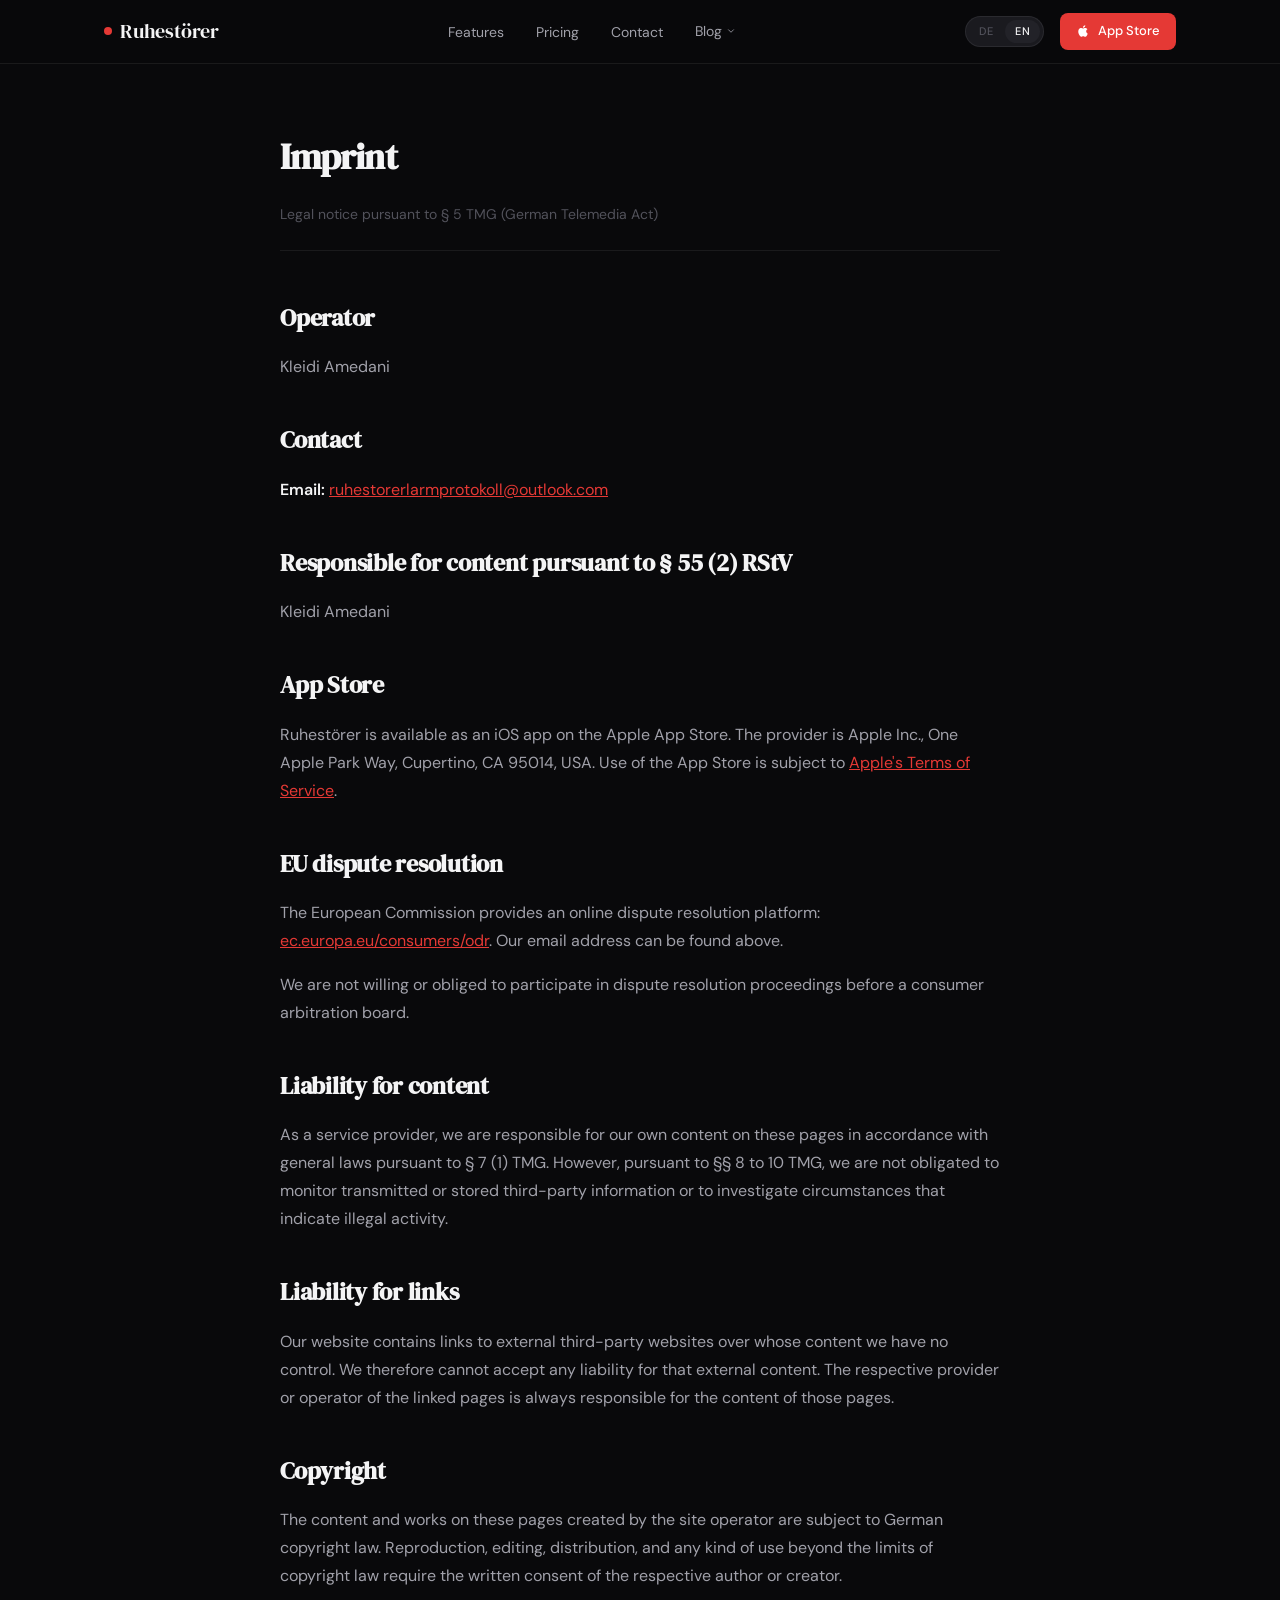
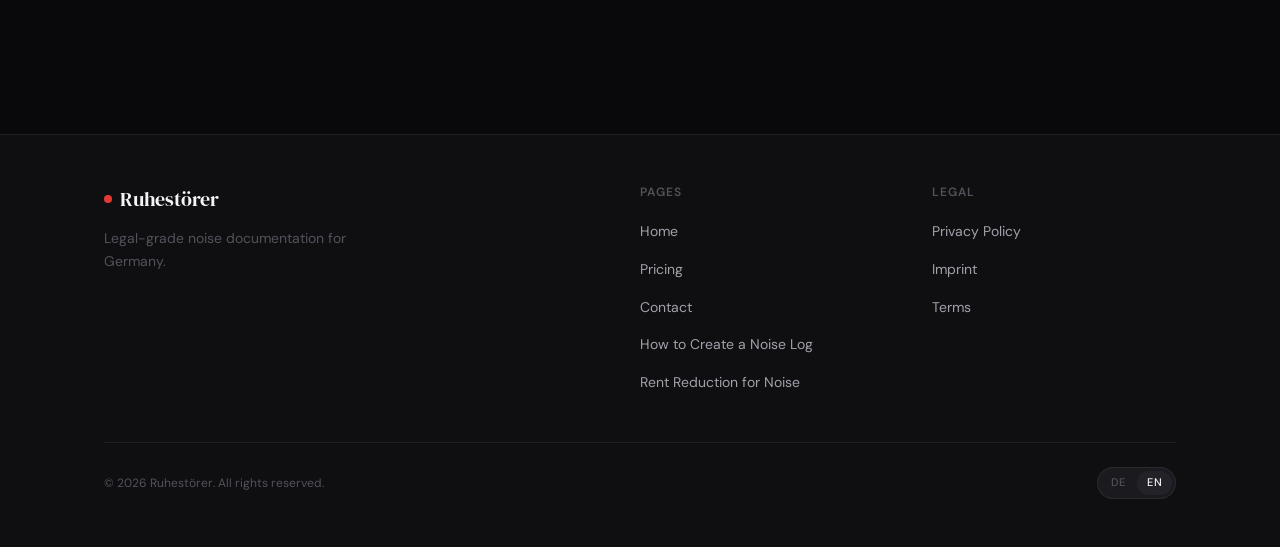
<file: imprint.html>
<!DOCTYPE html>
<html lang="de">
<head>
  <meta charset="UTF-8" />
  <meta name="viewport" content="width=device-width, initial-scale=1.0" />
  <title>Impressum — Ruhestörer</title>
  <meta name="description" content="Impressum der Ruhestörer App gemäß § 5 TMG." />
  <meta name="robots" content="noindex" />
  <link rel="canonical" href="https://appstore-code.github.io/ruhestoerer/imprint.html" />
  <link rel="icon" type="image/svg+xml" href="assets/icons/favicon.svg" />
  <link rel="preconnect" href="https://fonts.googleapis.com">
  <link rel="preconnect" href="https://fonts.gstatic.com" crossorigin>
  <link rel="preload" href="https://fonts.googleapis.com/css2?family=DM+Serif+Display:ital@0;1&family=DM+Sans:ital,opsz,wght@0,9..40,300;0,9..40,400;0,9..40,500;0,9..40,600;1,9..40,300&display=swap" as="style" onload="this.onload=null;this.rel='stylesheet'">
  <noscript><link rel="stylesheet" href="https://fonts.googleapis.com/css2?family=DM+Serif+Display:ital@0;1&family=DM+Sans:ital,opsz,wght@0,9..40,300;0,9..40,400;0,9..40,500;0,9..40,600;1,9..40,300&display=swap"></noscript>
  <link rel="stylesheet" href="css/styles.css" />
  <style>
    [lang="en"] .de-only { display: none; }
    [lang="de"] .en-only { display: none; }
  </style>
<!-- GoatCounter analytics (cookieless, no consent banner needed) -->
<script data-goatcounter="https://ruhestoerer.goatcounter.com/count" async src="//gc.zgo.at/count.js"></script>
</head>
<body>

<div id="site-nav"></div>

<main style="padding-top:calc(var(--nav-h) + var(--space-16));padding-bottom:var(--space-32);">
  <div class="container">
    <div class="legal-content">

      <!-- ── GERMAN ─────────────────────────────────────────── -->
      <div class="de-only">
        <h1 class="display reveal">Impressum</h1>
        <p class="updated reveal" data-delay="60">Angaben gemäß § 5 TMG</p>

        <h2>Angaben zum Betreiber</h2>
        <p>Kleidi Amedani</p>

        <h2>Kontakt</h2>
        <p>
          <strong>E-Mail:</strong> <a href="mailto:ruhestorerlarmprotokoll@outlook.com">ruhestorerlarmprotokoll@outlook.com</a>
        </p>

        <h2>Verantwortlich für den Inhalt nach § 55 Abs. 2 RStV</h2>
        <p>Kleidi Amedani</p>

        <h2>App Store</h2>
        <p>Ruhestörer ist als iOS-App über den Apple App Store erhältlich. Anbieter ist Apple Inc., One Apple Park Way, Cupertino, CA 95014, USA. Die Nutzung des App Store unterliegt den <a href="https://www.apple.com/legal/internet-services/itunes/de/terms.html" target="_blank" rel="noopener">Apple-Nutzungsbedingungen</a>.</p>

        <h2>EU-Streitbeilegung</h2>
        <p>Die Europäische Kommission stellt eine Plattform zur Online-Streitbeilegung (OS) bereit: <a href="https://ec.europa.eu/consumers/odr/" target="_blank" rel="noopener">ec.europa.eu/consumers/odr</a>. Unsere E-Mail-Adresse finden Sie oben im Impressum.</p>
        <p>Wir sind nicht bereit oder verpflichtet, an Streitbeilegungsverfahren vor einer Verbraucherschlichtungsstelle teilzunehmen.</p>

        <h2>Haftung für Inhalte</h2>
        <p>Als Dienstanbieter sind wir gemäß § 7 Abs. 1 TMG für eigene Inhalte auf diesen Seiten nach den allgemeinen Gesetzen verantwortlich. Nach §§ 8 bis 10 TMG sind wir als Dienstanbieter jedoch nicht verpflichtet, übermittelte oder gespeicherte fremde Informationen zu überwachen oder nach Umständen zu forschen, die auf eine rechtswidrige Tätigkeit hinweisen.</p>

        <h2>Haftung für Links</h2>
        <p>Unser Angebot enthält Links zu externen Webseiten Dritter, auf deren Inhalte wir keinen Einfluss haben. Deshalb können wir für diese fremden Inhalte auch keine Gewähr übernehmen. Für die Inhalte der verlinkten Seiten ist stets der jeweilige Anbieter oder Betreiber der Seiten verantwortlich.</p>

        <h2>Urheberrecht</h2>
        <p>Die durch die Seitenbetreiber erstellten Inhalte und Werke auf diesen Seiten unterliegen dem deutschen Urheberrecht. Die Vervielfältigung, Bearbeitung, Verbreitung und jede Art der Verwertung außerhalb der Grenzen des Urheberrechtes bedürfen der schriftlichen Zustimmung des jeweiligen Autors bzw. Erstellers.</p>
      </div>

      <!-- ── ENGLISH ─────────────────────────────────────────── -->
      <div class="en-only">
        <h1 class="display reveal">Imprint</h1>
        <p class="updated reveal" data-delay="60">Legal notice pursuant to § 5 TMG (German Telemedia Act)</p>

        <h2>Operator</h2>
        <p>Kleidi Amedani</p>

        <h2>Contact</h2>
        <p>
          <strong>Email:</strong> <a href="mailto:ruhestorerlarmprotokoll@outlook.com">ruhestorerlarmprotokoll@outlook.com</a>
        </p>

        <h2>Responsible for content pursuant to § 55 (2) RStV</h2>
        <p>Kleidi Amedani</p>

        <h2>App Store</h2>
        <p>Ruhestörer is available as an iOS app on the Apple App Store. The provider is Apple Inc., One Apple Park Way, Cupertino, CA 95014, USA. Use of the App Store is subject to <a href="https://www.apple.com/legal/internet-services/itunes/us/terms.html" target="_blank" rel="noopener">Apple's Terms of Service</a>.</p>

        <h2>EU dispute resolution</h2>
        <p>The European Commission provides an online dispute resolution platform: <a href="https://ec.europa.eu/consumers/odr/" target="_blank" rel="noopener">ec.europa.eu/consumers/odr</a>. Our email address can be found above.</p>
        <p>We are not willing or obliged to participate in dispute resolution proceedings before a consumer arbitration board.</p>

        <h2>Liability for content</h2>
        <p>As a service provider, we are responsible for our own content on these pages in accordance with general laws pursuant to § 7 (1) TMG. However, pursuant to §§ 8 to 10 TMG, we are not obligated to monitor transmitted or stored third-party information or to investigate circumstances that indicate illegal activity.</p>

        <h2>Liability for links</h2>
        <p>Our website contains links to external third-party websites over whose content we have no control. We therefore cannot accept any liability for that external content. The respective provider or operator of the linked pages is always responsible for the content of those pages.</p>

        <h2>Copyright</h2>
        <p>The content and works on these pages created by the site operator are subject to German copyright law. Reproduction, editing, distribution, and any kind of use beyond the limits of copyright law require the written consent of the respective author or creator.</p>
      </div>

    </div>
  </div>
</main>

<div id="site-footer"></div>

<script>window.SITE_ROOT = ''; window.NAV_ALWAYS_SCROLLED = true;</script>
<script src="js/partials.js"></script>
</body>
</html>
</file>
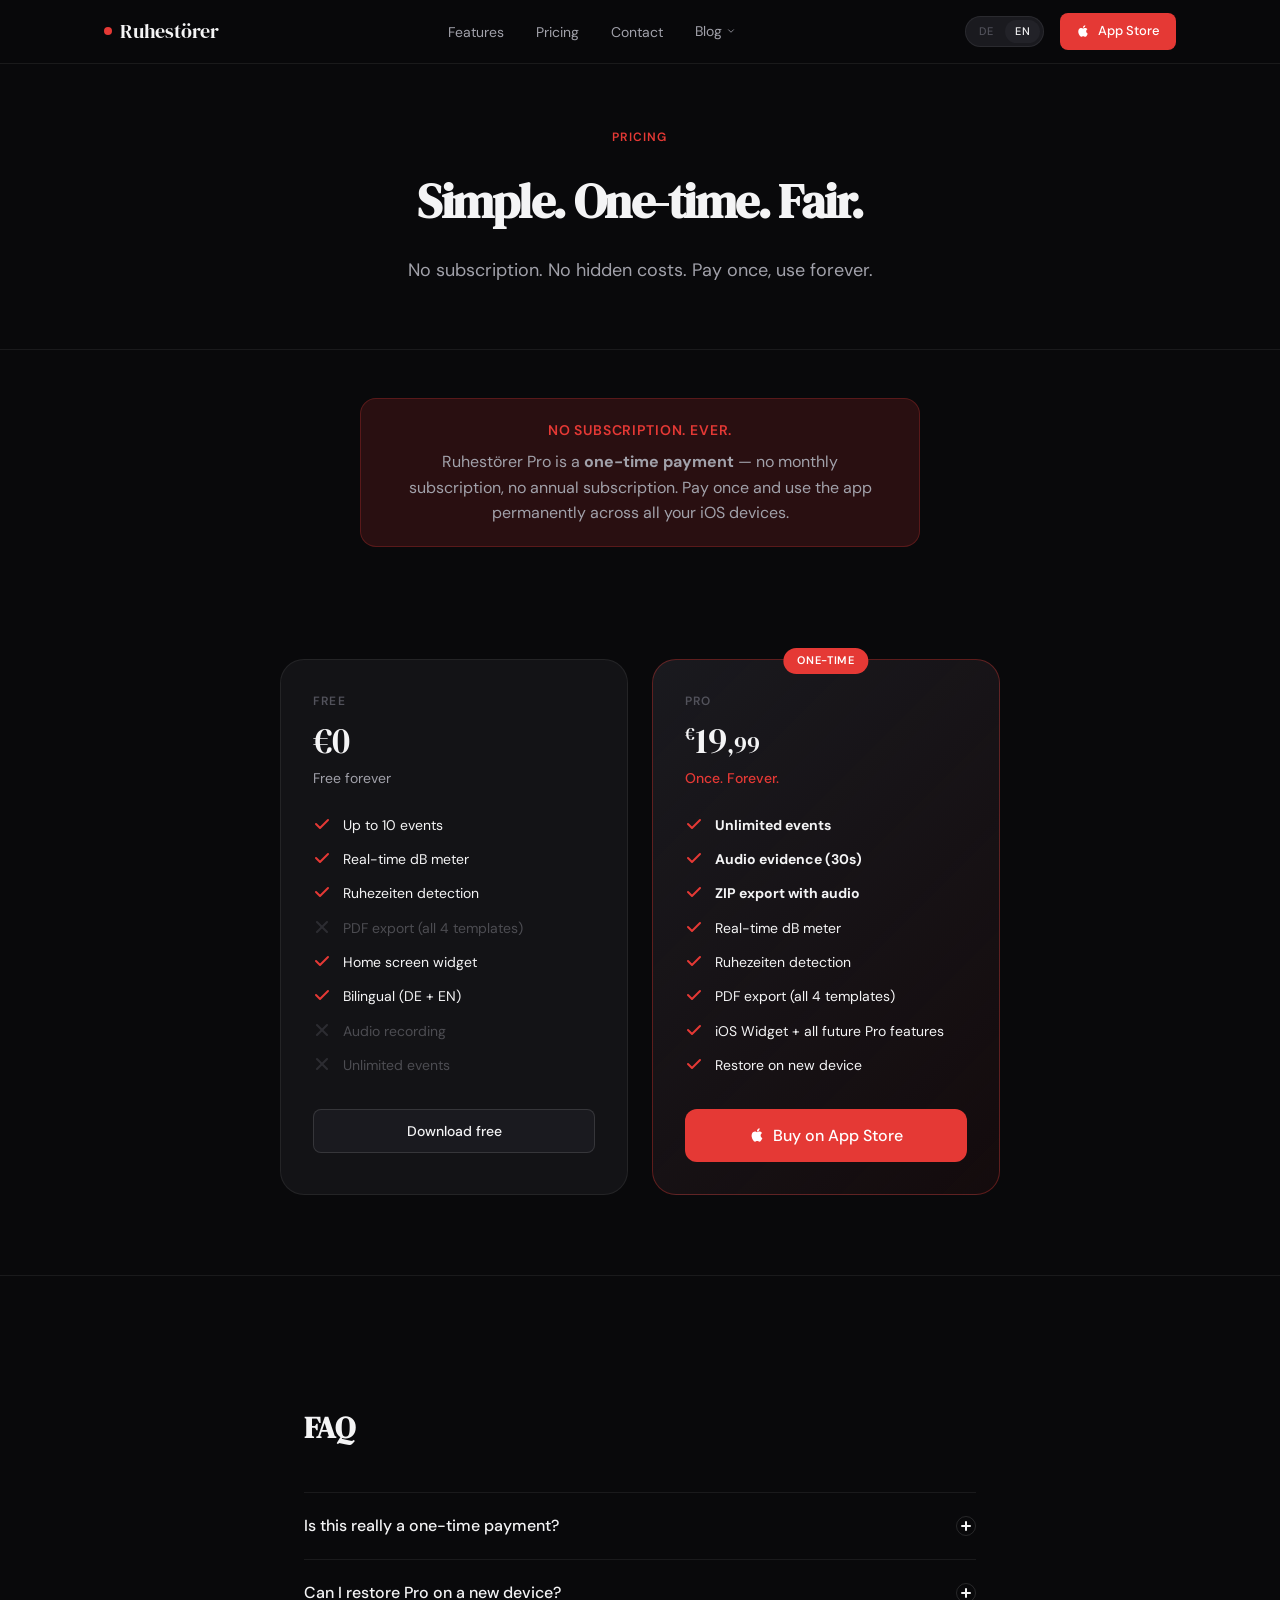
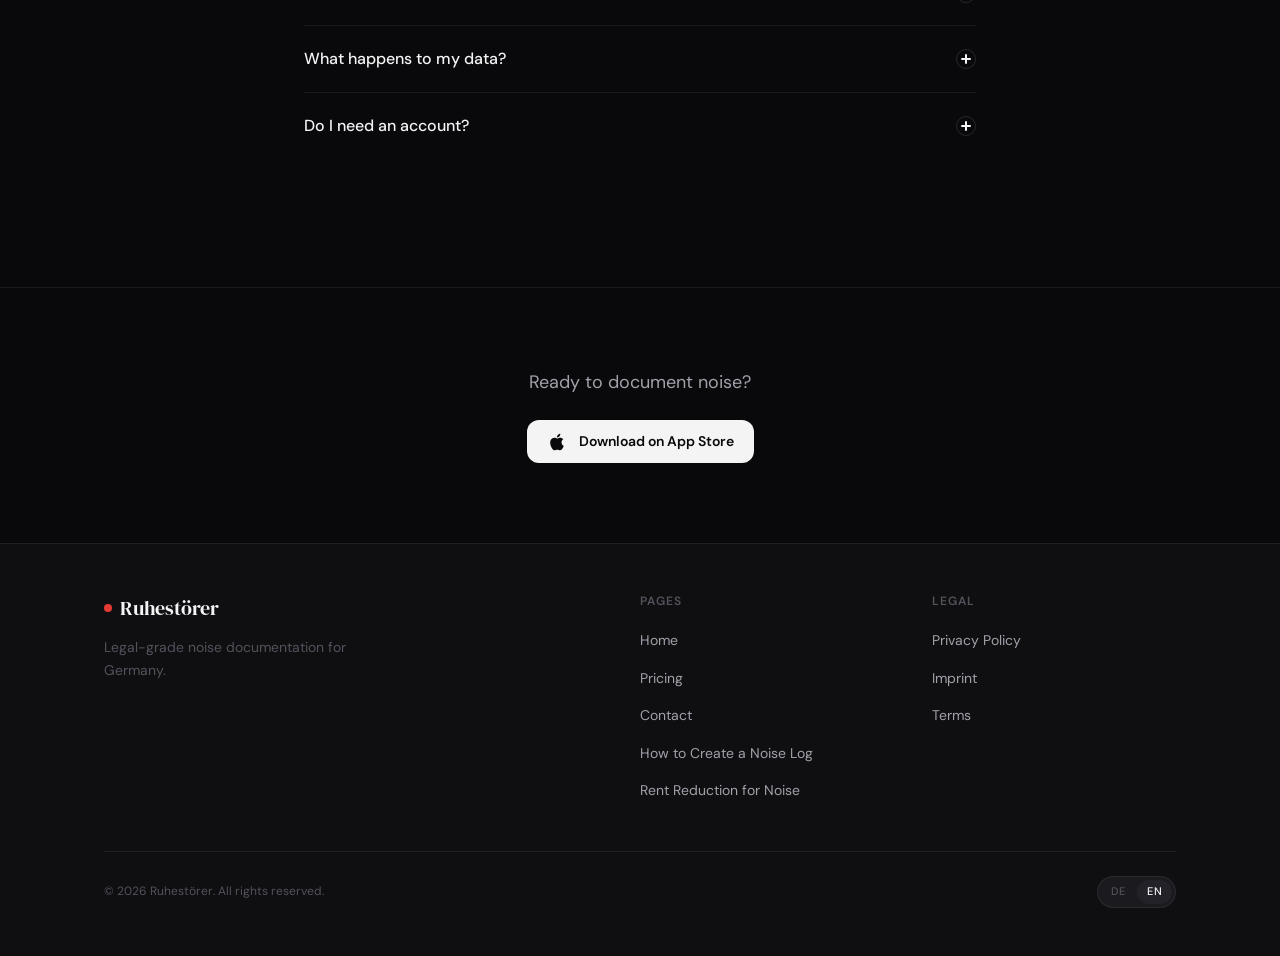
<file: pricing.html>
<!DOCTYPE html>
<html lang="de">
<head>
  <meta charset="UTF-8" />
  <meta name="viewport" content="width=device-width, initial-scale=1.0" />
  <title>Preise – Ruhestörer: Kostenlos & Pro einmalig 19,99 €</title>
  <meta name="description" content="Ruhestörer kostenlos oder Pro für 19,99 € — einmalige Zahlung, kein Abo. Unbegrenzte Lärmprotokolle, Audio-Beweise und PDF-Export für Mietminderung und Ordnungsamt." />
  <link rel="canonical" href="https://appstore-code.github.io/ruhestoerer/pricing.html" />
  <meta property="og:title" content="Preise – Ruhestörer: Kostenlos & Pro einmalig 19,99 €" />
  <meta property="og:description" content="Ruhestörer kostenlos oder Pro für 19,99 € — einmalige Zahlung, kein Abo. Lärmprotokolle, Audio-Beweise, PDF-Export." />
  <meta property="og:type" content="website" />
  <meta property="og:url" content="https://appstore-code.github.io/ruhestoerer/pricing.html" />
  <link rel="icon" type="image/svg+xml" href="assets/icons/favicon.svg" />
  <link rel="preconnect" href="https://fonts.googleapis.com">
  <link rel="preconnect" href="https://fonts.gstatic.com" crossorigin>
  <link rel="preload" href="https://fonts.googleapis.com/css2?family=DM+Serif+Display:ital@0;1&family=DM+Sans:ital,opsz,wght@0,9..40,300;0,9..40,400;0,9..40,500;0,9..40,600;1,9..40,300&display=swap" as="style" onload="this.onload=null;this.rel='stylesheet'">
  <noscript><link rel="stylesheet" href="https://fonts.googleapis.com/css2?family=DM+Serif+Display:ital@0;1&family=DM+Sans:ital,opsz,wght@0,9..40,300;0,9..40,400;0,9..40,500;0,9..40,600;1,9..40,300&display=swap"></noscript>
  <link rel="stylesheet" href="css/styles.css" />
  <style>
    .check-icon { color: var(--accent); }
    .cross-icon { color: var(--text-muted); }
    .one-time-banner {
      background: var(--accent-dim);
      border: 1px solid rgba(229,57,53,0.25);
      border-radius: var(--radius-xl);
      padding: var(--space-5) var(--space-8);
      text-align: center;
      max-width: 560px;
      margin-inline: auto;
    }
  </style>
<!-- GoatCounter analytics (cookieless, no consent banner needed) -->
<script data-goatcounter="https://ruhestoerer.goatcounter.com/count" async src="//gc.zgo.at/count.js"></script>
</head>
<body>

<div id="site-nav"></div>

<!-- ── Page header ─────────────────────────────────────────── -->
<div class="page-header" style="text-align:center;">
  <div class="container">
    <p class="section-label reveal" data-i18n="pricing.label">Preise</p>
    <h1 class="display reveal" data-delay="60" style="font-size:clamp(var(--text-3xl),5vw,var(--text-5xl));letter-spacing:-0.03em;margin-bottom:var(--space-4);" data-i18n="pricing.headline">
      Einfach. Einmalig. Fair.
    </h1>
    <p class="reveal" data-delay="120" style="font-size:var(--text-lg);color:var(--text-secondary);max-width:480px;margin-inline:auto;" data-i18n="pricing.subhead">
      Kein Abo. Keine versteckten Kosten. Einmal zahlen, für immer nutzen.
    </p>
  </div>
</div>

<!-- ── One-time banner ─────────────────────────────────────── -->
<section style="padding-top:var(--space-12);padding-bottom:var(--space-8);">
  <div class="container">
    <div class="one-time-banner reveal">
      <p style="font-size:var(--text-sm);font-weight:600;color:var(--accent);letter-spacing:0.06em;text-transform:uppercase;margin-bottom:var(--space-2);" data-i18n="pricing.banner_label">Kein Abo. Nie.</p>
      <p style="font-size:var(--text-base);color:var(--text-secondary);" data-i18n="pricing.banner_body">
        Ruhestörer Pro ist eine <strong>einmalige Zahlung</strong> — kein monatliches Abo, kein jährliches Abo. Du zahlst einmal und nutzt die App dauerhaft auf all deinen iOS-Geräten.
      </p>
    </div>
  </div>
</section>

<!-- ── Pricing cards ───────────────────────────────────────── -->
<section class="section-sm">
  <div class="container">
    <div class="pricing-grid">

      <!-- FREE -->
      <div class="pricing-card reveal" data-delay="0">
        <p class="pricing-tier" data-i18n="pricing.free_tier">Kostenlos</p>
        <div class="pricing-price">€0</div>
        <p class="pricing-cadence" data-i18n="pricing.free_cadence">Für immer gratis</p>

        <ul class="pricing-features">
          <li class="pricing-feature included">
            <svg class="pricing-feature-check check-icon" viewBox="0 0 18 18" fill="none" stroke="currentColor" stroke-width="2" stroke-linecap="round" stroke-linejoin="round" aria-hidden="true"><polyline points="3 9 7 13 15 5"/></svg>
            <span data-i18n="pricing.free_feat1">Bis zu 10 Ereignisse</span>
          </li>
          <li class="pricing-feature included">
            <svg class="pricing-feature-check check-icon" viewBox="0 0 18 18" fill="none" stroke="currentColor" stroke-width="2" stroke-linecap="round" stroke-linejoin="round" aria-hidden="true"><polyline points="3 9 7 13 15 5"/></svg>
            <span data-i18n="pricing.free_feat2">Echtzeit-Dezibelmessung</span>
          </li>
          <li class="pricing-feature included">
            <svg class="pricing-feature-check check-icon" viewBox="0 0 18 18" fill="none" stroke="currentColor" stroke-width="2" stroke-linecap="round" stroke-linejoin="round" aria-hidden="true"><polyline points="3 9 7 13 15 5"/></svg>
            <span data-i18n="pricing.free_feat3">Automatische Ruhezeiterkennung</span>
          </li>
          <li class="pricing-feature excluded">
            <svg class="pricing-feature-check cross-icon" viewBox="0 0 18 18" fill="none" stroke="currentColor" stroke-width="2" stroke-linecap="round" stroke-linejoin="round" aria-hidden="true"><line x1="4" y1="4" x2="14" y2="14"/><line x1="14" y1="4" x2="4" y2="14"/></svg>
            <span data-i18n="pricing.free_feat4">PDF-Export (alle 4 Vorlagen)</span>
          </li>
          <li class="pricing-feature included">
            <svg class="pricing-feature-check check-icon" viewBox="0 0 18 18" fill="none" stroke="currentColor" stroke-width="2" stroke-linecap="round" stroke-linejoin="round" aria-hidden="true"><polyline points="3 9 7 13 15 5"/></svg>
            <span data-i18n="pricing.free_feat5">iOS-Widget</span>
          </li>
          <li class="pricing-feature included">
            <svg class="pricing-feature-check check-icon" viewBox="0 0 18 18" fill="none" stroke="currentColor" stroke-width="2" stroke-linecap="round" stroke-linejoin="round" aria-hidden="true"><polyline points="3 9 7 13 15 5"/></svg>
            <span data-i18n="pricing.free_feat6">Zweisprachig (DE + EN)</span>
          </li>
          <li class="pricing-feature excluded">
            <svg class="pricing-feature-check cross-icon" viewBox="0 0 18 18" fill="none" stroke="currentColor" stroke-width="2" stroke-linecap="round" stroke-linejoin="round" aria-hidden="true"><line x1="4" y1="4" x2="14" y2="14"/><line x1="14" y1="4" x2="4" y2="14"/></svg>
            <span data-i18n="pricing.free_miss1">Audio-Aufnahme</span>
          </li>
          <li class="pricing-feature excluded">
            <svg class="pricing-feature-check cross-icon" viewBox="0 0 18 18" fill="none" stroke="currentColor" stroke-width="2" stroke-linecap="round" stroke-linejoin="round" aria-hidden="true"><line x1="4" y1="4" x2="14" y2="14"/><line x1="14" y1="4" x2="4" y2="14"/></svg>
            <span data-i18n="pricing.free_miss2">Unbegrenzte Ereignisse</span>
          </li>
        </ul>

        <!-- TODO: Replace href="https://apps.apple.com/app/id6763788979" with real App Store URL -->
        <a href="https://apps.apple.com/app/id6763788979" class="btn btn-secondary" style="width:100%;justify-content:center;" data-i18n="pricing.free_btn">
          Kostenlos laden
        </a>
      </div>

      <!-- PRO -->
      <div class="pricing-card featured reveal" data-delay="80">
        <div class="pricing-badge" data-i18n="pricing.pro_badge">Einmalig</div>
        <p class="pricing-tier">Pro</p>
        <div class="pricing-price"><sup>€</sup>19<span style="font-size:var(--text-2xl)">,99</span></div>
        <p class="pricing-cadence" style="color:var(--accent);font-weight:500;" data-i18n="pricing.pro_cadence">Einmalig. Für immer.</p>

        <ul class="pricing-features">
          <li class="pricing-feature included">
            <svg class="pricing-feature-check check-icon" viewBox="0 0 18 18" fill="none" stroke="currentColor" stroke-width="2" stroke-linecap="round" stroke-linejoin="round" aria-hidden="true"><polyline points="3 9 7 13 15 5"/></svg>
            <span><strong data-i18n="pricing.pro_feat1">Unbegrenzte Ereignisse</strong></span>
          </li>
          <li class="pricing-feature included">
            <svg class="pricing-feature-check check-icon" viewBox="0 0 18 18" fill="none" stroke="currentColor" stroke-width="2" stroke-linecap="round" stroke-linejoin="round" aria-hidden="true"><polyline points="3 9 7 13 15 5"/></svg>
            <span><strong data-i18n="pricing.pro_feat2">Audio-Beweis (30s)</strong></span>
          </li>
          <li class="pricing-feature included">
            <svg class="pricing-feature-check check-icon" viewBox="0 0 18 18" fill="none" stroke="currentColor" stroke-width="2" stroke-linecap="round" stroke-linejoin="round" aria-hidden="true"><polyline points="3 9 7 13 15 5"/></svg>
            <span><strong data-i18n="pricing.pro_feat3">ZIP-Export mit Audiodateien</strong></span>
          </li>
          <li class="pricing-feature included">
            <svg class="pricing-feature-check check-icon" viewBox="0 0 18 18" fill="none" stroke="currentColor" stroke-width="2" stroke-linecap="round" stroke-linejoin="round" aria-hidden="true"><polyline points="3 9 7 13 15 5"/></svg>
            <span data-i18n="pricing.pro_feat4">Echtzeit-Dezibelmessung</span>
          </li>
          <li class="pricing-feature included">
            <svg class="pricing-feature-check check-icon" viewBox="0 0 18 18" fill="none" stroke="currentColor" stroke-width="2" stroke-linecap="round" stroke-linejoin="round" aria-hidden="true"><polyline points="3 9 7 13 15 5"/></svg>
            <span data-i18n="pricing.pro_feat5">Automatische Ruhezeiterkennung</span>
          </li>
          <li class="pricing-feature included">
            <svg class="pricing-feature-check check-icon" viewBox="0 0 18 18" fill="none" stroke="currentColor" stroke-width="2" stroke-linecap="round" stroke-linejoin="round" aria-hidden="true"><polyline points="3 9 7 13 15 5"/></svg>
            <span data-i18n="pricing.pro_feat6">PDF-Export (alle 4 Vorlagen)</span>
          </li>
          <li class="pricing-feature included">
            <svg class="pricing-feature-check check-icon" viewBox="0 0 18 18" fill="none" stroke="currentColor" stroke-width="2" stroke-linecap="round" stroke-linejoin="round" aria-hidden="true"><polyline points="3 9 7 13 15 5"/></svg>
            <span data-i18n="pricing.pro_feat7">iOS-Widget + alle zukünftigen Pro-Funktionen</span>
          </li>
          <li class="pricing-feature included">
            <svg class="pricing-feature-check check-icon" viewBox="0 0 18 18" fill="none" stroke="currentColor" stroke-width="2" stroke-linecap="round" stroke-linejoin="round" aria-hidden="true"><polyline points="3 9 7 13 15 5"/></svg>
            <span data-i18n="pricing.pro_feat8">Kauf auf neuem Gerät wiederherstellbar</span>
          </li>
        </ul>

        <!-- TODO: Replace href="https://apps.apple.com/app/id6763788979" with real App Store URL -->
        <a href="https://apps.apple.com/app/id6763788979" class="btn btn-primary btn-lg" style="width:100%;justify-content:center;">
          <svg width="16" height="16" viewBox="0 0 24 24" fill="currentColor" aria-hidden="true"><path d="M18.71 19.5c-.83 1.24-1.71 2.45-3.05 2.47-1.34.03-1.77-.79-3.29-.79-1.53 0-2 .77-3.27.82-1.31.05-2.3-1.32-3.14-2.53C4.25 17 2.94 12.45 4.7 9.39c.87-1.52 2.43-2.48 4.12-2.51 1.28-.02 2.5.87 3.29.87.78 0 2.26-1.07 3.8-.91.65.03 2.47.26 3.64 1.98-.09.06-2.17 1.28-2.15 3.81.03 3.02 2.65 4.03 2.68 4.04-.03.07-.42 1.44-1.38 2.83M13 3.5c.73-.83 1.94-1.46 2.94-1.5.13 1.17-.34 2.35-1.04 3.19-.69.85-1.83 1.51-2.95 1.42-.15-1.15.41-2.35 1.05-3.11"/></svg>
          <span data-i18n="pricing.pro_btn">Im App Store kaufen</span>
        </a>
      </div>

    </div>
  </div>
</section>

<!-- ── FAQ ─────────────────────────────────────────────────── -->
<section class="section" style="border-top:1px solid var(--border);">
  <div class="container" style="max-width:720px;margin-inline:auto;">
    <h2 class="display reveal" style="font-size:var(--text-3xl);letter-spacing:-0.02em;margin-bottom:var(--space-10);" data-i18n="pricing.faq_title">Häufige Fragen</h2>

    <div class="faq-item">
      <button class="faq-question">
        <span data-i18n="pricing.faq1_q">Ist das wirklich eine Einmalzahlung?</span>
        <div class="faq-icon" aria-hidden="true">
          <svg width="10" height="10" viewBox="0 0 10 10" fill="none" stroke="currentColor" stroke-width="2" stroke-linecap="round"><line x1="5" y1="1" x2="5" y2="9"/><line x1="1" y1="5" x2="9" y2="5"/></svg>
        </div>
      </button>
      <div class="faq-answer">
        <div class="faq-answer-inner">
          <p data-i18n="pricing.faq1_a">Ja, vollständig. Ruhestörer Pro ist ein <strong>Lifetime-Kauf</strong> — du zahlst einmal und nutzt alle Pro-Funktionen dauerhaft, ohne monatliche oder jährliche Gebühren. Die Abwicklung erfolgt über Apple In-App Purchase.</p>
        </div>
      </div>
    </div>

    <div class="faq-item">
      <button class="faq-question">
        <span data-i18n="pricing.faq2_q">Kann ich Pro nach einem Gerätewechsel wiederherstellen?</span>
        <div class="faq-icon" aria-hidden="true">
          <svg width="10" height="10" viewBox="0 0 10 10" fill="none" stroke="currentColor" stroke-width="2" stroke-linecap="round"><line x1="5" y1="1" x2="5" y2="9"/><line x1="1" y1="5" x2="9" y2="5"/></svg>
        </div>
      </button>
      <div class="faq-answer">
        <div class="faq-answer-inner">
          <p data-i18n="pricing.faq2_a">Ja. Tippe in der App auf „Kauf wiederherstellen" — Apple verknüpft den Kauf mit deiner Apple ID, nicht mit einem Gerät. Du kannst Pro auf allen deinen iOS-Geräten mit derselben Apple ID nutzen.</p>
        </div>
      </div>
    </div>

    <div class="faq-item">
      <button class="faq-question">
        <span data-i18n="pricing.faq3_q">Was passiert mit meinen Daten?</span>
        <div class="faq-icon" aria-hidden="true">
          <svg width="10" height="10" viewBox="0 0 10 10" fill="none" stroke="currentColor" stroke-width="2" stroke-linecap="round"><line x1="5" y1="1" x2="5" y2="9"/><line x1="1" y1="5" x2="9" y2="5"/></svg>
        </div>
      </button>
      <div class="faq-answer">
        <div class="faq-answer-inner">
          <p data-i18n="pricing.faq3_a">Alle Ereignisse, Messungen und Audioaufnahmen werden <strong>ausschließlich lokal auf deinem Gerät</strong> gespeichert. Es gibt keine Cloud-Synchronisierung und keine Server, an die Daten übermittelt werden. Die einzige externe Verbindung ist RevenueCat für die Kaufabwicklung.</p>
        </div>
      </div>
    </div>

    <div class="faq-item">
      <button class="faq-question">
        <span data-i18n="pricing.faq4_q">Brauche ich einen Account?</span>
        <div class="faq-icon" aria-hidden="true">
          <svg width="10" height="10" viewBox="0 0 10 10" fill="none" stroke="currentColor" stroke-width="2" stroke-linecap="round"><line x1="5" y1="1" x2="5" y2="9"/><line x1="1" y1="5" x2="9" y2="5"/></svg>
        </div>
      </button>
      <div class="faq-answer">
        <div class="faq-answer-inner">
          <p data-i18n="pricing.faq4_a">Nein. Ruhestörer benötigt keinen Account, keine Registrierung, keine E-Mail. Die App funktioniert sofort nach dem Download — vollständig anonym und offline.</p>
        </div>
      </div>
    </div>

  </div>
</section>

<!-- ── CTA ─────────────────────────────────────────────────── -->
<section style="border-top:1px solid var(--border);padding-block:var(--space-20);text-align:center;">
  <div class="container">
    <p class="reveal" style="font-size:var(--text-lg);color:var(--text-secondary);margin-bottom:var(--space-6);" data-i18n="pricing.cta_body">Bereit, Lärm zu dokumentieren?</p>
    <!-- TODO: Replace href="https://apps.apple.com/app/id6763788979" with real App Store URL -->
    <a href="https://apps.apple.com/app/id6763788979" class="appstore-badge reveal" data-delay="80" style="display:inline-flex;">
      <svg width="20" height="20" viewBox="0 0 24 24" fill="currentColor" aria-hidden="true"><path d="M18.71 19.5c-.83 1.24-1.71 2.45-3.05 2.47-1.34.03-1.77-.79-3.29-.79-1.53 0-2 .77-3.27.82-1.31.05-2.3-1.32-3.14-2.53C4.25 17 2.94 12.45 4.7 9.39c.87-1.52 2.43-2.48 4.12-2.51 1.28-.02 2.5.87 3.29.87.78 0 2.26-1.07 3.8-.91.65.03 2.47.26 3.64 1.98-.09.06-2.17 1.28-2.15 3.81.03 3.02 2.65 4.03 2.68 4.04-.03.07-.42 1.44-1.38 2.83M13 3.5c.73-.83 1.94-1.46 2.94-1.5.13 1.17-.34 2.35-1.04 3.19-.69.85-1.83 1.51-2.95 1.42-.15-1.15.41-2.35 1.05-3.11"/></svg>
      <span data-i18n="pricing.cta_btn">Im App Store laden</span>
    </a>
  </div>
</section>

<div id="site-footer"></div>

<script>window.SITE_ROOT = ''; window.NAV_ALWAYS_SCROLLED = true;</script>
<script src="js/partials.js"></script>
</body>
</html>
</file>
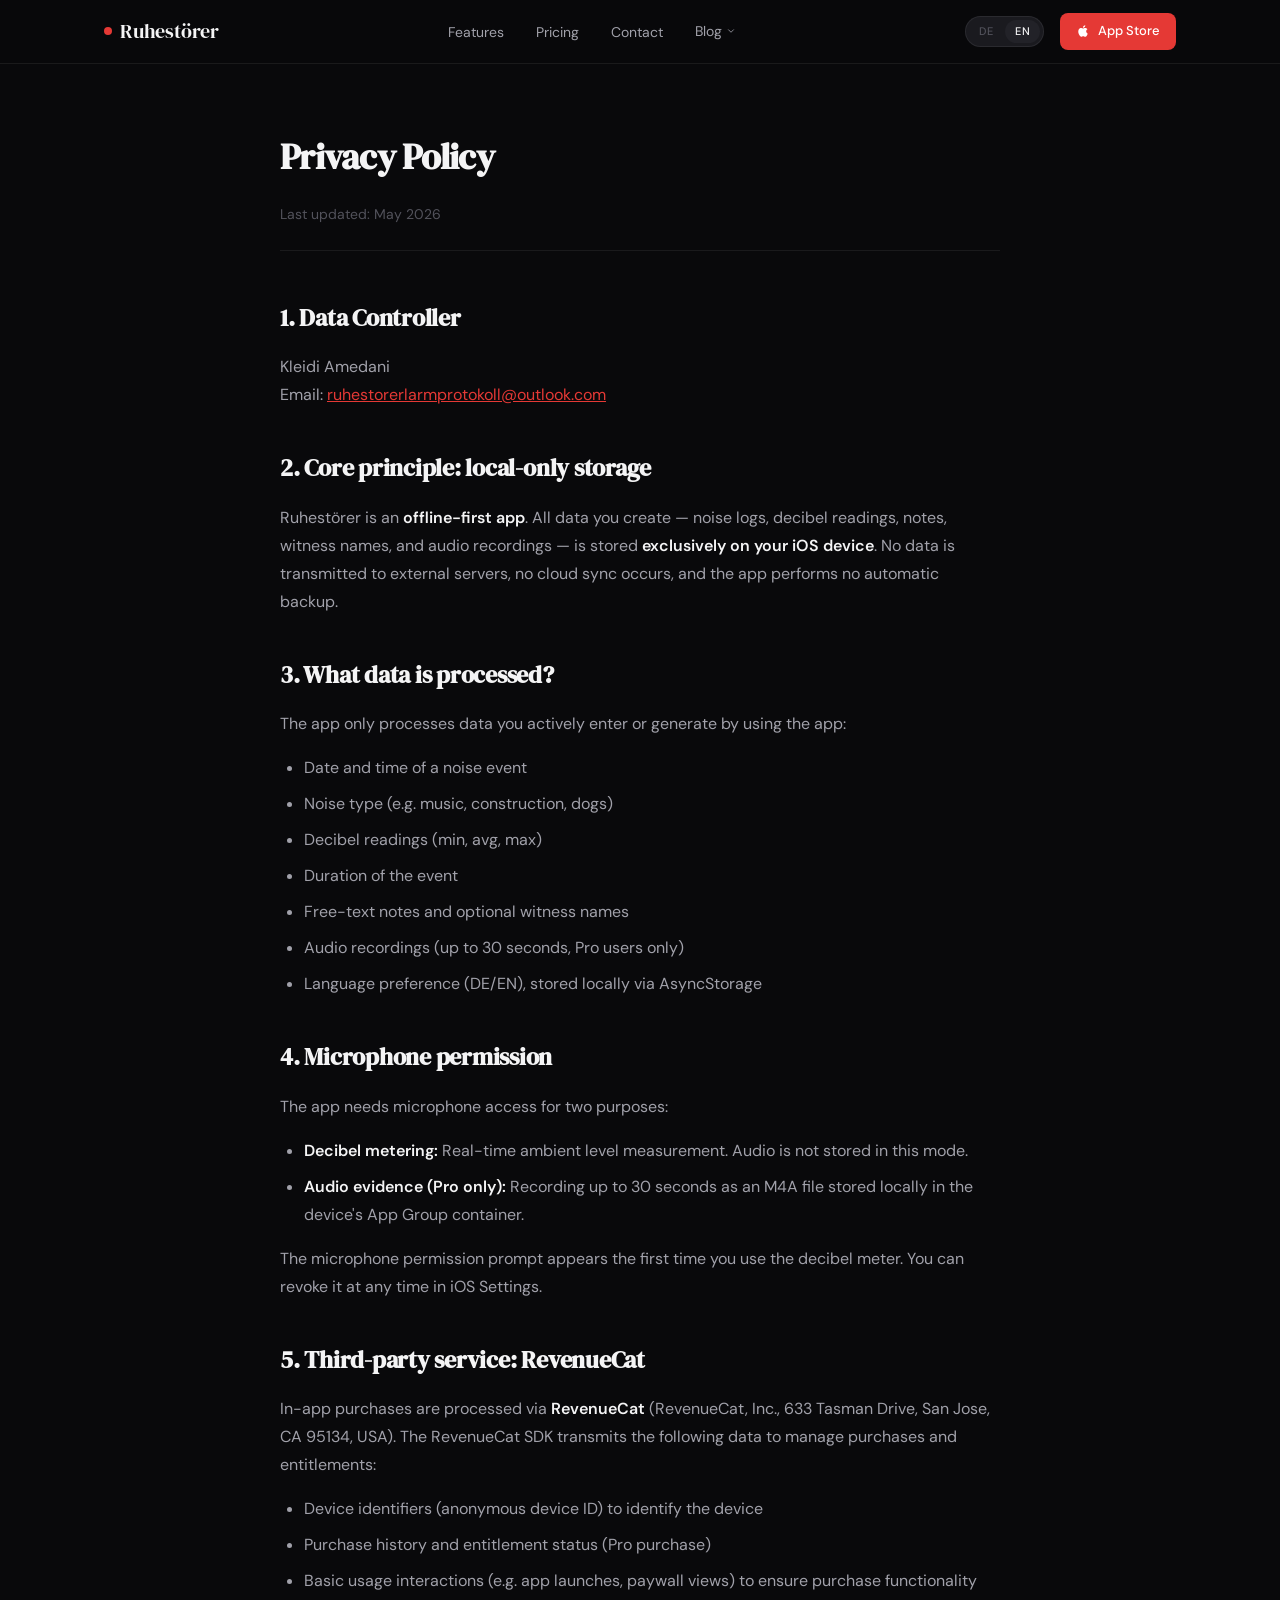
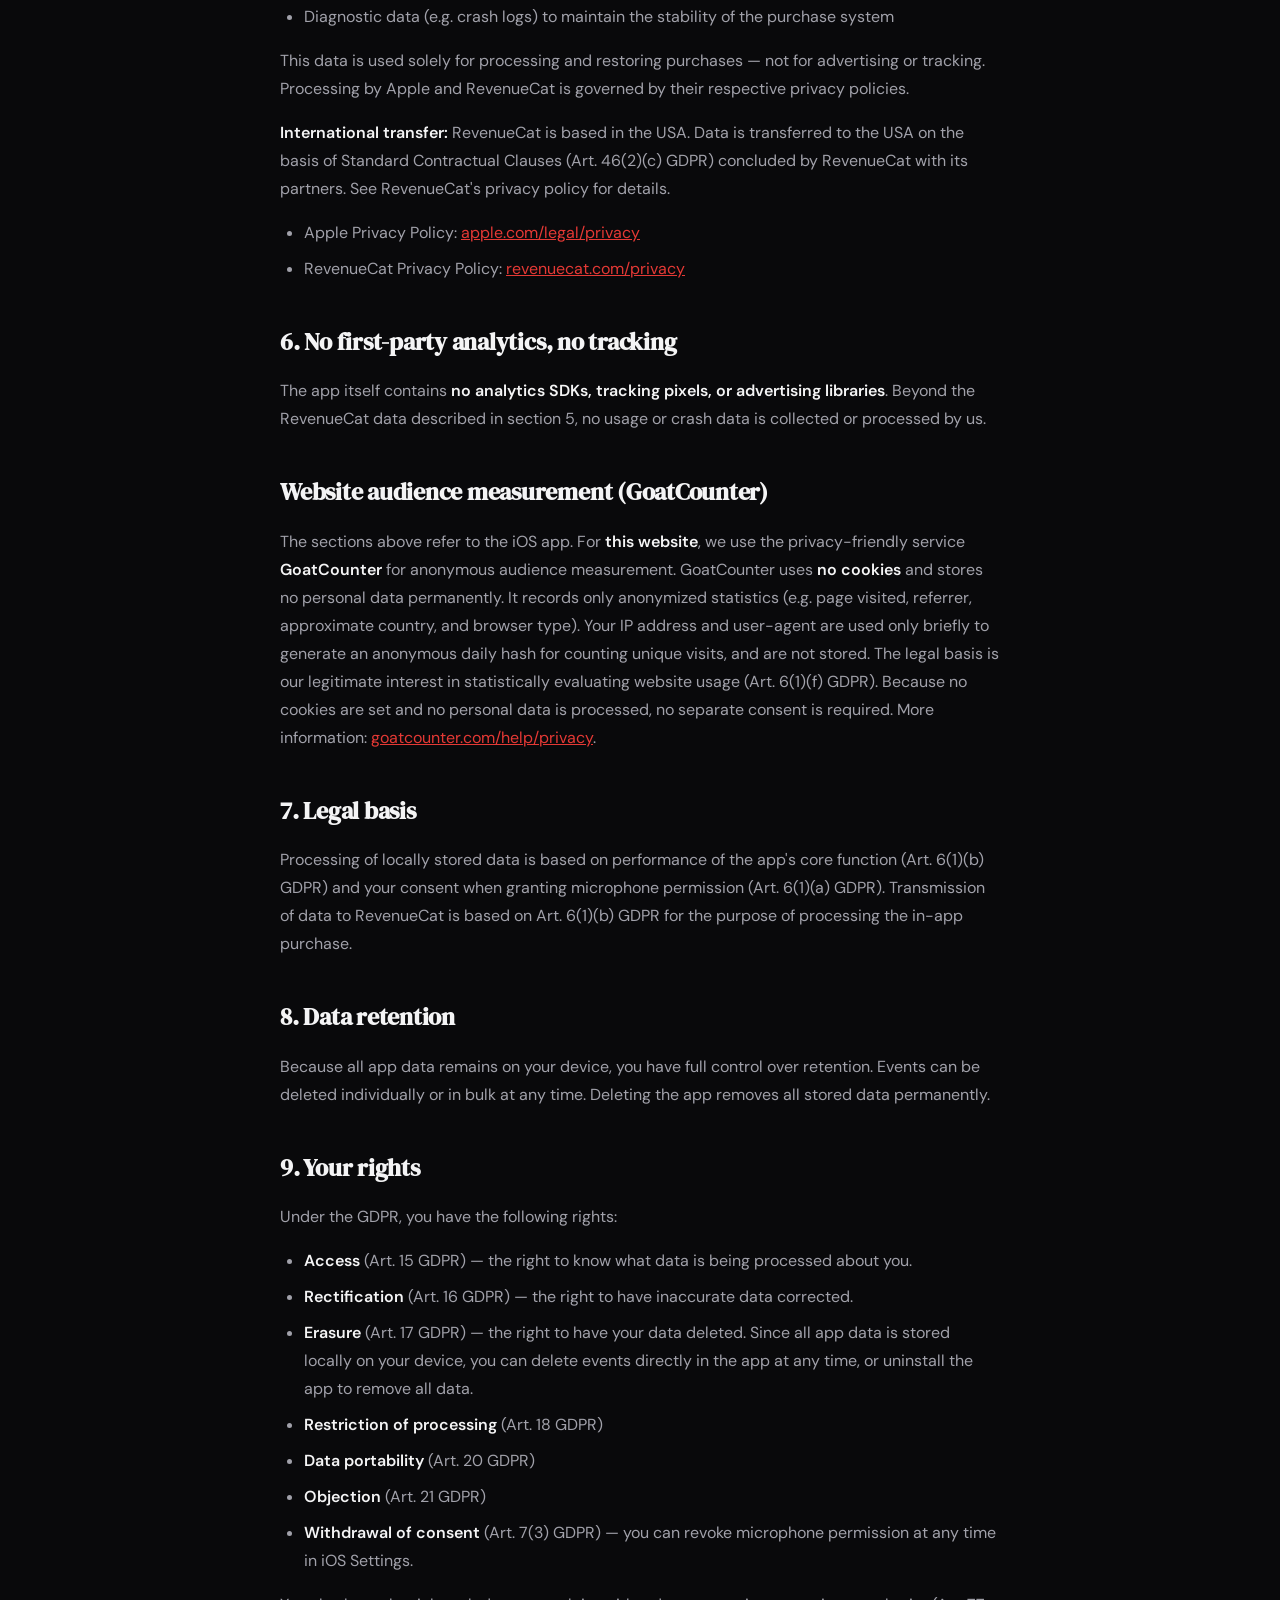
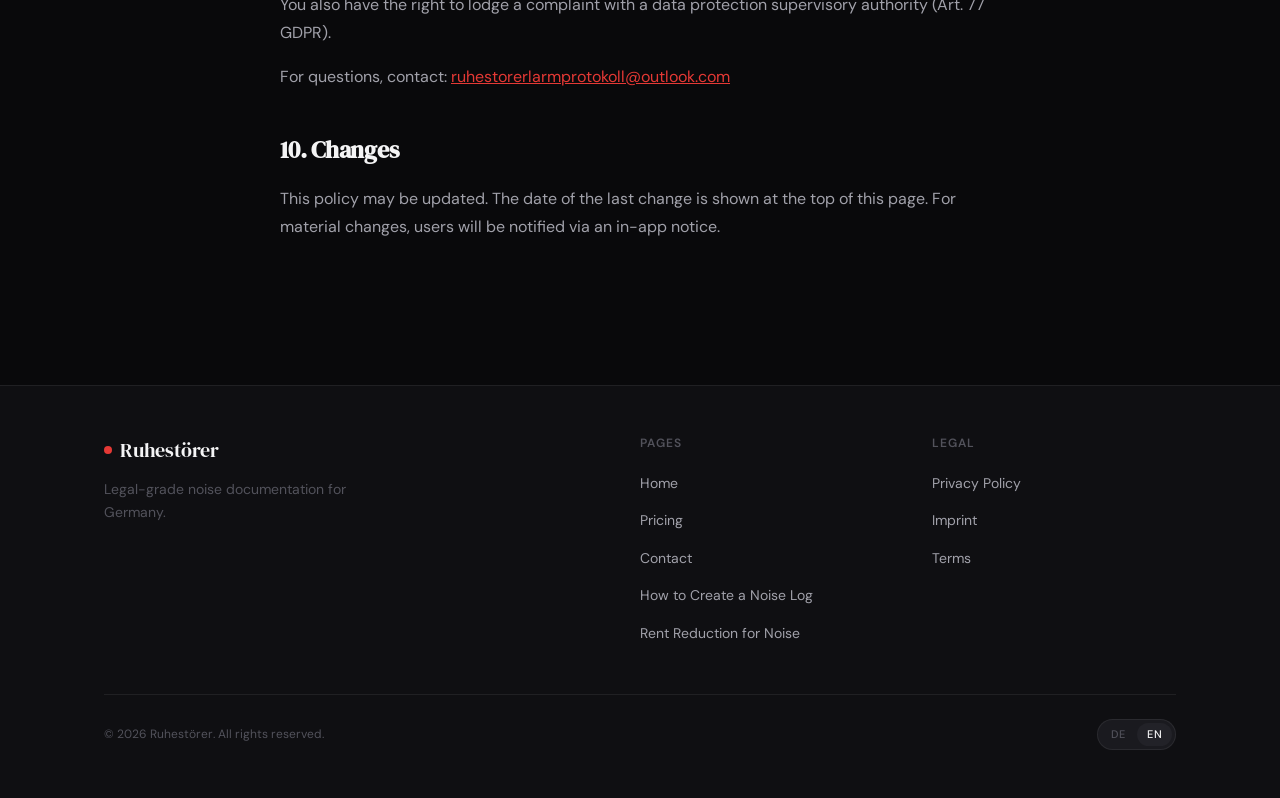
<file: privacy.html>
<!DOCTYPE html>
<html lang="de">
<head>
  <meta charset="UTF-8" />
  <meta name="viewport" content="width=device-width, initial-scale=1.0" />
  <title>Datenschutzerklärung — Ruhestörer iOS-App</title>
  <meta name="description" content="Datenschutzerklärung der Ruhestörer App: Alle Lärmprotokolle, Dezibelwerte und Audioaufnahmen bleiben ausschließlich lokal auf deinem iOS-Gerät — keine Cloud, kein Server." />
  <link rel="canonical" href="https://appstore-code.github.io/ruhestoerer/privacy.html" />
  <link rel="icon" type="image/svg+xml" href="assets/icons/favicon.svg" />
  <link rel="preconnect" href="https://fonts.googleapis.com">
  <link rel="preconnect" href="https://fonts.gstatic.com" crossorigin>
  <link rel="preload" href="https://fonts.googleapis.com/css2?family=DM+Serif+Display:ital@0;1&family=DM+Sans:ital,opsz,wght@0,9..40,300;0,9..40,400;0,9..40,500;0,9..40,600;1,9..40,300&display=swap" as="style" onload="this.onload=null;this.rel='stylesheet'">
  <noscript><link rel="stylesheet" href="https://fonts.googleapis.com/css2?family=DM+Serif+Display:ital@0;1&family=DM+Sans:ital,opsz,wght@0,9..40,300;0,9..40,400;0,9..40,500;0,9..40,600;1,9..40,300&display=swap"></noscript>
  <link rel="stylesheet" href="css/styles.css" />
  <style>
    [lang="en"] .de-only { display: none; }
    [lang="de"] .en-only { display: none; }
  </style>
<!-- GoatCounter analytics (cookieless, no consent banner needed) -->
<script data-goatcounter="https://ruhestoerer.goatcounter.com/count" async src="//gc.zgo.at/count.js"></script>
</head>
<body>

<div id="site-nav"></div>

<main style="padding-top:calc(var(--nav-h) + var(--space-16));padding-bottom:var(--space-32);">
  <div class="container">
    <div class="legal-content">

      <!-- ── GERMAN ─────────────────────────────────────────── -->
      <div class="de-only">
        <h1 class="display reveal">Datenschutzerklärung</h1>
        <p class="updated reveal" data-delay="60">Stand: Mai 2026</p>

        <h2>1. Verantwortlicher</h2>
        <p>
          Kleidi Amedani<br>
          E-Mail: <a href="mailto:ruhestorerlarmprotokoll@outlook.com">ruhestorerlarmprotokoll@outlook.com</a>
        </p>

        <h2>2. Grundsatz: Lokale Datenspeicherung</h2>
        <p>Ruhestörer ist eine <strong>Offline-First-App</strong>. Alle von dir erfassten Daten — Lärmprotokolle, Dezibelwerte, Notizen, Zeugennamen und Audioaufnahmen — werden <strong>ausschließlich lokal auf deinem iOS-Gerät</strong> gespeichert. Es findet keine Übermittlung an externe Server, keine Cloud-Synchronisierung und kein automatisches Backup durch die App statt.</p>

        <h2>3. Welche Daten werden verarbeitet?</h2>
        <p>Die App verarbeitet ausschließlich die Daten, die du aktiv eingibst oder durch Nutzung der App erzeugst:</p>
        <ul>
          <li>Datum und Uhrzeit eines Lärmereignisses</li>
          <li>Lärmtyp (z. B. Musik, Baustelle, Hunde)</li>
          <li>Dezibelwerte (min, Ø, max)</li>
          <li>Dauer des Ereignisses</li>
          <li>Freitextnotizen und ggf. Zeugennamen</li>
          <li>Audioaufnahmen (bis zu 30 Sekunden, nur Pro-Nutzer)</li>
          <li>Sprachpräferenz (DE/EN), gespeichert lokal via AsyncStorage</li>
        </ul>

        <h2>4. Mikrofon-Berechtigung</h2>
        <p>Die App benötigt Zugriff auf das Mikrofon deines Geräts für zwei Zwecke:</p>
        <ul>
          <li><strong>Dezibelmessung:</strong> Echtzeit-Messung der Umgebungslautstärke. Die Audiodaten werden in diesem Modus nicht gespeichert.</li>
          <li><strong>Audio-Beweise (nur Pro):</strong> Aufzeichnung von bis zu 30 Sekunden als M4A-Datei, die lokal im App-Group-Container des Geräts gespeichert wird.</li>
        </ul>
        <p>Die Mikrofon-Berechtigung wird beim ersten Verwenden des Dezibelmessers durch das System abgefragt. Du kannst die Berechtigung jederzeit in den iOS-Einstellungen widerrufen.</p>

        <h2>5. Drittanbieter: RevenueCat</h2>
        <p>Für die Abwicklung von In-App-Käufen verwendet die App den Dienst <strong>RevenueCat</strong> (RevenueCat, Inc., 633 Tasman Drive, San Jose, CA 95134, USA). Das RevenueCat-SDK überträgt folgende Daten zur Verwaltung von Käufen und Berechtigungen:</p>
        <ul>
          <li>Gerätekennungen (anonyme Geräte-ID) zur Identifikation des Geräts</li>
          <li>Kaufhistorie und Berechtigungsstatus (Pro-Kauf)</li>
          <li>Grundlegende Nutzungsinteraktionen (z. B. App-Starts, Paywall-Aufrufe) zur Sicherstellung der Kauffunktionalität</li>
          <li>Diagnosedaten (z. B. Absturzprotokolle) zur Stabilitätssicherung des Kaufsystems</li>
        </ul>
        <p>Diese Daten werden ausschließlich für die technische Abwicklung und Wiederherstellung von Käufen verwendet — nicht für Werbung oder Tracking. Die Verarbeitung durch Apple (App Store) und RevenueCat erfolgt gemäß deren eigenen Datenschutzbestimmungen.</p>
        <p><strong>Übermittlung in Drittländer:</strong> RevenueCat hat seinen Sitz in den USA. Die Datenübermittlung in die USA erfolgt auf Grundlage von Standardvertragsklauseln (Art. 46 Abs. 2 lit. c DSGVO), die RevenueCat mit seinen Vertragspartnern abgeschlossen hat. Weitere Informationen findest du in der Datenschutzerklärung von RevenueCat.</p>
        <ul>
          <li>Apple Datenschutzrichtlinie: <a href="https://www.apple.com/legal/privacy/" target="_blank" rel="noopener">apple.com/legal/privacy</a></li>
          <li>RevenueCat Datenschutzrichtlinie: <a href="https://www.revenuecat.com/privacy" target="_blank" rel="noopener">revenuecat.com/privacy</a></li>
        </ul>

        <h2>6. Keine eigene Analyse, kein Tracking</h2>
        <p>Die App selbst enthält <strong>keine eigenen Analyse-SDKs, Tracking-Pixel oder Werbebibliotheken</strong>. Abgesehen von den unter Abschnitt 5 beschriebenen RevenueCat-Daten werden keine Nutzungs- oder Absturzdaten durch uns erhoben oder verarbeitet.</p>

        <h2>Reichweitenmessung dieser Webseite (GoatCounter)</h2>
        <p>Die vorstehenden Abschnitte beziehen sich auf die iOS-App. Für <strong>diese Webseite</strong> setzen wir zur anonymen Reichweitenmessung den datenschutzfreundlichen Dienst <strong>GoatCounter</strong> ein. GoatCounter verwendet <strong>keine Cookies</strong> und speichert keine personenbezogenen Daten dauerhaft. Erfasst werden lediglich anonymisierte Statistiken (z. B. aufgerufene Seite, Referrer, ungefähres Land und Browsertyp). Deine IP-Adresse und dein Browser-Kennzeichen (User-Agent) werden nur kurzzeitig verwendet, um einen anonymen Tageswert zur Zählung eindeutiger Besuche zu bilden, und werden nicht dauerhaft gespeichert. Rechtsgrundlage ist unser berechtigtes Interesse an einer statistischen Auswertung der Websitenutzung (Art. 6 Abs. 1 lit. f DSGVO). Da keine Cookies gesetzt und keine personenbezogenen Daten verarbeitet werden, ist keine gesonderte Einwilligung erforderlich. Weitere Informationen: <a href="https://www.goatcounter.com/help/privacy" target="_blank" rel="noopener">goatcounter.com/help/privacy</a>.</p>

        <h2>7. Rechtsgrundlage</h2>
        <p>Die Verarbeitung der lokal gespeicherten Daten erfolgt auf Grundlage deiner aktiven Nutzung der App (Art. 6 Abs. 1 lit. b DSGVO — Vertragserfüllung) sowie deiner Einwilligung bei der Mikrofon-Berechtigung (Art. 6 Abs. 1 lit. a DSGVO). Die Übermittlung von Daten an RevenueCat erfolgt auf Grundlage von Art. 6 Abs. 1 lit. b DSGVO zur Abwicklung des In-App-Kaufs.</p>

        <h2>8. Speicherdauer</h2>
        <p>Da alle App-Daten lokal auf deinem Gerät verbleiben, liegt die Kontrolle über die Speicherdauer vollständig bei dir. Ereignisse können jederzeit einzeln oder in Gruppen gelöscht werden. Das Löschen der App entfernt alle gespeicherten Daten endgültig vom Gerät.</p>

        <h2>9. Deine Rechte</h2>
        <p>Dir stehen gemäß DSGVO folgende Rechte zu:</p>
        <ul>
          <li><strong>Auskunft</strong> (Art. 15 DSGVO) — Du hast das Recht zu erfahren, welche Daten über dich verarbeitet werden.</li>
          <li><strong>Berichtigung</strong> (Art. 16 DSGVO) — Du kannst die Berichtigung unrichtiger Daten verlangen.</li>
          <li><strong>Löschung</strong> (Art. 17 DSGVO) — Du kannst die Löschung deiner Daten verlangen. Da alle App-Daten lokal auf deinem Gerät liegen, kannst du Ereignisse jederzeit direkt in der App löschen oder die App vollständig deinstallieren.</li>
          <li><strong>Einschränkung der Verarbeitung</strong> (Art. 18 DSGVO)</li>
          <li><strong>Datenübertragbarkeit</strong> (Art. 20 DSGVO)</li>
          <li><strong>Widerspruch</strong> (Art. 21 DSGVO)</li>
          <li><strong>Widerruf der Einwilligung</strong> (Art. 7 Abs. 3 DSGVO) — Du kannst die Mikrofon-Berechtigung jederzeit in den iOS-Einstellungen widerrufen.</li>
        </ul>
        <p>Du hast außerdem das Recht, dich bei einer Datenschutz-Aufsichtsbehörde zu beschweren (Art. 77 DSGVO). Zuständig ist die Aufsichtsbehörde des Bundeslandes, in dem du deinen Wohnsitz hast.</p>
        <p>Für Fragen oder Anliegen wende dich an:</p>
        <p><strong>E-Mail:</strong> <a href="mailto:ruhestorerlarmprotokoll@outlook.com">ruhestorerlarmprotokoll@outlook.com</a></p>

        <h2>10. Änderungen</h2>
        <p>Diese Datenschutzerklärung kann aktualisiert werden. Das Datum der letzten Änderung ist oben auf dieser Seite vermerkt. Bei wesentlichen Änderungen werden Nutzer durch einen Hinweis in der App informiert.</p>
      </div>

      <!-- ── ENGLISH ─────────────────────────────────────────── -->
      <div class="en-only">
        <h1 class="display reveal">Privacy Policy</h1>
        <p class="updated reveal" data-delay="60">Last updated: May 2026</p>

        <h2>1. Data Controller</h2>
        <p>
          Kleidi Amedani<br>
          Email: <a href="mailto:ruhestorerlarmprotokoll@outlook.com">ruhestorerlarmprotokoll@outlook.com</a>
        </p>

        <h2>2. Core principle: local-only storage</h2>
        <p>Ruhestörer is an <strong>offline-first app</strong>. All data you create — noise logs, decibel readings, notes, witness names, and audio recordings — is stored <strong>exclusively on your iOS device</strong>. No data is transmitted to external servers, no cloud sync occurs, and the app performs no automatic backup.</p>

        <h2>3. What data is processed?</h2>
        <p>The app only processes data you actively enter or generate by using the app:</p>
        <ul>
          <li>Date and time of a noise event</li>
          <li>Noise type (e.g. music, construction, dogs)</li>
          <li>Decibel readings (min, avg, max)</li>
          <li>Duration of the event</li>
          <li>Free-text notes and optional witness names</li>
          <li>Audio recordings (up to 30 seconds, Pro users only)</li>
          <li>Language preference (DE/EN), stored locally via AsyncStorage</li>
        </ul>

        <h2>4. Microphone permission</h2>
        <p>The app needs microphone access for two purposes:</p>
        <ul>
          <li><strong>Decibel metering:</strong> Real-time ambient level measurement. Audio is not stored in this mode.</li>
          <li><strong>Audio evidence (Pro only):</strong> Recording up to 30 seconds as an M4A file stored locally in the device's App Group container.</li>
        </ul>
        <p>The microphone permission prompt appears the first time you use the decibel meter. You can revoke it at any time in iOS Settings.</p>

        <h2>5. Third-party service: RevenueCat</h2>
        <p>In-app purchases are processed via <strong>RevenueCat</strong> (RevenueCat, Inc., 633 Tasman Drive, San Jose, CA 95134, USA). The RevenueCat SDK transmits the following data to manage purchases and entitlements:</p>
        <ul>
          <li>Device identifiers (anonymous device ID) to identify the device</li>
          <li>Purchase history and entitlement status (Pro purchase)</li>
          <li>Basic usage interactions (e.g. app launches, paywall views) to ensure purchase functionality</li>
          <li>Diagnostic data (e.g. crash logs) to maintain the stability of the purchase system</li>
        </ul>
        <p>This data is used solely for processing and restoring purchases — not for advertising or tracking. Processing by Apple and RevenueCat is governed by their respective privacy policies.</p>
        <p><strong>International transfer:</strong> RevenueCat is based in the USA. Data is transferred to the USA on the basis of Standard Contractual Clauses (Art. 46(2)(c) GDPR) concluded by RevenueCat with its partners. See RevenueCat's privacy policy for details.</p>
        <ul>
          <li>Apple Privacy Policy: <a href="https://www.apple.com/legal/privacy/" target="_blank" rel="noopener">apple.com/legal/privacy</a></li>
          <li>RevenueCat Privacy Policy: <a href="https://www.revenuecat.com/privacy" target="_blank" rel="noopener">revenuecat.com/privacy</a></li>
        </ul>

        <h2>6. No first-party analytics, no tracking</h2>
        <p>The app itself contains <strong>no analytics SDKs, tracking pixels, or advertising libraries</strong>. Beyond the RevenueCat data described in section 5, no usage or crash data is collected or processed by us.</p>

        <h2>Website audience measurement (GoatCounter)</h2>
        <p>The sections above refer to the iOS app. For <strong>this website</strong>, we use the privacy-friendly service <strong>GoatCounter</strong> for anonymous audience measurement. GoatCounter uses <strong>no cookies</strong> and stores no personal data permanently. It records only anonymized statistics (e.g. page visited, referrer, approximate country, and browser type). Your IP address and user-agent are used only briefly to generate an anonymous daily hash for counting unique visits, and are not stored. The legal basis is our legitimate interest in statistically evaluating website usage (Art. 6(1)(f) GDPR). Because no cookies are set and no personal data is processed, no separate consent is required. More information: <a href="https://www.goatcounter.com/help/privacy" target="_blank" rel="noopener">goatcounter.com/help/privacy</a>.</p>

        <h2>7. Legal basis</h2>
        <p>Processing of locally stored data is based on performance of the app's core function (Art. 6(1)(b) GDPR) and your consent when granting microphone permission (Art. 6(1)(a) GDPR). Transmission of data to RevenueCat is based on Art. 6(1)(b) GDPR for the purpose of processing the in-app purchase.</p>

        <h2>8. Data retention</h2>
        <p>Because all app data remains on your device, you have full control over retention. Events can be deleted individually or in bulk at any time. Deleting the app removes all stored data permanently.</p>

        <h2>9. Your rights</h2>
        <p>Under the GDPR, you have the following rights:</p>
        <ul>
          <li><strong>Access</strong> (Art. 15 GDPR) — the right to know what data is being processed about you.</li>
          <li><strong>Rectification</strong> (Art. 16 GDPR) — the right to have inaccurate data corrected.</li>
          <li><strong>Erasure</strong> (Art. 17 GDPR) — the right to have your data deleted. Since all app data is stored locally on your device, you can delete events directly in the app at any time, or uninstall the app to remove all data.</li>
          <li><strong>Restriction of processing</strong> (Art. 18 GDPR)</li>
          <li><strong>Data portability</strong> (Art. 20 GDPR)</li>
          <li><strong>Objection</strong> (Art. 21 GDPR)</li>
          <li><strong>Withdrawal of consent</strong> (Art. 7(3) GDPR) — you can revoke microphone permission at any time in iOS Settings.</li>
        </ul>
        <p>You also have the right to lodge a complaint with a data protection supervisory authority (Art. 77 GDPR).</p>
        <p>For questions, contact: <a href="mailto:ruhestorerlarmprotokoll@outlook.com">ruhestorerlarmprotokoll@outlook.com</a></p>

        <h2>10. Changes</h2>
        <p>This policy may be updated. The date of the last change is shown at the top of this page. For material changes, users will be notified via an in-app notice.</p>
      </div>

    </div>
  </div>
</main>

<div id="site-footer"></div>

<script>window.SITE_ROOT = ''; window.NAV_ALWAYS_SCROLLED = true;</script>
<script src="js/partials.js"></script>
</body>
</html>
</file>
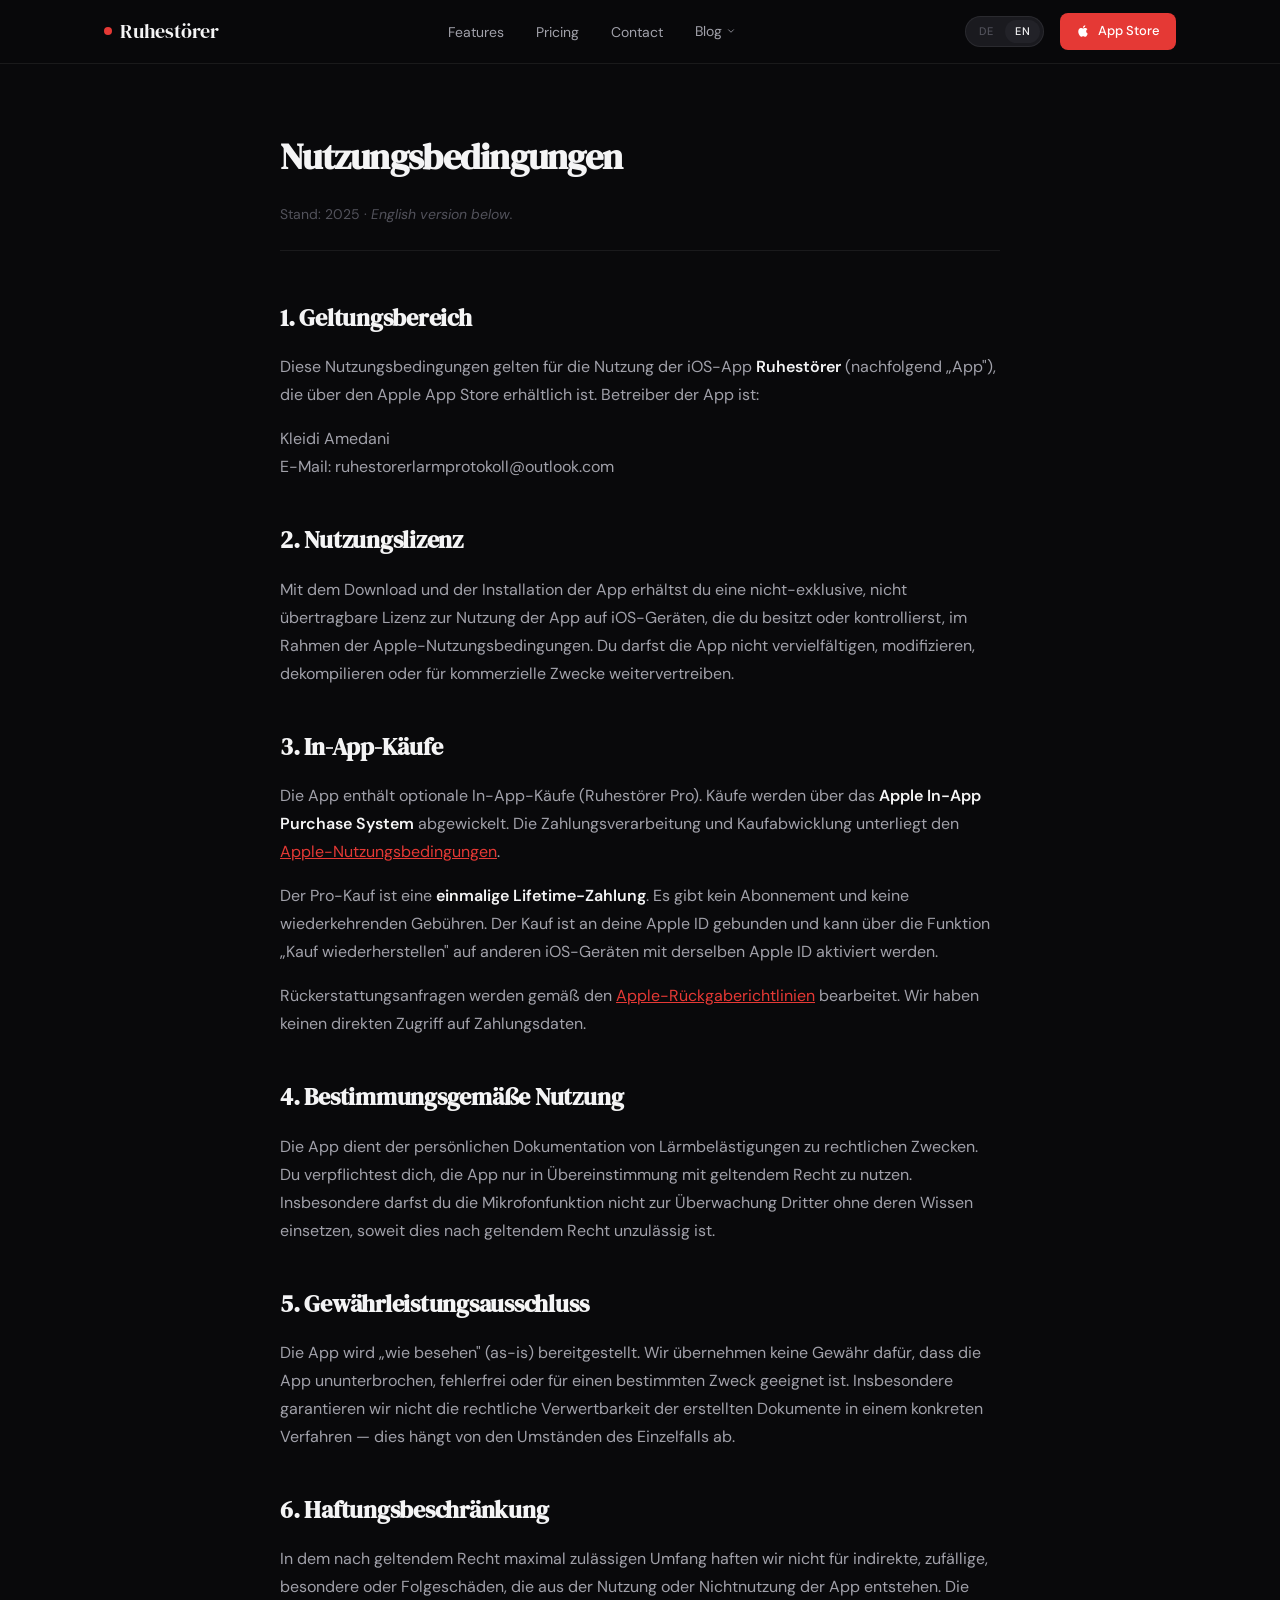
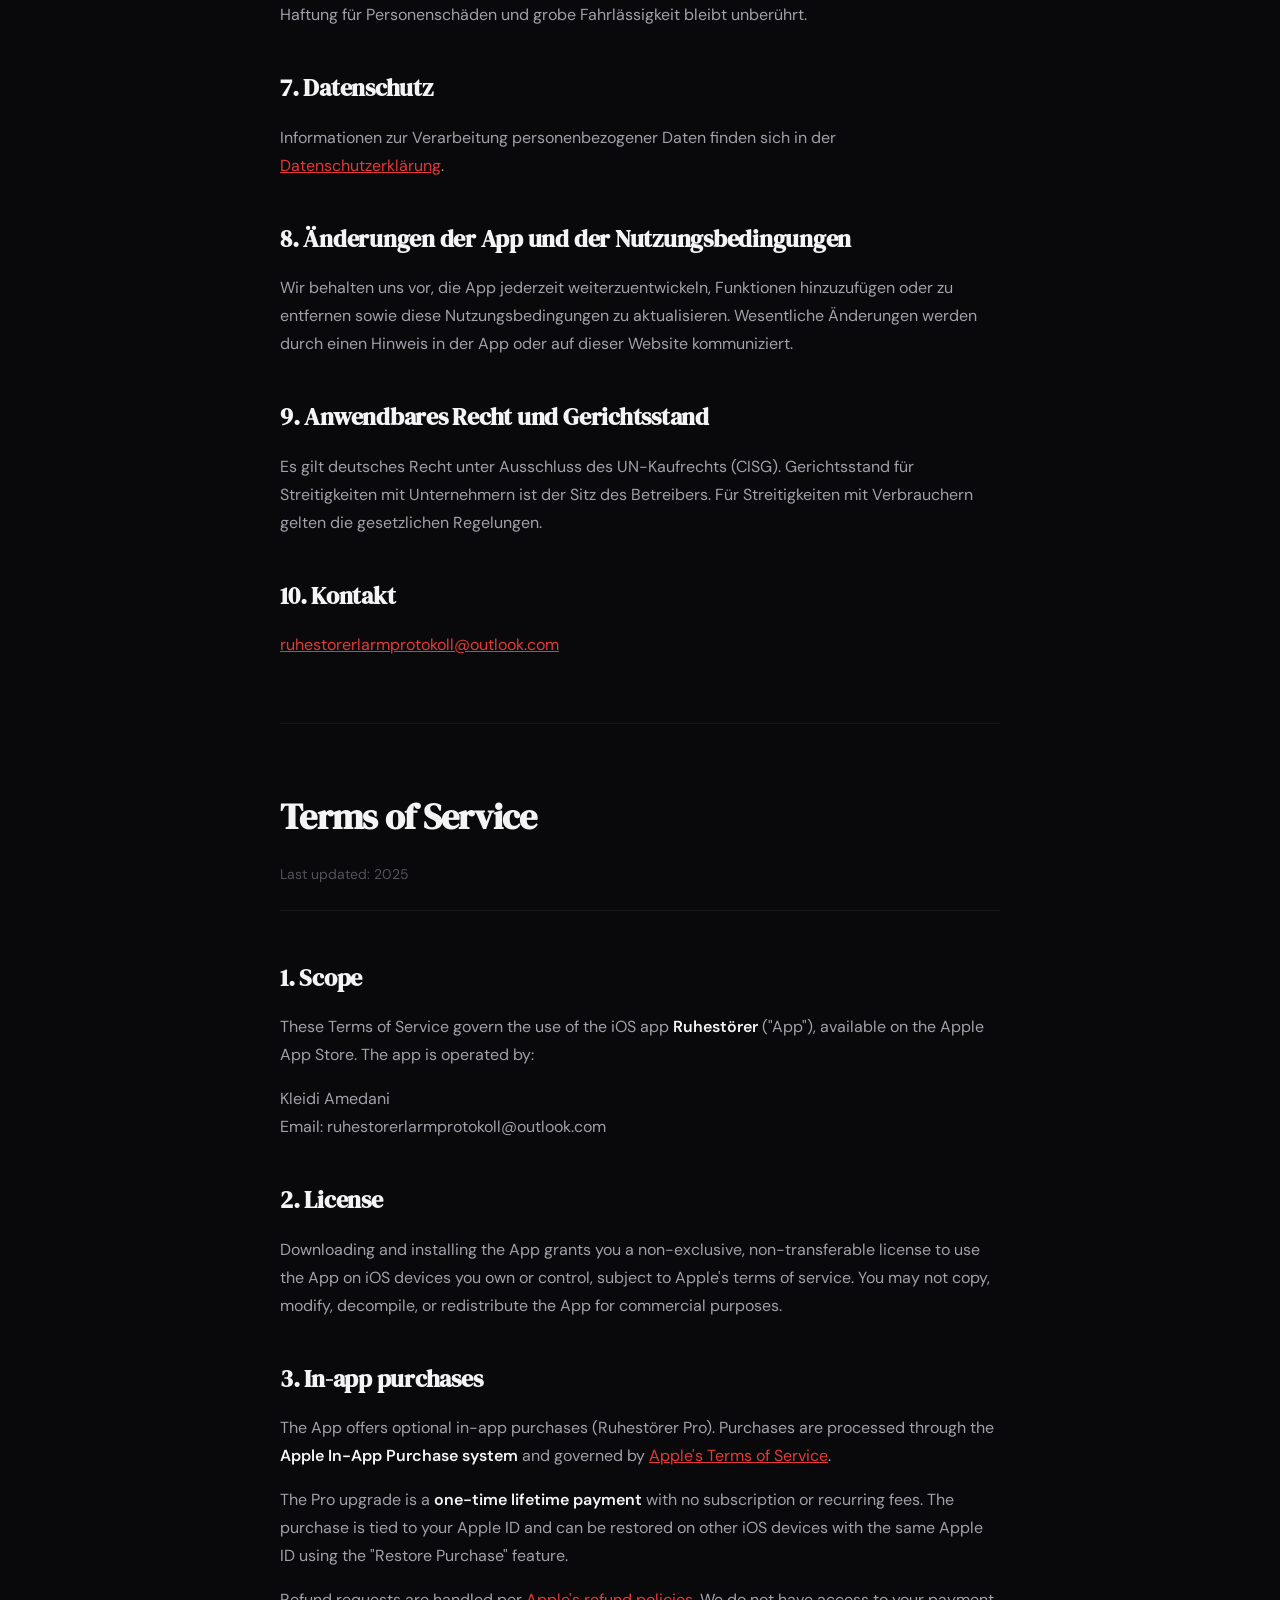
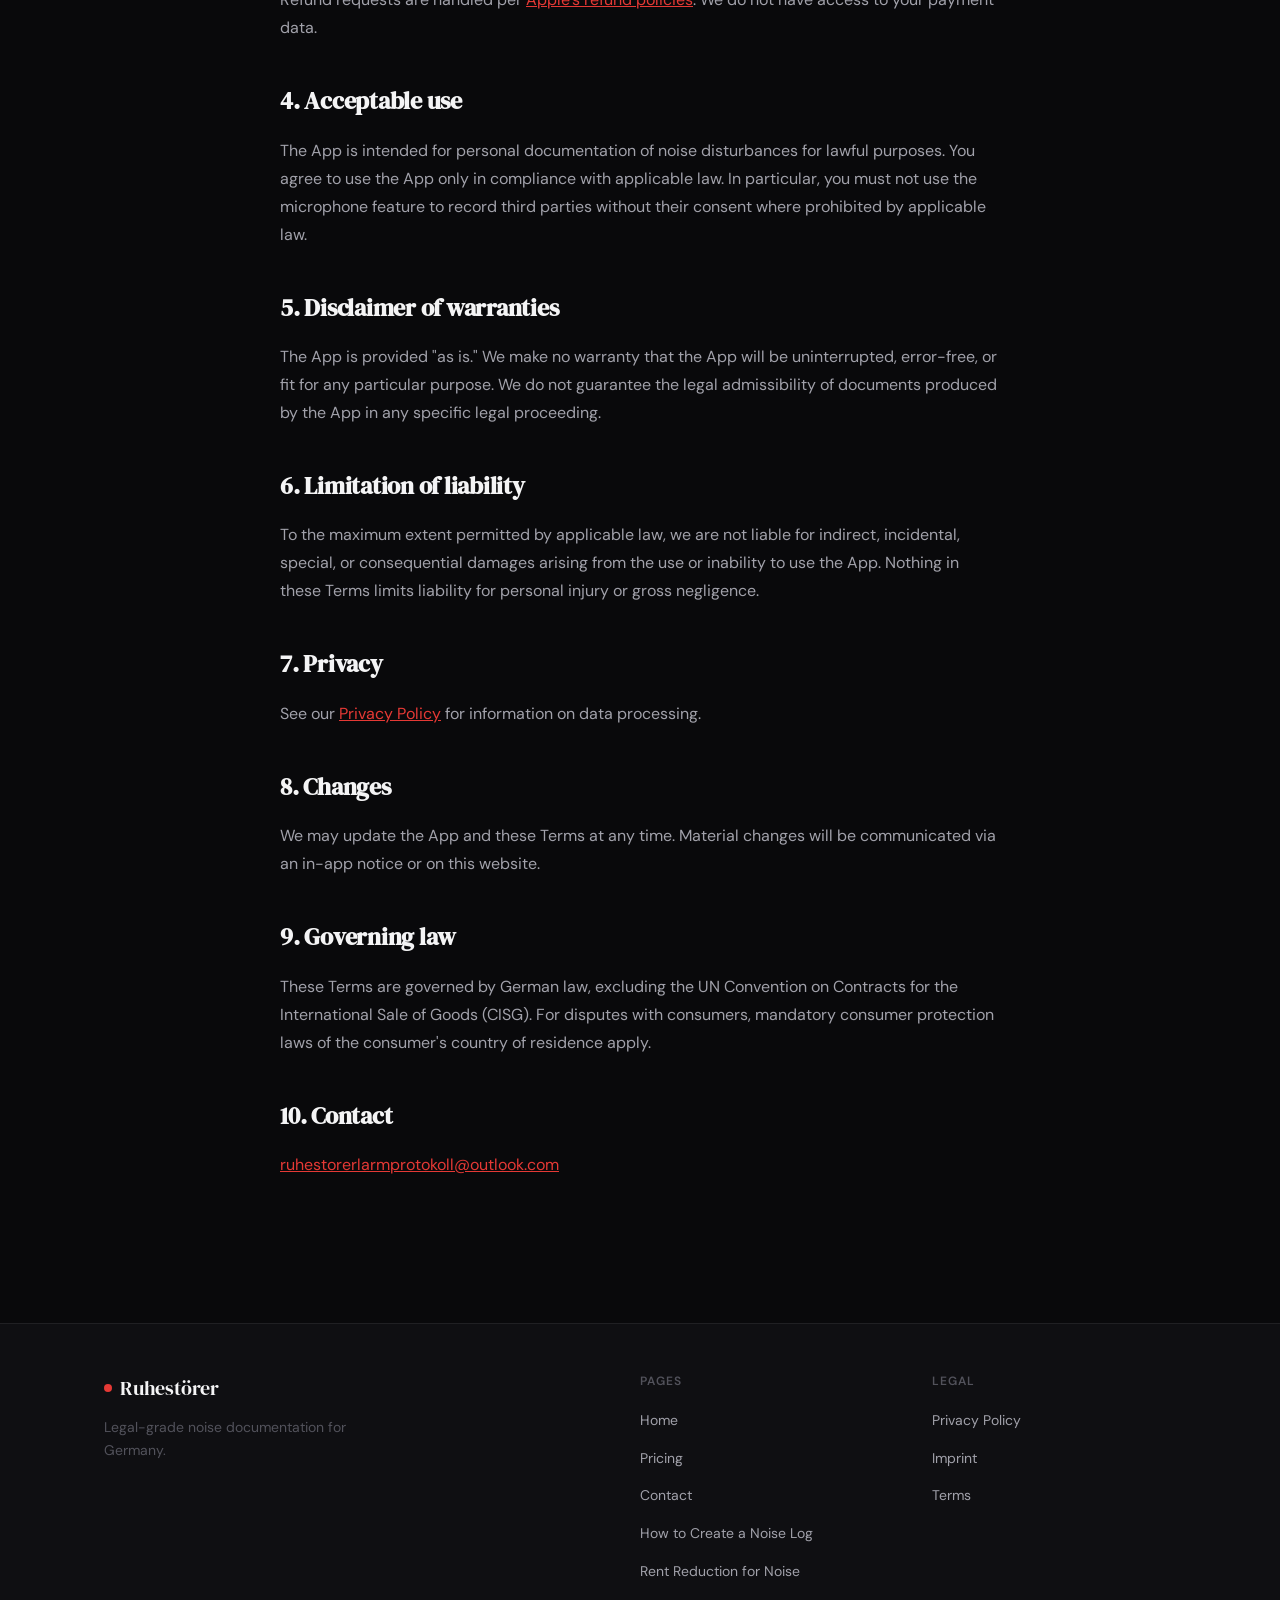
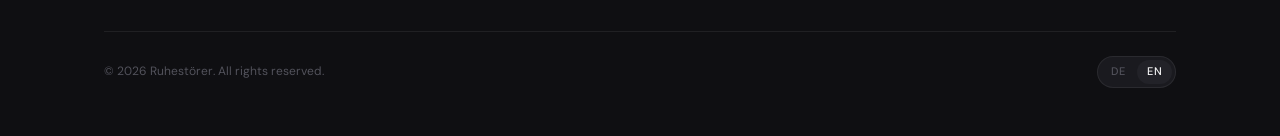
<file: terms.html>
<!DOCTYPE html>
<html lang="de">
<head>
  <meta charset="UTF-8" />
  <meta name="viewport" content="width=device-width, initial-scale=1.0" />
  <title>AGB & Nutzungsbedingungen — Ruhestörer iOS-App</title>
  <meta name="description" content="Nutzungsbedingungen der Ruhestörer iOS-App. Pro-Kauf ist eine einmalige Lifetime-Zahlung via Apple In-App Purchase — kein Abo, wiederherstellbar auf allen iOS-Geräten." />
  <link rel="canonical" href="https://appstore-code.github.io/ruhestoerer/terms.html" />
  <link rel="icon" type="image/svg+xml" href="assets/icons/favicon.svg" />
  <link rel="preconnect" href="https://fonts.googleapis.com">
  <link rel="preconnect" href="https://fonts.gstatic.com" crossorigin>
  <link rel="preload" href="https://fonts.googleapis.com/css2?family=DM+Serif+Display:ital@0;1&family=DM+Sans:ital,opsz,wght@0,9..40,300;0,9..40,400;0,9..40,500;0,9..40,600;1,9..40,300&display=swap" as="style" onload="this.onload=null;this.rel='stylesheet'">
  <noscript><link rel="stylesheet" href="https://fonts.googleapis.com/css2?family=DM+Serif+Display:ital@0;1&family=DM+Sans:ital,opsz,wght@0,9..40,300;0,9..40,400;0,9..40,500;0,9..40,600;1,9..40,300&display=swap"></noscript>
  <link rel="stylesheet" href="css/styles.css" />
<!-- GoatCounter analytics (cookieless, no consent banner needed) -->
<script data-goatcounter="https://ruhestoerer.goatcounter.com/count" async src="//gc.zgo.at/count.js"></script>
</head>
<body>

<div id="site-nav"></div>

<main style="padding-top:calc(var(--nav-h) + var(--space-16));padding-bottom:var(--space-32);">
  <div class="container">
    <div class="legal-content">

      <h1 class="display reveal">Nutzungsbedingungen</h1>
      <p class="updated reveal" data-delay="60">Stand: 2025 · <em>English version below.</em></p>

      <!-- ── GERMAN ─────────────────────────────────────────── -->

      <h2>1. Geltungsbereich</h2>
      <p>Diese Nutzungsbedingungen gelten für die Nutzung der iOS-App <strong>Ruhestörer</strong> (nachfolgend „App"), die über den Apple App Store erhältlich ist. Betreiber der App ist:</p>
      <p>Kleidi Amedani<br>E-Mail: ruhestorerlarmprotokoll@outlook.com</p>

      <h2>2. Nutzungslizenz</h2>
      <p>Mit dem Download und der Installation der App erhältst du eine nicht-exklusive, nicht übertragbare Lizenz zur Nutzung der App auf iOS-Geräten, die du besitzt oder kontrollierst, im Rahmen der Apple-Nutzungsbedingungen. Du darfst die App nicht vervielfältigen, modifizieren, dekompilieren oder für kommerzielle Zwecke weitervertreiben.</p>

      <h2>3. In-App-Käufe</h2>
      <p>Die App enthält optionale In-App-Käufe (Ruhestörer Pro). Käufe werden über das <strong>Apple In-App Purchase System</strong> abgewickelt. Die Zahlungsverarbeitung und Kaufabwicklung unterliegt den <a href="https://www.apple.com/legal/internet-services/itunes/de/terms.html" target="_blank" rel="noopener">Apple-Nutzungsbedingungen</a>.</p>
      <p>Der Pro-Kauf ist eine <strong>einmalige Lifetime-Zahlung</strong>. Es gibt kein Abonnement und keine wiederkehrenden Gebühren. Der Kauf ist an deine Apple ID gebunden und kann über die Funktion „Kauf wiederherstellen" auf anderen iOS-Geräten mit derselben Apple ID aktiviert werden.</p>
      <p>Rückerstattungsanfragen werden gemäß den <a href="https://support.apple.com/de-de/HT204084" target="_blank" rel="noopener">Apple-Rückgaberichtlinien</a> bearbeitet. Wir haben keinen direkten Zugriff auf Zahlungsdaten.</p>

      <h2>4. Bestimmungsgemäße Nutzung</h2>
      <p>Die App dient der persönlichen Dokumentation von Lärmbelästigungen zu rechtlichen Zwecken. Du verpflichtest dich, die App nur in Übereinstimmung mit geltendem Recht zu nutzen. Insbesondere darfst du die Mikrofonfunktion nicht zur Überwachung Dritter ohne deren Wissen einsetzen, soweit dies nach geltendem Recht unzulässig ist.</p>

      <h2>5. Gewährleistungsausschluss</h2>
      <p>Die App wird „wie besehen" (as-is) bereitgestellt. Wir übernehmen keine Gewähr dafür, dass die App ununterbrochen, fehlerfrei oder für einen bestimmten Zweck geeignet ist. Insbesondere garantieren wir nicht die rechtliche Verwertbarkeit der erstellten Dokumente in einem konkreten Verfahren — dies hängt von den Umständen des Einzelfalls ab.</p>

      <h2>6. Haftungsbeschränkung</h2>
      <p>In dem nach geltendem Recht maximal zulässigen Umfang haften wir nicht für indirekte, zufällige, besondere oder Folgeschäden, die aus der Nutzung oder Nichtnutzung der App entstehen. Die Haftung für Personenschäden und grobe Fahrlässigkeit bleibt unberührt.</p>

      <h2>7. Datenschutz</h2>
      <p>Informationen zur Verarbeitung personenbezogener Daten finden sich in der <a href="privacy.html">Datenschutzerklärung</a>.</p>

      <h2>8. Änderungen der App und der Nutzungsbedingungen</h2>
      <p>Wir behalten uns vor, die App jederzeit weiterzuentwickeln, Funktionen hinzuzufügen oder zu entfernen sowie diese Nutzungsbedingungen zu aktualisieren. Wesentliche Änderungen werden durch einen Hinweis in der App oder auf dieser Website kommuniziert.</p>

      <h2>9. Anwendbares Recht und Gerichtsstand</h2>
      <p>Es gilt deutsches Recht unter Ausschluss des UN-Kaufrechts (CISG). Gerichtsstand für Streitigkeiten mit Unternehmern ist der Sitz des Betreibers. Für Streitigkeiten mit Verbrauchern gelten die gesetzlichen Regelungen.</p>

      <h2>10. Kontakt</h2>
      <p><a href="mailto:ruhestorerlarmprotokoll@outlook.com">ruhestorerlarmprotokoll@outlook.com</a></p>

      <hr style="border:none;border-top:1px solid var(--border);margin-block:var(--space-16);" />

      <!-- ── ENGLISH ─────────────────────────────────────────── -->
      <h1 class="display" style="margin-top:0;">Terms of Service</h1>
      <p class="updated">Last updated: 2025</p>

      <h2>1. Scope</h2>
      <p>These Terms of Service govern the use of the iOS app <strong>Ruhestörer</strong> ("App"), available on the Apple App Store. The app is operated by:</p>
      <p>Kleidi Amedani<br>Email: ruhestorerlarmprotokoll@outlook.com</p>

      <h2>2. License</h2>
      <p>Downloading and installing the App grants you a non-exclusive, non-transferable license to use the App on iOS devices you own or control, subject to Apple's terms of service. You may not copy, modify, decompile, or redistribute the App for commercial purposes.</p>

      <h2>3. In-app purchases</h2>
      <p>The App offers optional in-app purchases (Ruhestörer Pro). Purchases are processed through the <strong>Apple In-App Purchase system</strong> and governed by <a href="https://www.apple.com/legal/internet-services/itunes/en/terms.html" target="_blank" rel="noopener">Apple's Terms of Service</a>.</p>
      <p>The Pro upgrade is a <strong>one-time lifetime payment</strong> with no subscription or recurring fees. The purchase is tied to your Apple ID and can be restored on other iOS devices with the same Apple ID using the "Restore Purchase" feature.</p>
      <p>Refund requests are handled per <a href="https://support.apple.com/en-us/HT204084" target="_blank" rel="noopener">Apple's refund policies</a>. We do not have access to your payment data.</p>

      <h2>4. Acceptable use</h2>
      <p>The App is intended for personal documentation of noise disturbances for lawful purposes. You agree to use the App only in compliance with applicable law. In particular, you must not use the microphone feature to record third parties without their consent where prohibited by applicable law.</p>

      <h2>5. Disclaimer of warranties</h2>
      <p>The App is provided "as is." We make no warranty that the App will be uninterrupted, error-free, or fit for any particular purpose. We do not guarantee the legal admissibility of documents produced by the App in any specific legal proceeding.</p>

      <h2>6. Limitation of liability</h2>
      <p>To the maximum extent permitted by applicable law, we are not liable for indirect, incidental, special, or consequential damages arising from the use or inability to use the App. Nothing in these Terms limits liability for personal injury or gross negligence.</p>

      <h2>7. Privacy</h2>
      <p>See our <a href="privacy.html">Privacy Policy</a> for information on data processing.</p>

      <h2>8. Changes</h2>
      <p>We may update the App and these Terms at any time. Material changes will be communicated via an in-app notice or on this website.</p>

      <h2>9. Governing law</h2>
      <p>These Terms are governed by German law, excluding the UN Convention on Contracts for the International Sale of Goods (CISG). For disputes with consumers, mandatory consumer protection laws of the consumer's country of residence apply.</p>

      <h2>10. Contact</h2>
      <p><a href="mailto:ruhestorerlarmprotokoll@outlook.com">ruhestorerlarmprotokoll@outlook.com</a></p>

    </div>
  </div>
</main>

<div id="site-footer"></div>

<script>window.SITE_ROOT = ''; window.NAV_ALWAYS_SCROLLED = true;</script>
<script src="js/partials.js"></script>
</body>
</html>
</file>
<file: css/styles.css>
/* ============================================================
   RUHESTÖRER — Design System
   Dark theme, red accent, editorial precision
   ============================================================ */

@import url('https://fonts.googleapis.com/css2?family=DM+Serif+Display:ital@0;1&family=DM+Sans:ital,opsz,wght@0,9..40,300;0,9..40,400;0,9..40,500;0,9..40,600;1,9..40,300&display=swap');

/* ── Custom Easing (Emil) ─────────────────────────────────── */
:root {
  --ease-out: cubic-bezier(0.23, 1, 0.32, 1);
  --ease-in-out: cubic-bezier(0.77, 0, 0.175, 1);
  --ease-drawer: cubic-bezier(0.32, 0.72, 0, 1);

  /* ── Color Tokens ─────────────────────────────────────── */
  --bg:         #09090B;
  --bg-subtle:  #0F0F12;
  --surface:    #131316;
  --surface2:   #1A1A1F;
  --surface3:   #222228;
  --border:     rgba(255,255,255,0.07);
  --border-mid: rgba(255,255,255,0.12);

  --text-primary:   #F4F4F5;
  --text-secondary: #A1A1AA;
  --text-muted:     #52525B;

  --accent:       #E53935;
  --accent-dim:   rgba(229, 57, 53, 0.15);
  --accent-glow:  rgba(229, 57, 53, 0.25);

  /* ── Typography ───────────────────────────────────────── */
  --font-display: 'DM Serif Display', Georgia, serif;
  --font-body:    'DM Sans', system-ui, sans-serif;

  --text-xs:   0.75rem;
  --text-sm:   0.875rem;
  --text-base: 1rem;
  --text-lg:   1.125rem;
  --text-xl:   1.25rem;
  --text-2xl:  1.5rem;
  --text-3xl:  1.875rem;
  --text-4xl:  2.25rem;
  --text-5xl:  3rem;
  --text-6xl:  3.75rem;
  --text-7xl:  4.5rem;

  /* ── Spacing ──────────────────────────────────────────── */
  --space-1:  0.25rem;
  --space-2:  0.5rem;
  --space-3:  0.75rem;
  --space-4:  1rem;
  --space-5:  1.25rem;
  --space-6:  1.5rem;
  --space-8:  2rem;
  --space-10: 2.5rem;
  --space-12: 3rem;
  --space-16: 4rem;
  --space-20: 5rem;
  --space-24: 6rem;
  --space-32: 8rem;

  /* ── Radii ────────────────────────────────────────────── */
  --radius-sm:  4px;
  --radius-md:  8px;
  --radius-lg:  12px;
  --radius-xl:  16px;
  --radius-2xl: 24px;
  --radius-full: 9999px;

  /* ── Layout ───────────────────────────────────────────── */
  --container: 1120px;
  --nav-h:     64px;
}

/* ── Reset ────────────────────────────────────────────────── */
*, *::before, *::after { box-sizing: border-box; margin: 0; padding: 0; }

html {
  scroll-behavior: smooth;
  -webkit-font-smoothing: antialiased;
  -moz-osx-font-smoothing: grayscale;
}

body {
  background: var(--bg);
  color: var(--text-primary);
  font-family: var(--font-body);
  font-size: var(--text-base);
  line-height: 1.6;
  min-height: 100vh;
  overflow-x: hidden;
}

img, svg { display: block; max-width: 100%; }
a { color: inherit; text-decoration: none; }
button { cursor: pointer; border: none; background: none; font: inherit; }
ul, ol { list-style: none; }

/* ── Container ────────────────────────────────────────────── */
.container {
  width: 100%;
  max-width: var(--container);
  margin-inline: auto;
  padding-inline: var(--space-6);
}

/* ── Typography Utilities ─────────────────────────────────── */
.display { font-family: var(--font-display); }
.text-accent { color: var(--accent); }
.text-secondary { color: var(--text-secondary); }
.text-muted { color: var(--text-muted); }

/* ── Navigation ───────────────────────────────────────────── */
.nav {
  position: fixed;
  top: 0; left: 0; right: 0;
  z-index: 100;
  height: var(--nav-h);
  display: flex;
  align-items: center;
  border-bottom: 1px solid transparent;
  transition: background 250ms var(--ease-out),
              border-color 250ms var(--ease-out),
              backdrop-filter 250ms var(--ease-out);
}

.nav.scrolled {
  background: rgba(9,9,11,0.85);
  border-color: var(--border);
  backdrop-filter: blur(16px);
  -webkit-backdrop-filter: blur(16px);
}

.nav-inner {
  display: flex;
  align-items: center;
  justify-content: space-between;
  width: 100%;
  max-width: var(--container);
  margin-inline: auto;
  padding-inline: var(--space-6);
}

.nav-logo {
  font-family: var(--font-display);
  font-size: var(--text-xl);
  color: var(--text-primary);
  letter-spacing: -0.01em;
  display: flex;
  align-items: center;
  gap: var(--space-2);
}

.nav-logo-dot {
  width: 8px; height: 8px;
  border-radius: 50%;
  background: var(--accent);
  flex-shrink: 0;
}

.nav-links {
  display: flex;
  align-items: center;
  gap: var(--space-8);
}

.nav-links a {
  font-size: var(--text-sm);
  font-weight: 400;
  color: var(--text-secondary);
  transition: color 150ms var(--ease-out);
}

@media (hover: hover) and (pointer: fine) {
  .nav-links a:hover { color: var(--text-primary); }
}

/* Nav dropdown (Ratgeber) */
.nav-dropdown { position: relative; }

.nav-dropdown-trigger {
  display: flex;
  align-items: center;
  gap: var(--space-1);
  font-family: var(--font-body);
  font-size: var(--text-sm);
  font-weight: 400;
  color: var(--text-secondary);
  background: none;
  border: none;
  cursor: pointer;
  transition: color 150ms var(--ease-out);
}

.nav-dropdown-trigger svg { transition: transform 200ms var(--ease-out); }

@media (hover: hover) and (pointer: fine) {
  .nav-dropdown-trigger:hover { color: var(--text-primary); }
  .nav-dropdown:hover .nav-dropdown-trigger svg { transform: rotate(180deg); }
}

.nav-dropdown.open .nav-dropdown-trigger svg { transform: rotate(180deg); }

.nav-dropdown-menu {
  position: absolute;
  top: calc(100% + var(--space-4));
  right: 0;
  min-width: 260px;
  background: var(--surface2);
  border: 1px solid var(--border);
  border-radius: var(--radius-lg);
  padding: var(--space-2);
  box-shadow: 0 20px 40px rgba(0,0,0,0.5);
  opacity: 0;
  visibility: hidden;
  transform: translateY(-4px);
  transition: opacity 180ms var(--ease-out),
              transform 180ms var(--ease-out),
              visibility 180ms;
}

.nav-dropdown.open .nav-dropdown-menu {
  opacity: 1;
  visibility: visible;
  transform: translateY(0);
}

@media (hover: hover) and (pointer: fine) {
  .nav-dropdown:hover .nav-dropdown-menu {
    opacity: 1;
    visibility: visible;
    transform: translateY(0);
  }
}

.nav-dropdown-menu a {
  display: block;
  padding: var(--space-3) var(--space-4);
  font-size: var(--text-sm);
  line-height: 1.4;
  color: var(--text-secondary);
  border-radius: var(--radius-md);
  transition: background 150ms var(--ease-out), color 150ms var(--ease-out);
}

@media (hover: hover) and (pointer: fine) {
  .nav-dropdown-menu a:hover { background: var(--surface3); color: var(--text-primary); }
}

.nav-right {
  display: flex;
  align-items: center;
  gap: var(--space-4);
}

/* Language toggle */
.lang-toggle {
  display: flex;
  align-items: center;
  gap: 2px;
  background: var(--surface2);
  border: 1px solid var(--border);
  border-radius: var(--radius-full);
  padding: 3px;
}

.lang-btn {
  font-size: 11px;
  font-weight: 500;
  font-family: var(--font-body);
  letter-spacing: 0.04em;
  color: var(--text-muted);
  padding: 3px 10px;
  border-radius: var(--radius-full);
  transition: background 150ms var(--ease-out),
              color 150ms var(--ease-out);
}

.lang-btn.active {
  background: var(--surface3);
  color: var(--text-primary);
}

@media (hover: hover) and (pointer: fine) {
  .lang-btn:not(.active):hover { color: var(--text-secondary); }
}

/* Mobile nav toggle */
.nav-hamburger {
  display: none;
  flex-direction: column;
  gap: 5px;
  padding: var(--space-2);
}

.nav-hamburger span {
  display: block;
  width: 22px; height: 1.5px;
  background: var(--text-secondary);
  border-radius: 2px;
  transition: transform 200ms var(--ease-out), opacity 200ms var(--ease-out);
}

/* ── Buttons ──────────────────────────────────────────────── */
.btn {
  display: inline-flex;
  align-items: center;
  justify-content: center;
  gap: var(--space-2);
  font-family: var(--font-body);
  font-size: var(--text-sm);
  font-weight: 500;
  border-radius: var(--radius-md);
  padding: 10px 20px;
  transition: transform 100ms var(--ease-out),
              background 150ms var(--ease-out),
              opacity 150ms var(--ease-out),
              box-shadow 150ms var(--ease-out);
  white-space: nowrap;
}

.btn:active { transform: scale(0.97); }

.btn-primary {
  background: var(--accent);
  color: #fff;
}

@media (hover: hover) and (pointer: fine) {
  .btn-primary:hover {
    background: #D32F2F;
    box-shadow: 0 0 24px var(--accent-glow);
  }
}

.btn-secondary {
  background: var(--surface2);
  color: var(--text-primary);
  border: 1px solid var(--border-mid);
}

@media (hover: hover) and (pointer: fine) {
  .btn-secondary:hover {
    background: var(--surface3);
    border-color: rgba(255,255,255,0.18);
  }
}

.btn-ghost {
  color: var(--text-secondary);
  padding: 10px 14px;
}

@media (hover: hover) and (pointer: fine) {
  .btn-ghost:hover { color: var(--text-primary); }
}

.btn-lg {
  font-size: var(--text-base);
  padding: 14px 28px;
  border-radius: var(--radius-lg);
}

/* ── Section helpers ──────────────────────────────────────── */
.section {
  padding-block: var(--space-32);
}

.section-sm {
  padding-block: var(--space-20);
}

.section-label {
  font-size: var(--text-xs);
  font-weight: 600;
  letter-spacing: 0.1em;
  text-transform: uppercase;
  color: var(--accent);
  margin-bottom: var(--space-4);
}

.section-title {
  font-family: var(--font-display);
  font-size: clamp(var(--text-3xl), 4vw, var(--text-5xl));
  line-height: 1.1;
  letter-spacing: -0.02em;
  color: var(--text-primary);
  margin-bottom: var(--space-4);
}

.section-subtitle {
  font-size: var(--text-lg);
  color: var(--text-secondary);
  max-width: 540px;
  line-height: 1.65;
}

/* ── Divider ──────────────────────────────────────────────── */
.divider {
  border: none;
  border-top: 1px solid var(--border);
  margin-block: 0;
}

/* ── Cards ────────────────────────────────────────────────── */
.card {
  background: var(--surface);
  border: 1px solid var(--border);
  border-radius: var(--radius-xl);
  padding: var(--space-6);
  transition: border-color 200ms var(--ease-out),
              background 200ms var(--ease-out);
}

@media (hover: hover) and (pointer: fine) {
  .card:hover {
    border-color: var(--border-mid);
    background: var(--surface2);
  }
}

/* ── Feature grid ─────────────────────────────────────────── */
.features-grid {
  display: grid;
  grid-template-columns: repeat(3, 1fr);
  gap: var(--space-4);
}

.feature-card {
  background: var(--surface);
  border: 1px solid var(--border);
  border-radius: var(--radius-xl);
  padding: var(--space-6);
  transition: border-color 200ms var(--ease-out),
              transform 200ms var(--ease-out);
}

@media (hover: hover) and (pointer: fine) {
  .feature-card:hover {
    border-color: var(--border-mid);
    transform: translateY(-2px);
  }
}

.feature-icon {
  width: 40px; height: 40px;
  background: var(--accent-dim);
  border-radius: var(--radius-md);
  display: flex;
  align-items: center;
  justify-content: center;
  margin-bottom: var(--space-4);
}

.feature-icon svg {
  stroke: var(--accent);
}

.feature-title {
  font-size: var(--text-base);
  font-weight: 600;
  color: var(--text-primary);
  margin-bottom: var(--space-2);
}

.feature-desc {
  font-size: var(--text-sm);
  color: var(--text-secondary);
  line-height: 1.6;
}

/* ── Hero phone mockup ────────────────────────────────────── */
.hero-visual {
  position: relative;
  width: 280px;
  flex-shrink: 0;
}

.phone-frame {
  width: 280px;
  height: 560px;
  background: var(--surface);
  border: 1.5px solid var(--border-mid);
  border-radius: 44px;
  position: relative;
  overflow: hidden;
  box-shadow: 0 40px 80px rgba(0,0,0,0.6),
              0 0 0 1px rgba(255,255,255,0.04) inset;
}

.phone-notch {
  position: absolute;
  top: 16px; left: 50%;
  transform: translateX(-50%);
  width: 90px; height: 28px;
  background: var(--bg);
  border-radius: var(--radius-full);
  z-index: 2;
}

.phone-screen {
  position: absolute;
  inset: 0;
  padding: 60px var(--space-4) var(--space-6);
  display: flex;
  flex-direction: column;
  gap: var(--space-3);
}

/* ── Waveform animation ───────────────────────────────────── */
.waveform {
  display: flex;
  align-items: center;
  justify-content: center;
  gap: 3px;
  height: 48px;
}

.wave-bar {
  width: 3px;
  border-radius: 2px;
  background: var(--accent);
  animation: wave 1.2s ease-in-out infinite;
  transform-origin: center bottom;
}

@keyframes wave {
  0%, 100% { transform: scaleY(0.2); opacity: 0.4; }
  50%       { transform: scaleY(1);   opacity: 1; }
}

/* ── Noise badge ──────────────────────────────────────────── */
.noise-badge {
  display: inline-flex;
  align-items: center;
  gap: var(--space-2);
  background: var(--accent-dim);
  border: 1px solid rgba(229,57,53,0.25);
  border-radius: var(--radius-full);
  padding: 4px 12px;
  font-size: var(--text-xs);
  font-weight: 500;
  color: var(--accent);
}

/* ── Glow effect ──────────────────────────────────────────── */
.glow-red {
  position: absolute;
  width: 400px; height: 400px;
  background: radial-gradient(circle, rgba(229,57,53,0.12) 0%, transparent 70%);
  border-radius: 50%;
  pointer-events: none;
  filter: blur(40px);
}

/* ── Footer ───────────────────────────────────────────────── */
.footer {
  background: var(--bg-subtle);
  border-top: 1px solid var(--border);
  padding-block: var(--space-12);
}

.footer-inner {
  display: grid;
  grid-template-columns: 2fr 1fr 1fr;
  gap: var(--space-12);
}

.footer-brand p {
  font-size: var(--text-sm);
  color: var(--text-muted);
  max-width: 280px;
  line-height: 1.65;
  margin-top: var(--space-3);
}

.footer-col-title {
  font-size: var(--text-xs);
  font-weight: 600;
  letter-spacing: 0.08em;
  text-transform: uppercase;
  color: var(--text-muted);
  margin-bottom: var(--space-4);
}

.footer-col ul {
  display: flex;
  flex-direction: column;
  gap: var(--space-3);
}

.footer-col a {
  font-size: var(--text-sm);
  color: var(--text-secondary);
  transition: color 150ms var(--ease-out);
}

@media (hover: hover) and (pointer: fine) {
  .footer-col a:hover { color: var(--text-primary); }
}

.footer-bottom {
  margin-top: var(--space-12);
  padding-top: var(--space-6);
  border-top: 1px solid var(--border);
  display: flex;
  align-items: center;
  justify-content: space-between;
}

.footer-bottom p {
  font-size: var(--text-xs);
  color: var(--text-muted);
}

/* ── Scroll reveal ────────────────────────────────────────── */
.reveal {
  opacity: 0;
  transform: translateY(16px);
  transition: opacity 400ms var(--ease-out),
              transform 400ms var(--ease-out);
}

.reveal.visible {
  opacity: 1;
  transform: translateY(0);
}

@media (prefers-reduced-motion: reduce) {
  .reveal {
    opacity: 1;
    transform: none;
    transition: none;
  }
}

/* ── Pricing ──────────────────────────────────────────────── */
.pricing-grid {
  display: grid;
  grid-template-columns: 1fr 1fr;
  gap: var(--space-6);
  max-width: 720px;
  margin-inline: auto;
}

.pricing-card {
  background: var(--surface);
  border: 1px solid var(--border);
  border-radius: var(--radius-2xl);
  padding: var(--space-8);
  position: relative;
}

.pricing-card.featured {
  border-color: rgba(229,57,53,0.35);
  background: linear-gradient(135deg, var(--surface2) 0%, rgba(229,57,53,0.05) 100%);
}

.pricing-badge {
  position: absolute;
  top: -12px;
  left: 50%;
  transform: translateX(-50%);
  background: var(--accent);
  color: #fff;
  font-size: 11px;
  font-weight: 600;
  letter-spacing: 0.06em;
  text-transform: uppercase;
  padding: 4px 14px;
  border-radius: var(--radius-full);
  white-space: nowrap;
}

.pricing-tier {
  font-size: var(--text-xs);
  font-weight: 600;
  letter-spacing: 0.1em;
  text-transform: uppercase;
  color: var(--text-muted);
  margin-bottom: var(--space-3);
}

.pricing-price {
  font-family: var(--font-display);
  font-size: var(--text-4xl);
  line-height: 1;
  color: var(--text-primary);
  margin-bottom: var(--space-2);
}

.pricing-price sup {
  font-size: var(--text-lg);
  vertical-align: super;
}

.pricing-cadence {
  font-size: var(--text-sm);
  color: var(--text-secondary);
  margin-bottom: var(--space-6);
}

.pricing-features {
  display: flex;
  flex-direction: column;
  gap: var(--space-3);
  margin-bottom: var(--space-8);
}

.pricing-feature {
  display: flex;
  align-items: flex-start;
  gap: var(--space-3);
  font-size: var(--text-sm);
  color: var(--text-secondary);
}

.pricing-feature-check {
  flex-shrink: 0;
  width: 18px; height: 18px;
  margin-top: 1px;
}

.pricing-feature.included { color: var(--text-primary); }
.pricing-feature.excluded { opacity: 0.4; }

/* ── Steps ────────────────────────────────────────────────── */
.steps {
  display: grid;
  grid-template-columns: repeat(3, 1fr);
  gap: var(--space-6);
  position: relative;
}

.steps::before {
  content: '';
  position: absolute;
  top: 28px;
  left: calc(16.67% + 28px);
  right: calc(16.67% + 28px);
  height: 1px;
  background: linear-gradient(90deg, var(--border-mid) 0%, var(--border-mid) 50%, transparent);
  background: var(--border);
}

.step {
  display: flex;
  flex-direction: column;
  align-items: flex-start;
  gap: var(--space-4);
}

.step-num {
  width: 56px; height: 56px;
  border-radius: 50%;
  background: var(--surface2);
  border: 1px solid var(--border-mid);
  display: flex;
  align-items: center;
  justify-content: center;
  font-family: var(--font-display);
  font-size: var(--text-xl);
  color: var(--text-primary);
  flex-shrink: 0;
  position: relative;
  z-index: 1;
}

.step-num.accent {
  background: var(--accent-dim);
  border-color: rgba(229,57,53,0.3);
  color: var(--accent);
}

.step-title {
  font-size: var(--text-base);
  font-weight: 600;
  color: var(--text-primary);
}

.step-desc {
  font-size: var(--text-sm);
  color: var(--text-secondary);
  line-height: 1.65;
}

/* ── FAQ ──────────────────────────────────────────────────── */
.faq-item {
  border-top: 1px solid var(--border);
}

.faq-question {
  width: 100%;
  display: flex;
  align-items: center;
  justify-content: space-between;
  gap: var(--space-4);
  padding-block: var(--space-5);
  font-size: var(--text-base);
  font-weight: 500;
  color: var(--text-primary);
  text-align: left;
  transition: color 150ms var(--ease-out);
}

@media (hover: hover) and (pointer: fine) {
  .faq-question:hover { color: var(--text-secondary); }
}

.faq-icon {
  flex-shrink: 0;
  width: 20px; height: 20px;
  border-radius: 50%;
  border: 1px solid var(--border-mid);
  display: flex;
  align-items: center;
  justify-content: center;
  transition: transform 250ms var(--ease-out),
              background 150ms var(--ease-out);
}

.faq-item.open .faq-icon {
  transform: rotate(45deg);
  background: var(--accent-dim);
  border-color: rgba(229,57,53,0.3);
}

.faq-answer {
  display: grid;
  grid-template-rows: 0fr;
  transition: grid-template-rows 250ms var(--ease-out);
}

.faq-item.open .faq-answer {
  grid-template-rows: 1fr;
}

.faq-answer-inner {
  overflow: hidden;
}

.faq-answer-inner p {
  padding-bottom: var(--space-5);
  font-size: var(--text-sm);
  color: var(--text-secondary);
  line-height: 1.7;
}

/* ── Legal pages ──────────────────────────────────────────── */
.legal-content {
  max-width: 720px;
  margin-inline: auto;
}

.legal-content h1 {
  font-family: var(--font-display);
  font-size: clamp(var(--text-3xl), 4vw, var(--text-4xl));
  margin-bottom: var(--space-4);
  letter-spacing: -0.02em;
}

.legal-content .updated {
  font-size: var(--text-sm);
  color: var(--text-muted);
  margin-bottom: var(--space-12);
  padding-bottom: var(--space-6);
  border-bottom: 1px solid var(--border);
}

.legal-content h2 {
  font-family: var(--font-display);
  font-size: var(--text-2xl);
  margin-top: var(--space-10);
  margin-bottom: var(--space-4);
  letter-spacing: -0.01em;
}

.legal-content p {
  font-size: var(--text-base);
  color: var(--text-secondary);
  line-height: 1.75;
  margin-bottom: var(--space-4);
}

.legal-content ul {
  list-style: disc;
  padding-left: var(--space-6);
  margin-bottom: var(--space-4);
}

.legal-content ul li {
  font-size: var(--text-base);
  color: var(--text-secondary);
  line-height: 1.75;
  margin-bottom: var(--space-2);
}

.legal-content a { color: var(--accent); text-decoration: underline; }
.legal-content strong { color: var(--text-primary); font-weight: 600; }

.placeholder-block {
  background: rgba(229,57,53,0.08);
  border: 1px solid rgba(229,57,53,0.2);
  border-radius: var(--radius-md);
  padding: var(--space-4) var(--space-5);
  margin-block: var(--space-4);
  font-size: var(--text-sm);
  color: var(--accent);
  font-family: monospace;
}

/* ── Page header (inner pages) ───────────────────────────── */
.page-header {
  padding-top: calc(var(--nav-h) + var(--space-16));
  padding-bottom: var(--space-16);
  border-bottom: 1px solid var(--border);
}

/* ── App Store badge ──────────────────────────────────────── */
.appstore-badge {
  display: inline-flex;
  align-items: center;
  gap: var(--space-3);
  background: var(--text-primary);
  color: var(--bg);
  border-radius: var(--radius-lg);
  padding: 10px 20px;
  font-size: var(--text-sm);
  font-weight: 600;
  transition: opacity 150ms var(--ease-out),
              transform 100ms var(--ease-out);
}

.appstore-badge:active { transform: scale(0.97); }

@media (hover: hover) and (pointer: fine) {
  .appstore-badge:hover { opacity: 0.88; }
}

/* ── Responsive ───────────────────────────────────────────── */
@media (max-width: 900px) {
  .features-grid { grid-template-columns: repeat(2, 1fr); }
  .pricing-grid { grid-template-columns: 1fr; max-width: 400px; }
  .steps { grid-template-columns: 1fr; }
  .steps::before { display: none; }
  .footer-inner { grid-template-columns: 1fr 1fr; }
  .footer-inner .footer-brand { grid-column: 1 / -1; }
}

@media (max-width: 640px) {
  .nav-links { display: none; }
  .nav-hamburger { display: flex; }
  .features-grid { grid-template-columns: 1fr; }
  .footer-inner { grid-template-columns: 1fr; }
  :root { --space-32: 5rem; }
}

/* ── Mobile nav overlay ───────────────────────────────────── */
.mobile-menu {
  position: fixed;
  inset: 0;
  z-index: 99;
  background: rgba(9,9,11,0.97);
  display: flex;
  flex-direction: column;
  align-items: center;
  justify-content: center;
  gap: var(--space-8);
  opacity: 0;
  pointer-events: none;
  transition: opacity 250ms var(--ease-out);
}

.mobile-menu.open {
  opacity: 1;
  pointer-events: all;
}

.mobile-menu a {
  font-family: var(--font-display);
  font-size: var(--text-3xl);
  color: var(--text-secondary);
  transition: color 150ms var(--ease-out);
}

@media (hover: hover) and (pointer: fine) {
  .mobile-menu a:hover { color: var(--text-primary); }
}

.mobile-menu-group {
  display: flex;
  flex-direction: column;
  align-items: center;
  gap: var(--space-3);
}

.mobile-menu-label {
  font-family: var(--font-body);
  font-size: var(--text-xs);
  font-weight: 500;
  letter-spacing: 0.08em;
  text-transform: uppercase;
  color: var(--text-muted);
}

.mobile-menu-group a {
  font-size: var(--text-xl);
  text-align: center;
}
</file>
